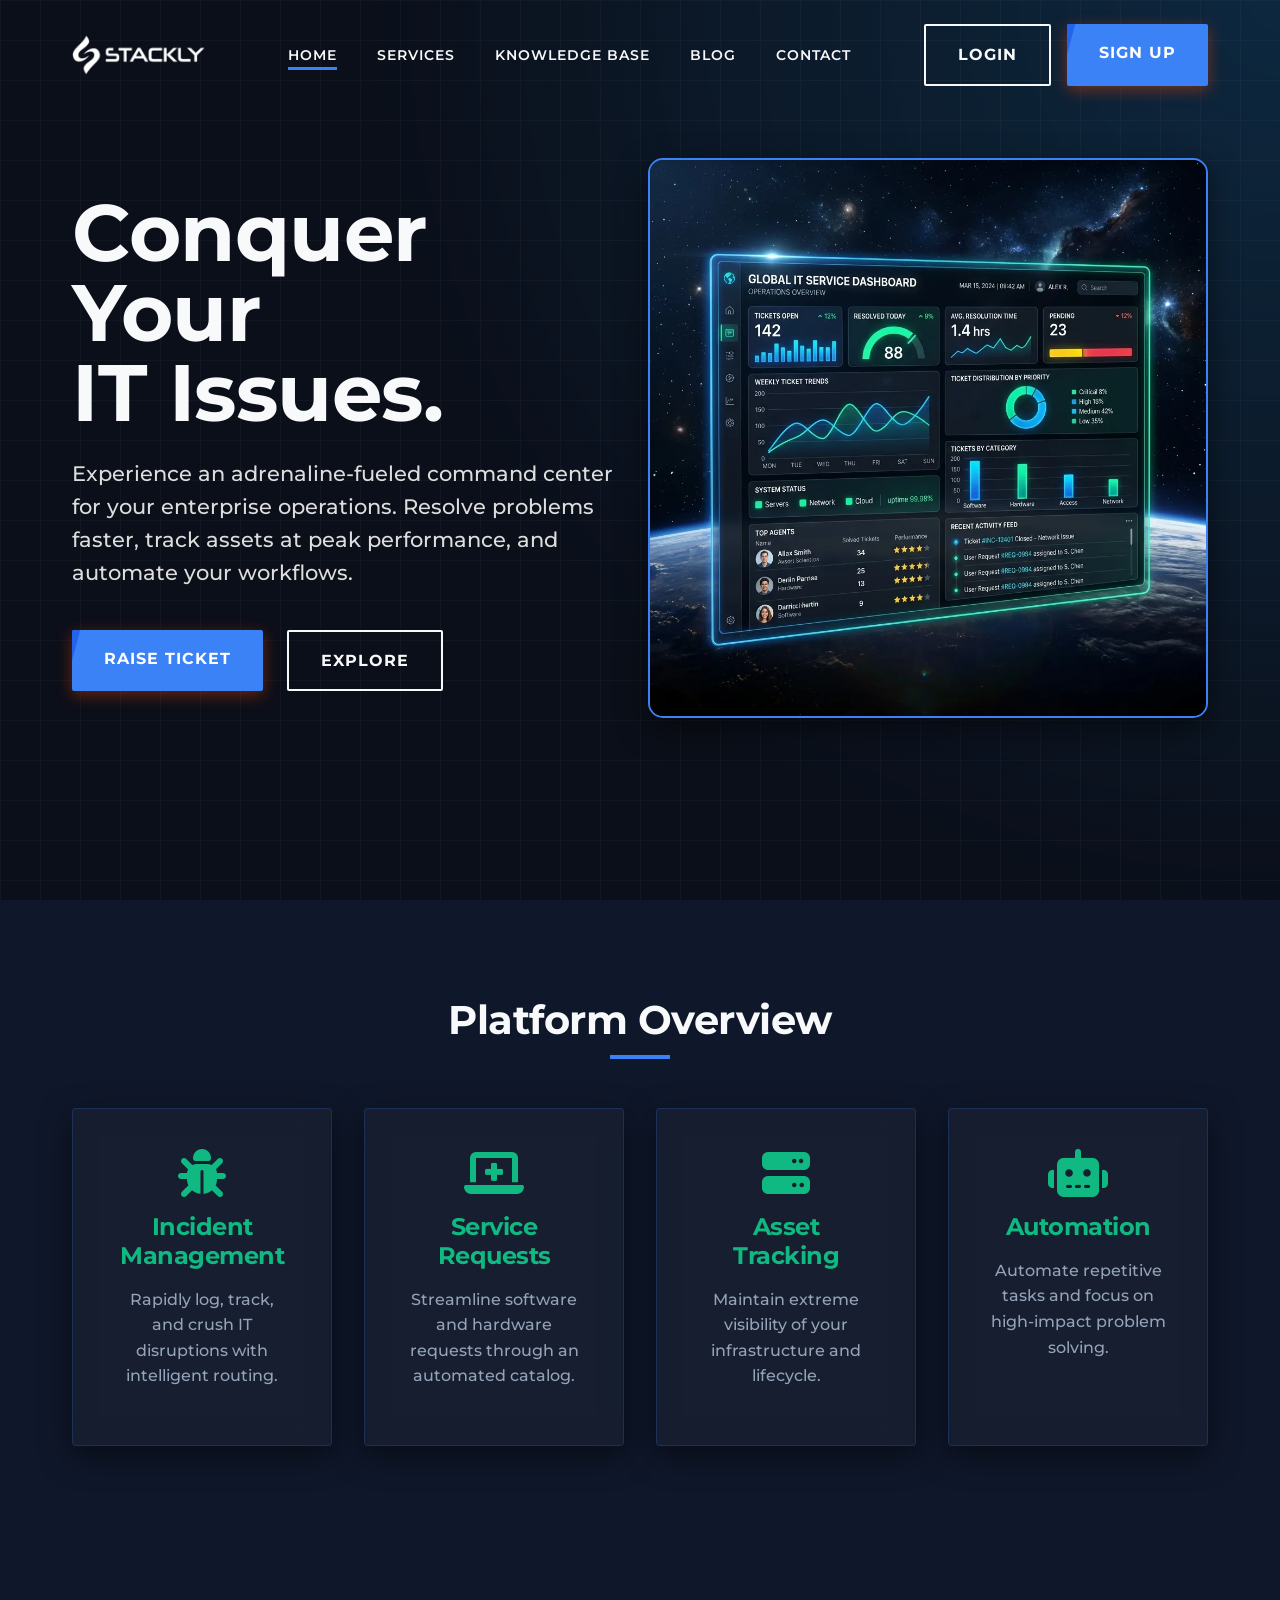
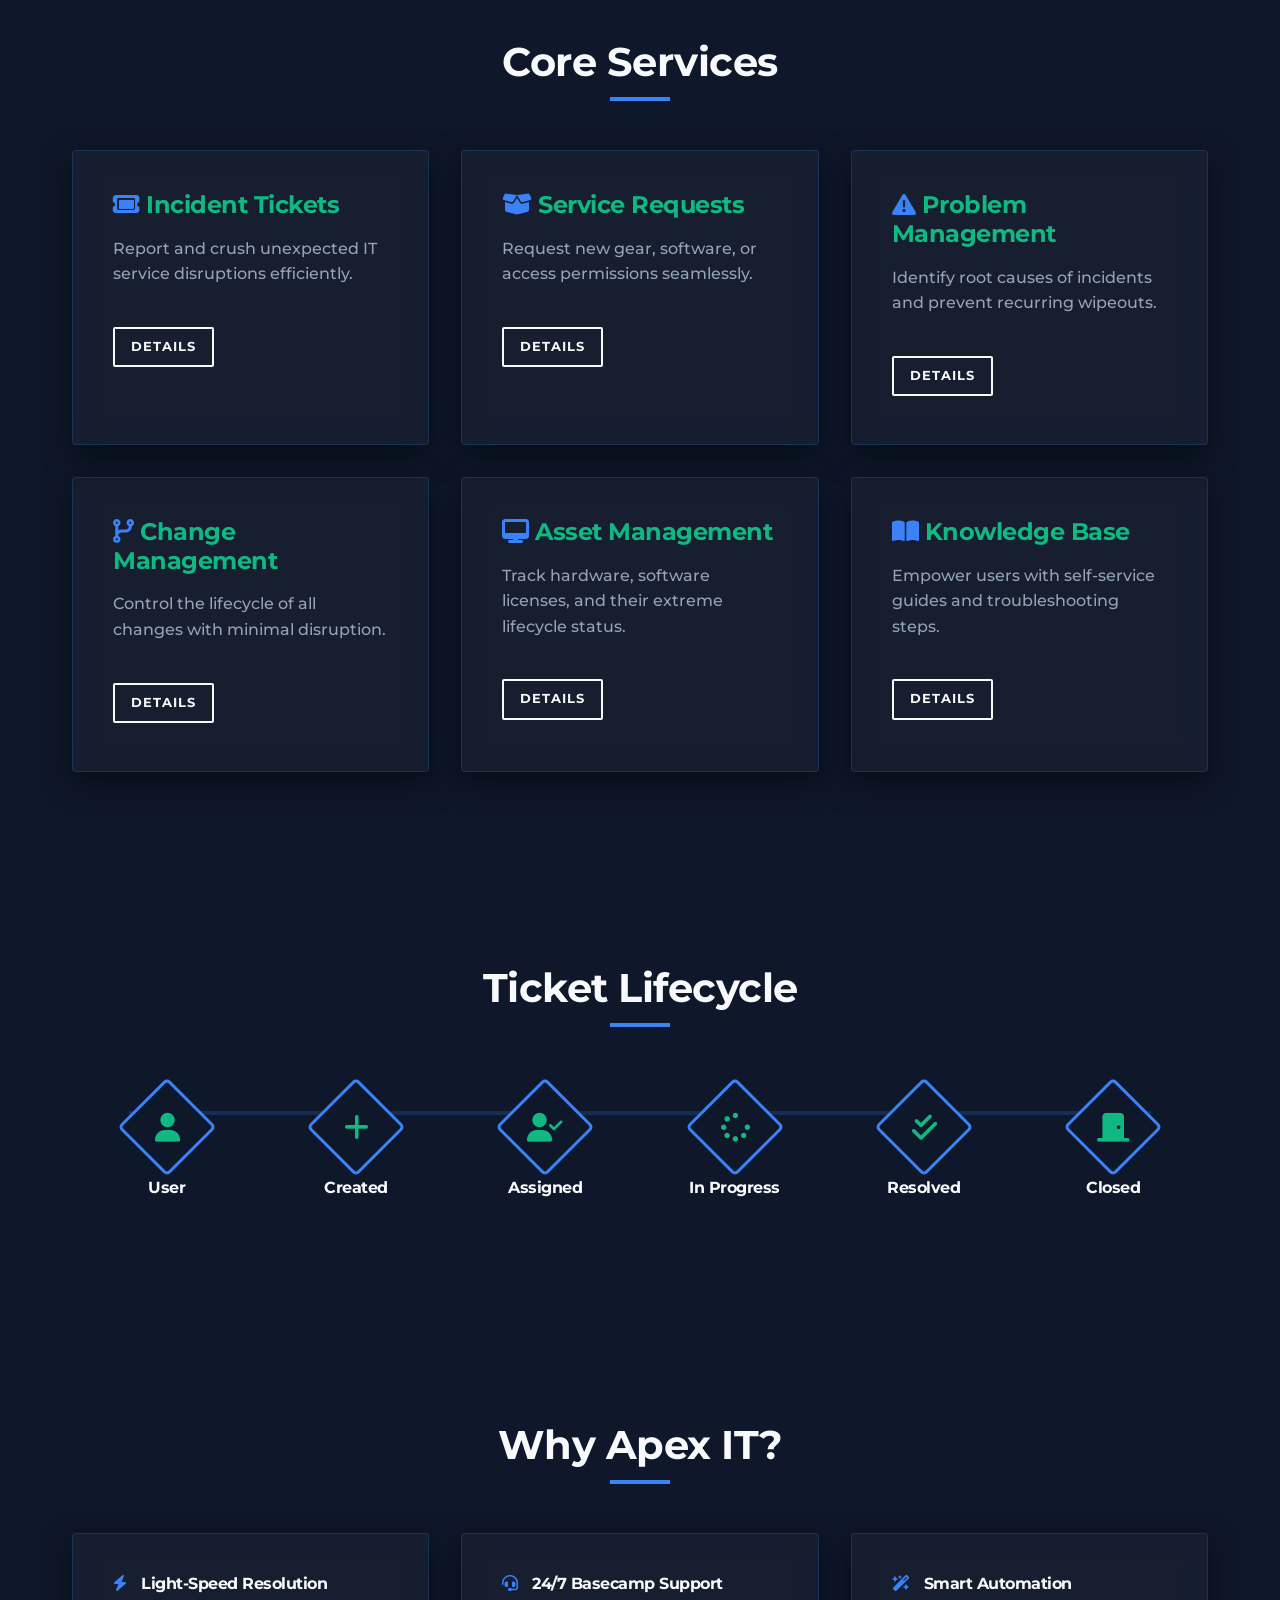
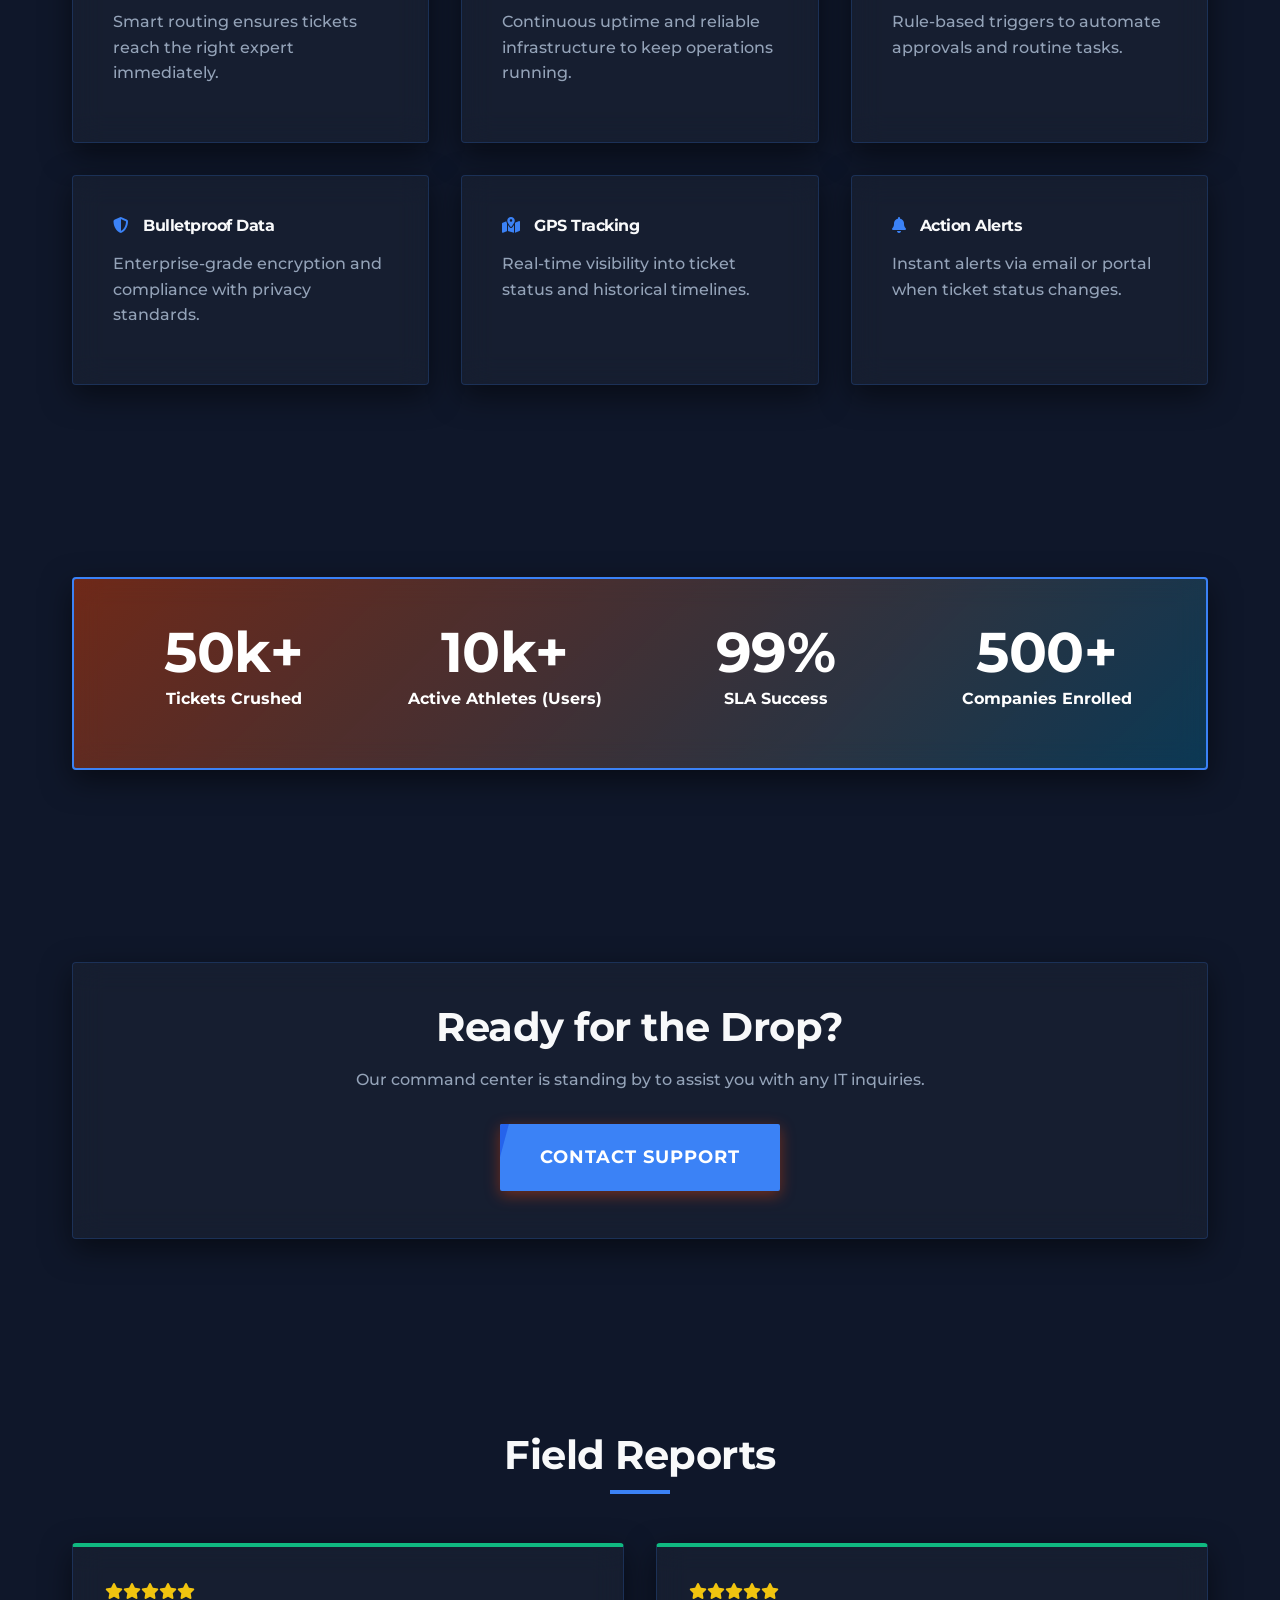
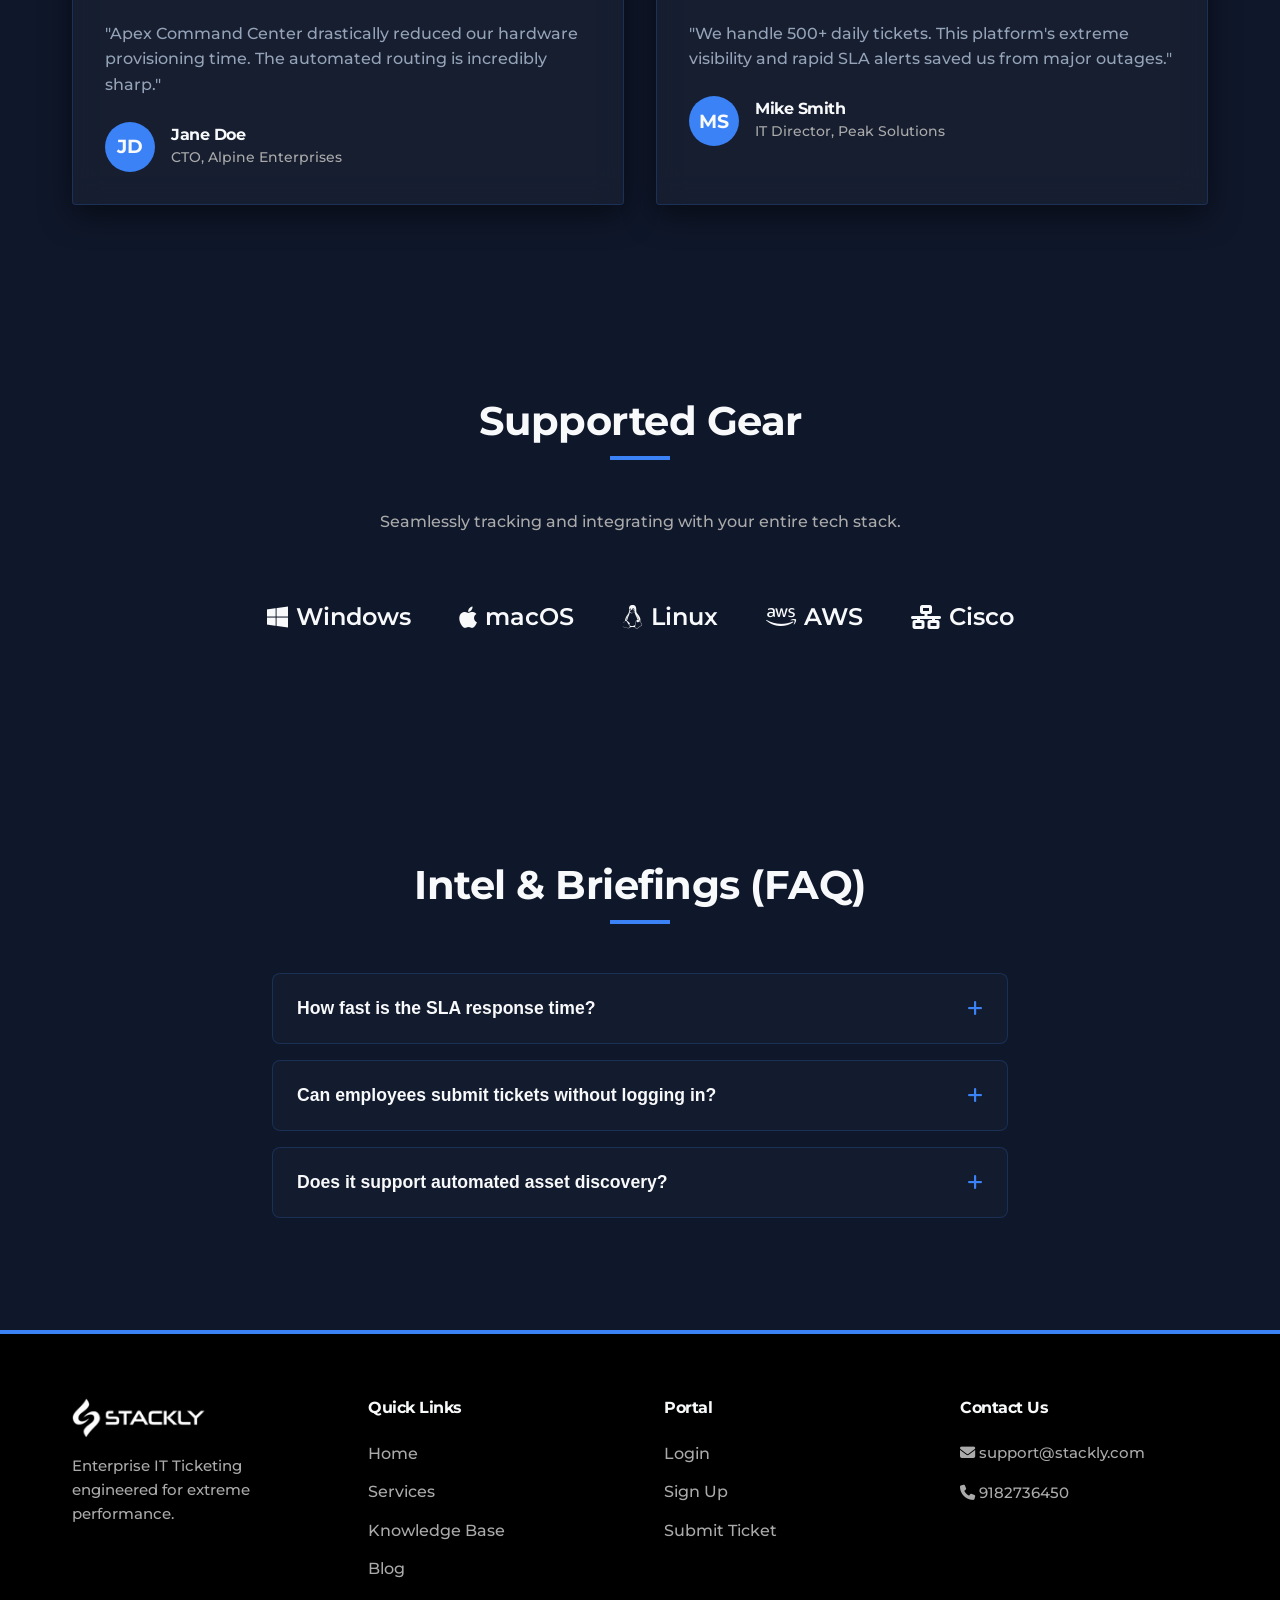
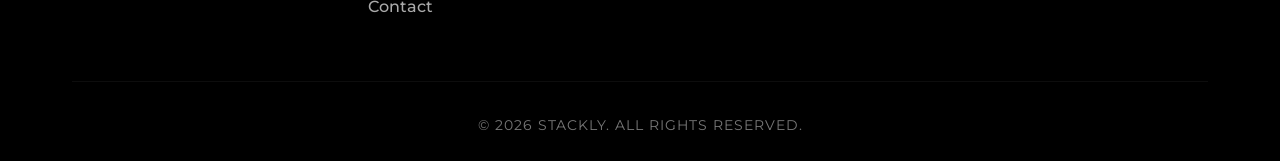
<file: index.html>
<!DOCTYPE html>
<html lang="en">
<head>
  <meta charset="UTF-8">
  <meta name="viewport" content="width=device-width, initial-scale=1.0">
  <meta name="description" content="Apex IT - Extreme IT Support Ticketing Tool">
  <title>Apex IT Ticketing | Action Command Center</title>
  
  <link rel="stylesheet" href="https://cdnjs.cloudflare.com/ajax/libs/font-awesome/6.4.0/css/all.min.css">
  <link href="https://unpkg.com/aos@2.3.1/dist/aos.css" rel="stylesheet">
  <link rel="stylesheet" href="css/style.css">
</head>
<body>
  
  <div class="sports-background"></div>
  <div class="dynamic-lines"></div>

  <header>
    <div class="container nav-container">
      <nav>
        <a href="index.html" class="logo" style="display:flex; align-items:center;"><img src="assets/logo.webp" alt="Apex IT Logo" style="height: 40px; margin-right: 10px;"></a>
        
        <ul class="nav-links">
          <li><a href="index.html" class="active">Home</a></li>
          <li><a href="services.html">Services</a></li>
          <li><a href="knowledge-base.html">Knowledge Base</a></li>
          <li><a href="blog.html">Blog</a></li>
          <li><a href="contact.html">Contact</a></li>
        </ul>
        
        <div class="nav-actions">
          <a href="login.html" class="btn btn-outline">Login</a>
          <a href="signup.html" class="btn btn-primary">Sign Up</a>
        </div>
        
        <button class="hamburger">
          <i class="fa-solid fa-bars"></i>
        </button>
      </nav>
    </div>
  </header>

  <main>
    <section class="hero" id="home">
      <div class="container grid-2-col" style="align-items: center;">
        <div class="hero-content text-left" data-aos="fade-right">
          <h1 style="text-align: left;">Conquer Your<br>IT Issues.</h1>
          <p style="text-align: left;">Experience an adrenaline-fueled command center for your enterprise operations. Resolve problems faster, track assets at peak performance, and automate your workflows.</p>
          <div class="hero-btns" style="justify-content: flex-start;">
            <a href="404.html" class="btn btn-primary">Raise Ticket</a>
            <a href="404.html" class="btn btn-outline">Explore</a>
          </div>
        </div>
        <div data-aos="fade-left" style="text-align: center;">
          <img src="assets/index_hero.webp" alt="Command Center Dashboard" style="max-width: 100%; border-radius: 15px; box-shadow: 0 10px 30px rgba(0, 0, 0, 0.5); border: 2px solid var(--primary-action);">
        </div>
      </div>
    </section>

    <section class="about" id="about">
      <div class="container">
        <h2 class="section-title" data-aos="fade-down">Platform Overview</h2>
        <div class="about-grid" style="display: grid; grid-template-columns: repeat(auto-fit, minmax(250px, 1fr)); gap: 2rem;">
          <div class="glass-card text-center" data-aos="flip-left" data-aos-delay="100">
            <i class="fa-solid fa-bug" style="font-size: 3rem; color: var(--secondary-accent); margin-bottom: 1rem;"></i>
            <h3>Incident Management</h3>
            <p>Rapidly log, track, and crush IT disruptions with intelligent routing.</p>
          </div>
          <div class="glass-card text-center" data-aos="flip-left" data-aos-delay="200">
            <i class="fa-solid fa-laptop-medical" style="font-size: 3rem; color: var(--secondary-accent); margin-bottom: 1rem;"></i>
            <h3>Service Requests</h3>
            <p>Streamline software and hardware requests through an automated catalog.</p>
          </div>
          <div class="glass-card text-center" data-aos="flip-left" data-aos-delay="300">
            <i class="fa-solid fa-server" style="font-size: 3rem; color: var(--secondary-accent); margin-bottom: 1rem;"></i>
            <h3>Asset Tracking</h3>
            <p>Maintain extreme visibility of your infrastructure and lifecycle.</p>
          </div>
          <div class="glass-card text-center" data-aos="flip-left" data-aos-delay="400">
            <i class="fa-solid fa-robot" style="font-size: 3rem; color: var(--secondary-accent); margin-bottom: 1rem;"></i>
            <h3>Automation</h3>
            <p>Automate repetitive tasks and focus on high-impact problem solving.</p>
          </div>
        </div>
      </div>
    </section>

    <section class="services" id="services">
      <div class="container">
        <h2 class="section-title" data-aos="fade-down">Core Services</h2>
        <div class="services-grid" style="display: grid; grid-template-columns: repeat(auto-fit, minmax(300px, 1fr)); gap: 2rem;">
          <div class="glass-card" data-aos="zoom-in-up" data-aos-delay="100">
            <h3><i class="fa-solid fa-ticket text-action"></i> Incident Tickets</h3>
            <p>Report and crush unexpected IT service disruptions efficiently.</p>
            <a href="404.html" class="btn btn-outline" style="margin-top: 1.5rem; padding: 0.5rem 1rem; font-size: 0.8rem;">Details</a>
          </div>
          <div class="glass-card" data-aos="zoom-in-up" data-aos-delay="200">
            <h3><i class="fa-solid fa-box-open text-action"></i> Service Requests</h3>
            <p>Request new gear, software, or access permissions seamlessly.</p>
            <a href="404.html" class="btn btn-outline" style="margin-top: 1.5rem; padding: 0.5rem 1rem; font-size: 0.8rem;">Details</a>
          </div>
          <div class="glass-card" data-aos="zoom-in-up" data-aos-delay="300">
            <h3><i class="fa-solid fa-triangle-exclamation text-action"></i> Problem Management</h3>
            <p>Identify root causes of incidents and prevent recurring wipeouts.</p>
            <a href="404.html" class="btn btn-outline" style="margin-top: 1.5rem; padding: 0.5rem 1rem; font-size: 0.8rem;">Details</a>
          </div>
          <div class="glass-card" data-aos="zoom-in-up" data-aos-delay="400">
            <h3><i class="fa-solid fa-code-branch text-action"></i> Change Management</h3>
            <p>Control the lifecycle of all changes with minimal disruption.</p>
            <a href="404.html" class="btn btn-outline" style="margin-top: 1.5rem; padding: 0.5rem 1rem; font-size: 0.8rem;">Details</a>
          </div>
          <div class="glass-card" data-aos="zoom-in-up" data-aos-delay="500">
            <h3><i class="fa-solid fa-desktop text-action"></i> Asset Management</h3>
            <p>Track hardware, software licenses, and their extreme lifecycle status.</p>
            <a href="404.html" class="btn btn-outline" style="margin-top: 1.5rem; padding: 0.5rem 1rem; font-size: 0.8rem;">Details</a>
          </div>
          <div class="glass-card" data-aos="zoom-in-up" data-aos-delay="600">
            <h3><i class="fa-solid fa-book-open text-action"></i> Knowledge Base</h3>
            <p>Empower users with self-service guides and troubleshooting steps.</p>
            <a href="knowledge-base.html" class="btn btn-outline" style="margin-top: 1.5rem; padding: 0.5rem 1rem; font-size: 0.8rem;">Details</a>
          </div>
        </div>
      </div>
    </section>

    <section class="workflow" id="workflow">
      <div class="container">
        <h2 class="section-title" data-aos="fade-down">Ticket Lifecycle</h2>
        <div class="workflow-timeline" style="display: flex; justify-content: space-between; align-items: center; flex-wrap: wrap; position: relative;" data-aos="zoom-in">
          <style>
            .step { text-align: center; flex: 1; min-width: 120px; margin: 1rem 0; z-index: 1; }
            .step-icon { width: 70px; height: 70px; background: var(--bg-dark); border-radius: 5px; display: flex; align-items: center; justify-content: center; margin: 0 auto 1rem; font-size: 1.8rem; border: 3px solid var(--primary-action); transition: var(--transition); transform: rotate(45deg); color: var(--secondary-accent); }
            .step-icon i { transform: rotate(-45deg); }
            .step:hover .step-icon { background: var(--primary-action); color: #fff; transform: rotate(0deg); border-radius: 50%; }
            .step:hover .step-icon i { transform: rotate(0deg); }
            .workflow-line { position: absolute; top: 35px; left: 5%; right: 5%; height: 4px; background: var(--glass-border); z-index: 0; }
            @media (max-width: 768px) { .workflow-line { display: none; } }
          </style>
          <div class="workflow-line"></div>
          
          <div class="step" data-aos="fade-right" data-aos-delay="100">
            <div class="step-icon"><i class="fa-solid fa-user"></i></div>
            <h4>User</h4>
          </div>
          <div class="step" data-aos="fade-right" data-aos-delay="200">
            <div class="step-icon"><i class="fa-solid fa-plus"></i></div>
            <h4>Created</h4>
          </div>
          <div class="step" data-aos="fade-right" data-aos-delay="300">
            <div class="step-icon"><i class="fa-solid fa-user-check"></i></div>
            <h4>Assigned</h4>
          </div>
          <div class="step" data-aos="fade-right" data-aos-delay="400">
            <div class="step-icon"><i class="fa-solid fa-spinner"></i></div>
            <h4>In Progress</h4>
          </div>
          <div class="step" data-aos="fade-right" data-aos-delay="500">
            <div class="step-icon"><i class="fa-solid fa-check-double"></i></div>
            <h4>Resolved</h4>
          </div>
          <div class="step" data-aos="fade-right" data-aos-delay="600">
            <div class="step-icon"><i class="fa-solid fa-door-closed"></i></div>
            <h4>Closed</h4>
          </div>
        </div>
      </div>
    </section>

    <section class="why-choose" id="features">
      <div class="container">
        <h2 class="section-title" data-aos="fade-down">Why Apex IT?</h2>
        <div style="display: grid; grid-template-columns: repeat(auto-fit, minmax(300px, 1fr)); gap: 2rem;">
          <div class="glass-card" data-aos="slide-right">
            <h4><i class="fa-solid fa-bolt text-action" style="margin-right: 10px;"></i> Light-Speed Resolution</h4>
            <p>Smart routing ensures tickets reach the right expert immediately.</p>
          </div>
          <div class="glass-card" data-aos="slide-up" data-aos-delay="100">
            <h4><i class="fa-solid fa-headset text-action" style="margin-right: 10px;"></i> 24/7 Basecamp Support</h4>
            <p>Continuous uptime and reliable infrastructure to keep operations running.</p>
          </div>
          <div class="glass-card" data-aos="slide-left" data-aos-delay="200">
            <h4><i class="fa-solid fa-wand-magic-sparkles text-action" style="margin-right: 10px;"></i> Smart Automation</h4>
            <p>Rule-based triggers to automate approvals and routine tasks.</p>
          </div>
          <div class="glass-card" data-aos="slide-right">
            <h4><i class="fa-solid fa-shield-halved text-action" style="margin-right: 10px;"></i> Bulletproof Data</h4>
            <p>Enterprise-grade encryption and compliance with privacy standards.</p>
          </div>
          <div class="glass-card" data-aos="slide-up" data-aos-delay="100">
            <h4><i class="fa-solid fa-map-location-dot text-action" style="margin-right: 10px;"></i> GPS Tracking</h4>
            <p>Real-time visibility into ticket status and historical timelines.</p>
          </div>
          <div class="glass-card" data-aos="slide-left" data-aos-delay="200">
            <h4><i class="fa-solid fa-bell text-action" style="margin-right: 10px;"></i> Action Alerts</h4>
            <p>Instant alerts via email or portal when ticket status changes.</p>
          </div>
        </div>
      </div>
    </section>

    <section class="statistics" id="stats">
      <div class="container">
        <div class="glass-card" data-aos="zoom-in" style="background: linear-gradient(135deg, rgba(255, 69, 0, 0.4), rgba(0, 191, 255, 0.2)); text-align: center; border: 2px solid var(--primary-action);">
          <div style="display: grid; grid-template-columns: repeat(auto-fit, minmax(200px, 1fr)); gap: 2rem;">
            <div data-aos="flip-up" data-aos-delay="100">
              <h2 style="font-size: 3.5rem; margin-bottom: 0; color: #fff;">50k+</h2>
              <p style="color: #fff; font-weight: 700;">Tickets Crushed</p>
            </div>
            <div data-aos="flip-up" data-aos-delay="200">
              <h2 style="font-size: 3.5rem; margin-bottom: 0; color: #fff;">10k+</h2>
              <p style="color: #fff; font-weight: 700;">Active Athletes (Users)</p>
            </div>
            <div data-aos="flip-up" data-aos-delay="300">
              <h2 style="font-size: 3.5rem; margin-bottom: 0; color: #fff;">99%</h2>
              <p style="color: #fff; font-weight: 700;">SLA Success</p>
            </div>
            <div data-aos="flip-up" data-aos-delay="400">
              <h2 style="font-size: 3.5rem; margin-bottom: 0; color: #fff;">500+</h2>
              <p style="color: #fff; font-weight: 700;">Companies Enrolled</p>
            </div>
          </div>
        </div>
      </div>
    </section>

    <section class="contact-cta" id="contact">
      <div class="container">
        <div class="glass-card text-center" data-aos="fade-up">
          <h2 style="color: var(--text-light); margin-bottom: 1rem;">Ready for the Drop?</h2>
          <p style="margin-bottom: 2rem;">Our command center is standing by to assist you with any IT inquiries.</p>
          <a href="contact.html" class="btn btn-primary" style="padding: 1.2rem 2.5rem; font-size: 1.1rem;">Contact Support</a>
        </div>
      </div>
    </section>
    <!-- New Sections (Testimonials, Integrations, FAQ) -->
    <section class="testimonials" id="testimonials">
      <div class="container">
        <h2 class="section-title" data-aos="fade-down">Field Reports</h2>
        <div style="display: grid; grid-template-columns: repeat(auto-fit, minmax(300px, 1fr)); gap: 2rem;">
          <div class="glass-card testimonial-card" data-aos="zoom-in" data-aos-delay="100">
            <div class="stars"><i class="fa-solid fa-star"></i><i class="fa-solid fa-star"></i><i class="fa-solid fa-star"></i><i class="fa-solid fa-star"></i><i class="fa-solid fa-star"></i></div>
            <p>"Apex Command Center drastically reduced our hardware provisioning time. The automated routing is incredibly sharp."</p>
            <div class="testimonial-author">
              <div class="author-avatar">JD</div>
              <div class="author-info">
                <h4>Jane Doe</h4>
                <p>CTO, Alpine Enterprises</p>
              </div>
            </div>
          </div>
          <div class="glass-card testimonial-card" data-aos="zoom-in" data-aos-delay="200">
            <div class="stars"><i class="fa-solid fa-star"></i><i class="fa-solid fa-star"></i><i class="fa-solid fa-star"></i><i class="fa-solid fa-star"></i><i class="fa-solid fa-star"></i></div>
            <p>"We handle 500+ daily tickets. This platform's extreme visibility and rapid SLA alerts saved us from major outages."</p>
            <div class="testimonial-author">
              <div class="author-avatar">MS</div>
              <div class="author-info">
                <h4>Mike Smith</h4>
                <p>IT Director, Peak Solutions</p>
              </div>
            </div>
          </div>
        </div>
      </div>
    </section>

    <section class="integrations text-center" id="integrations">
      <div class="container">
        <h2 class="section-title" data-aos="fade-down">Supported Gear</h2>
        <p data-aos="fade-up" style="color: #aaa; margin-bottom: 2rem;">Seamlessly tracking and integrating with your entire tech stack.</p>
        <div class="integrations-scroll" data-aos="zoom-in-up">
          <div class="integration-item"><i class="fa-brands fa-windows"></i> Windows</div>
          <div class="integration-item"><i class="fa-brands fa-apple"></i> macOS</div>
          <div class="integration-item"><i class="fa-brands fa-linux"></i> Linux</div>
          <div class="integration-item"><i class="fa-brands fa-aws"></i> AWS</div>
          <div class="integration-item"><i class="fa-solid fa-network-wired"></i> Cisco</div>
        </div>
      </div>
    </section>

    <section class="faq" id="faq">
      <div class="container" style="max-width: 800px;">
        <h2 class="section-title" data-aos="fade-down">Intel & Briefings (FAQ)</h2>
        <div class="faq-list" data-aos="fade-up">
          <div class="faq-item">
            <button class="faq-question">How fast is the SLA response time? <i class="fa-solid fa-plus faq-icon"></i></button>
            <div class="faq-answer">
              <p style="padding-top: 1rem;">Critical priority tickets trigger immediate alerts with a mandatory 15-minute response SLA. Normal tickets guarantee a 4-hour response.</p>
            </div>
          </div>
          <div class="faq-item">
            <button class="faq-question">Can employees submit tickets without logging in? <i class="fa-solid fa-plus faq-icon"></i></button>
            <div class="faq-answer">
              <p style="padding-top: 1rem;">Security is our top priority. All field agents and employees must authenticate via the portal before transmitting a service request.</p>
            </div>
          </div>
          <div class="faq-item">
            <button class="faq-question">Does it support automated asset discovery? <i class="fa-solid fa-plus faq-icon"></i></button>
            <div class="faq-answer">
              <p style="padding-top: 1rem;">Yes, the platform integrates natively with AD and leading MDM solutions to keep your hardware and software inventory in perfect sync.</p>
            </div>
          </div>
        </div>
      </div>
    </section>
  </main>

  <footer>
    <div class="container">
      <div class="footer-content">
        <div class="footer-col">
          <a href="index.html" class="logo" style="margin-bottom: 1rem; display: inline-flex; align-items:center;"><img src="assets/logo.webp" alt="Apex IT Logo" style="height: 40px; margin-right: 10px;"> </a>
          <p>Enterprise IT Ticketing engineered for extreme performance.</p>
        </div>
        <div class="footer-col">
          <h4>Quick Links</h4>
          <ul>
            <li><a href="index.html">Home</a></li>
            <li><a href="services.html">Services</a></li>
            <li><a href="knowledge-base.html">Knowledge Base</a></li>
          <li><a href="blog.html">Blog</a></li>
          <li><a href="contact.html">Contact</a></li>
          </ul>
        </div>
        <div class="footer-col">
          <h4>Portal</h4>
          <ul>
            <li><a href="404.html">Login</a></li>
            <li><a href="404.html">Sign Up</a></li>
            <li><a href="404.html">Submit Ticket</a></li>
          </ul>
        </div>
        <div class="footer-col">
          <h4>Contact Us</h4>
          <p><i class="fa-solid fa-envelope"></i> support@stackly.com</p>
          <p><i class="fa-solid fa-phone"></i> 9182736450</p>
        </div>
      </div>
      <div class="footer-bottom">
        &copy; 2026 Stackly. All rights reserved.
      </div>
    </div>
  </footer>

  <script src="https://unpkg.com/aos@2.3.1/dist/aos.js"></script>
  <script src="js/main.js"></script>
</body>
</html>
</file>
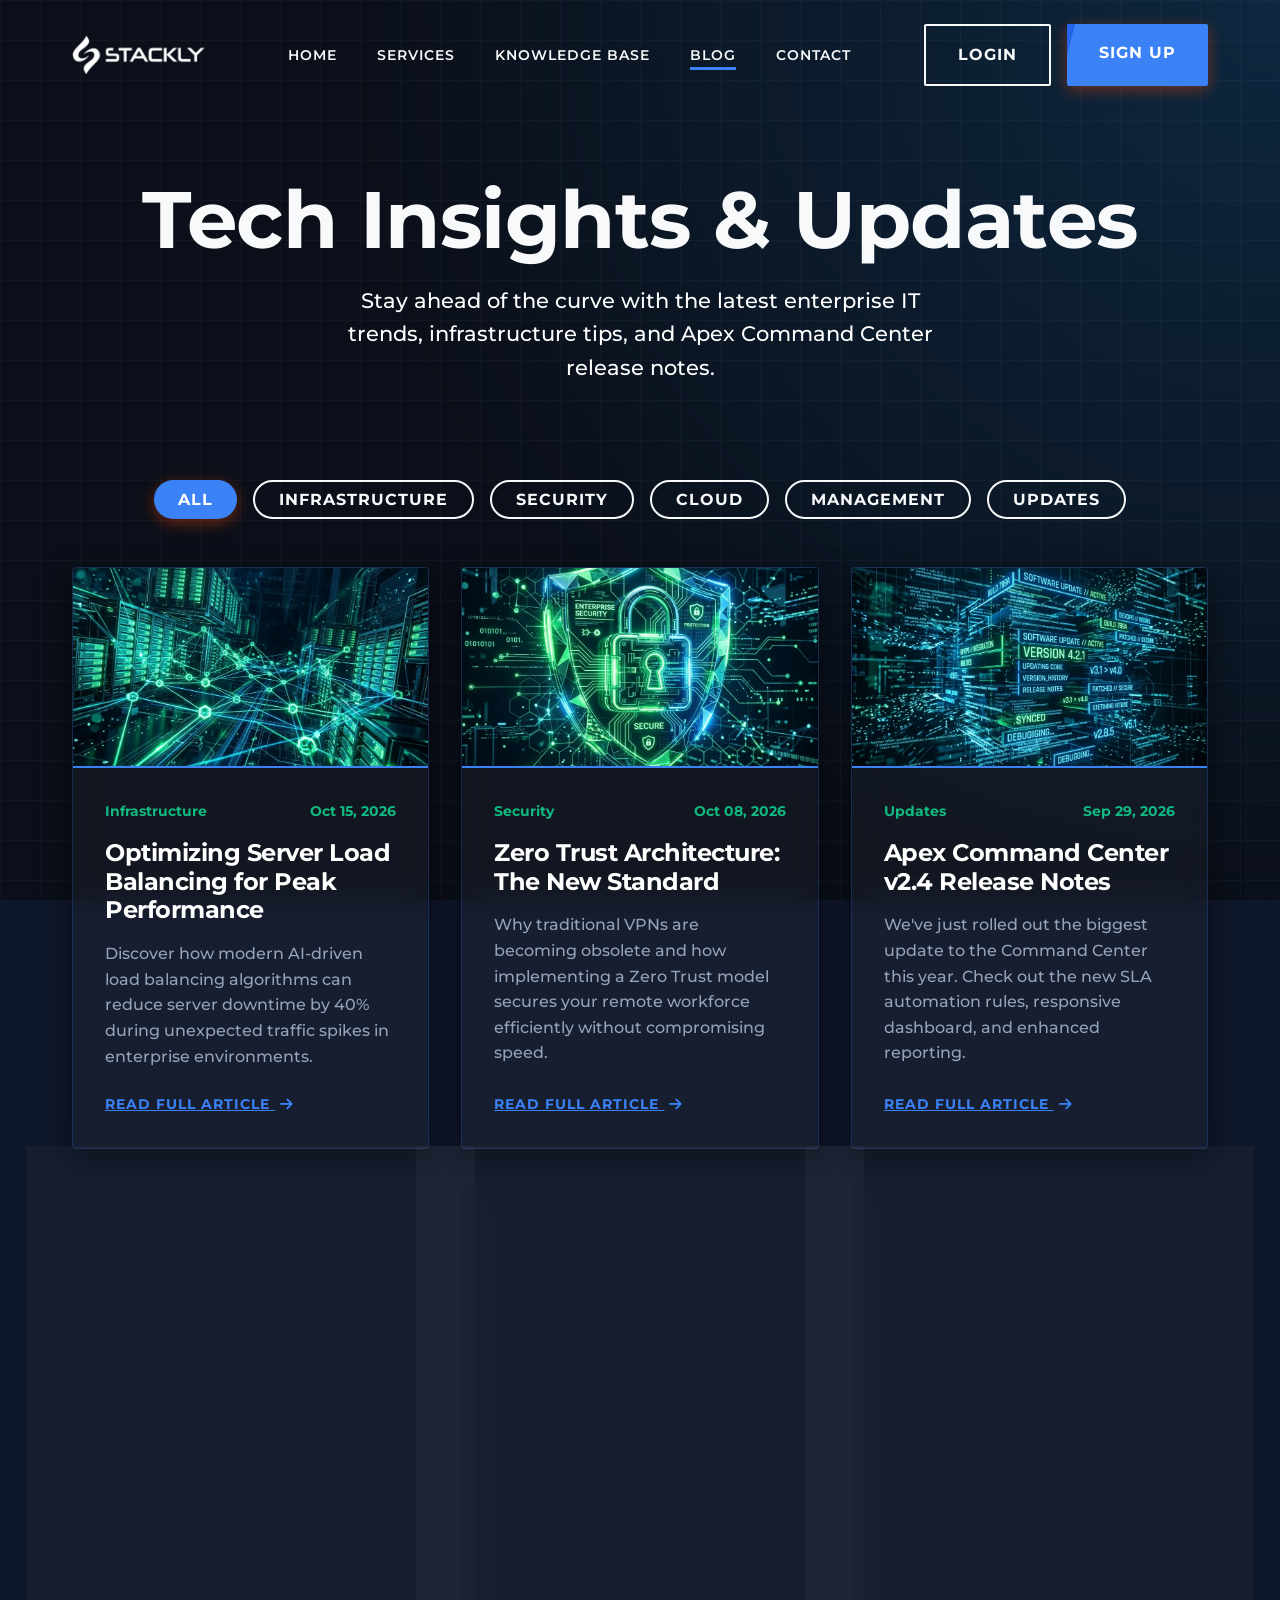
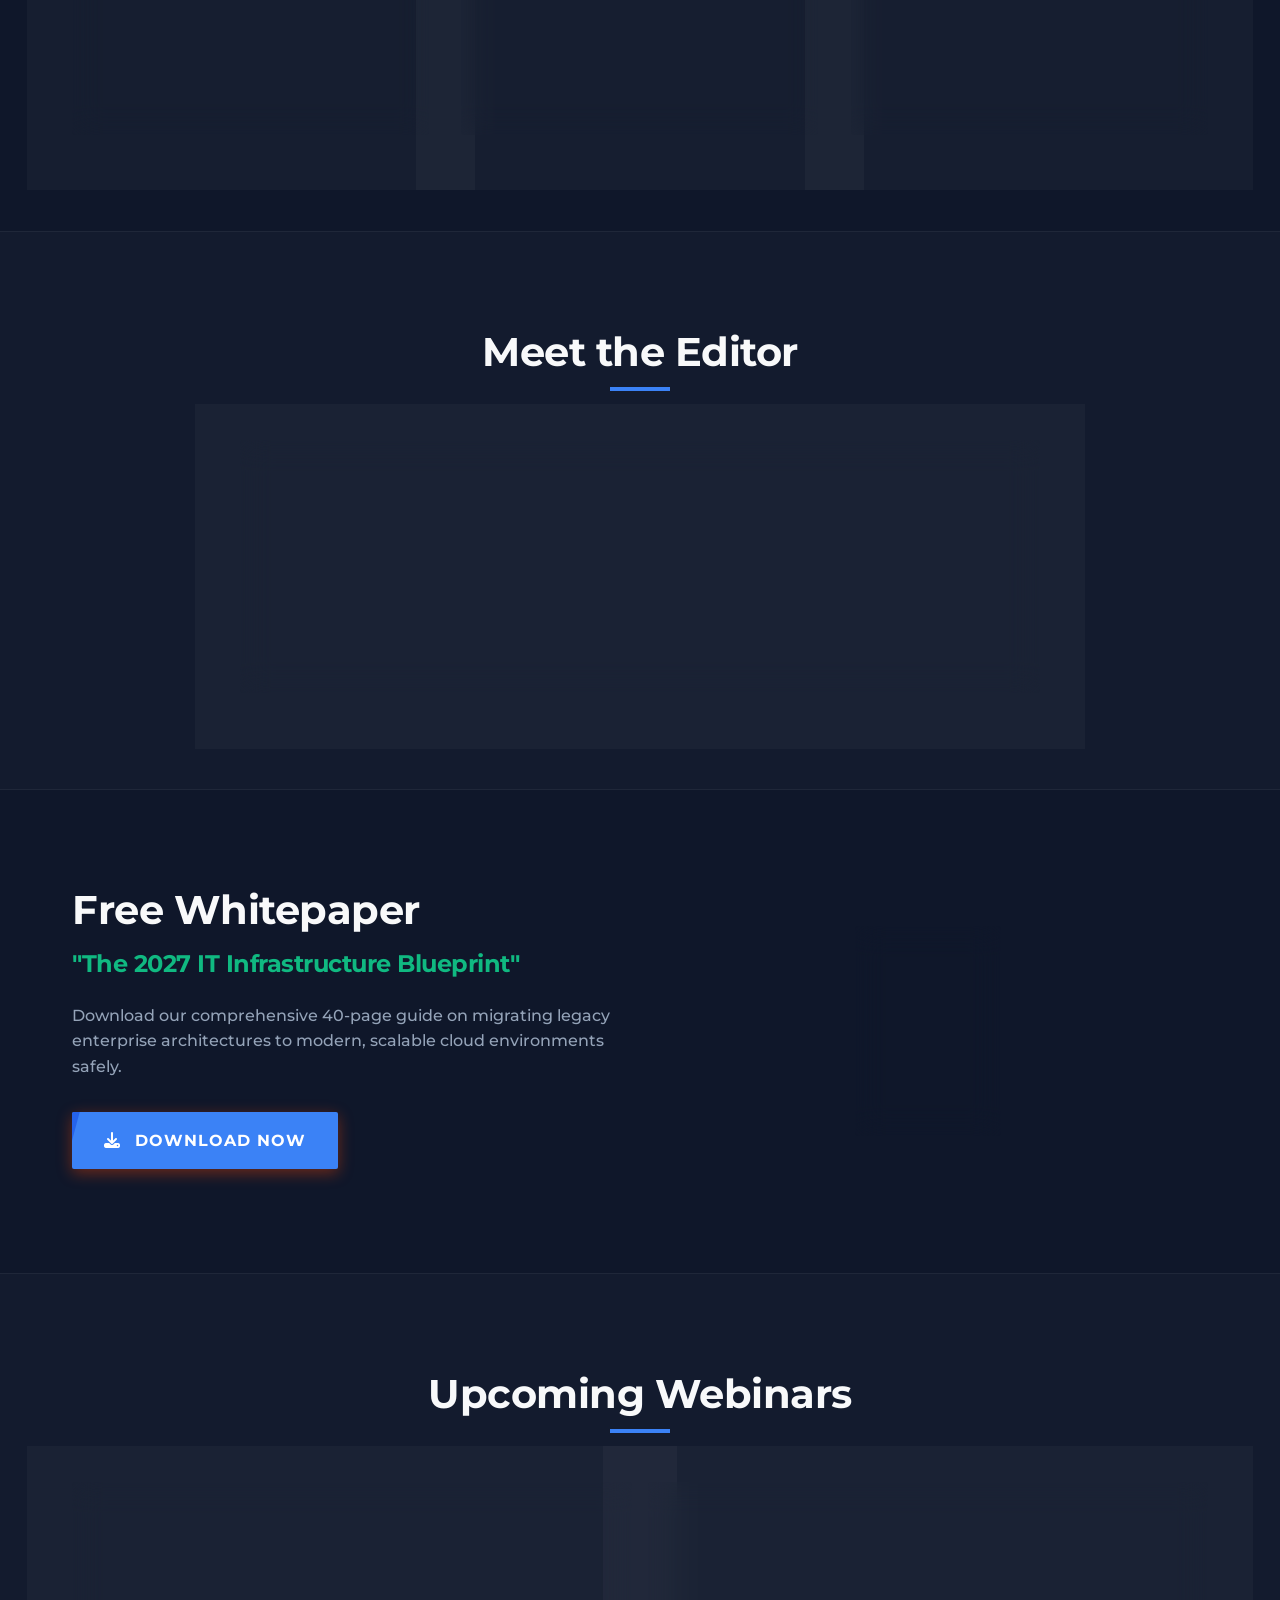
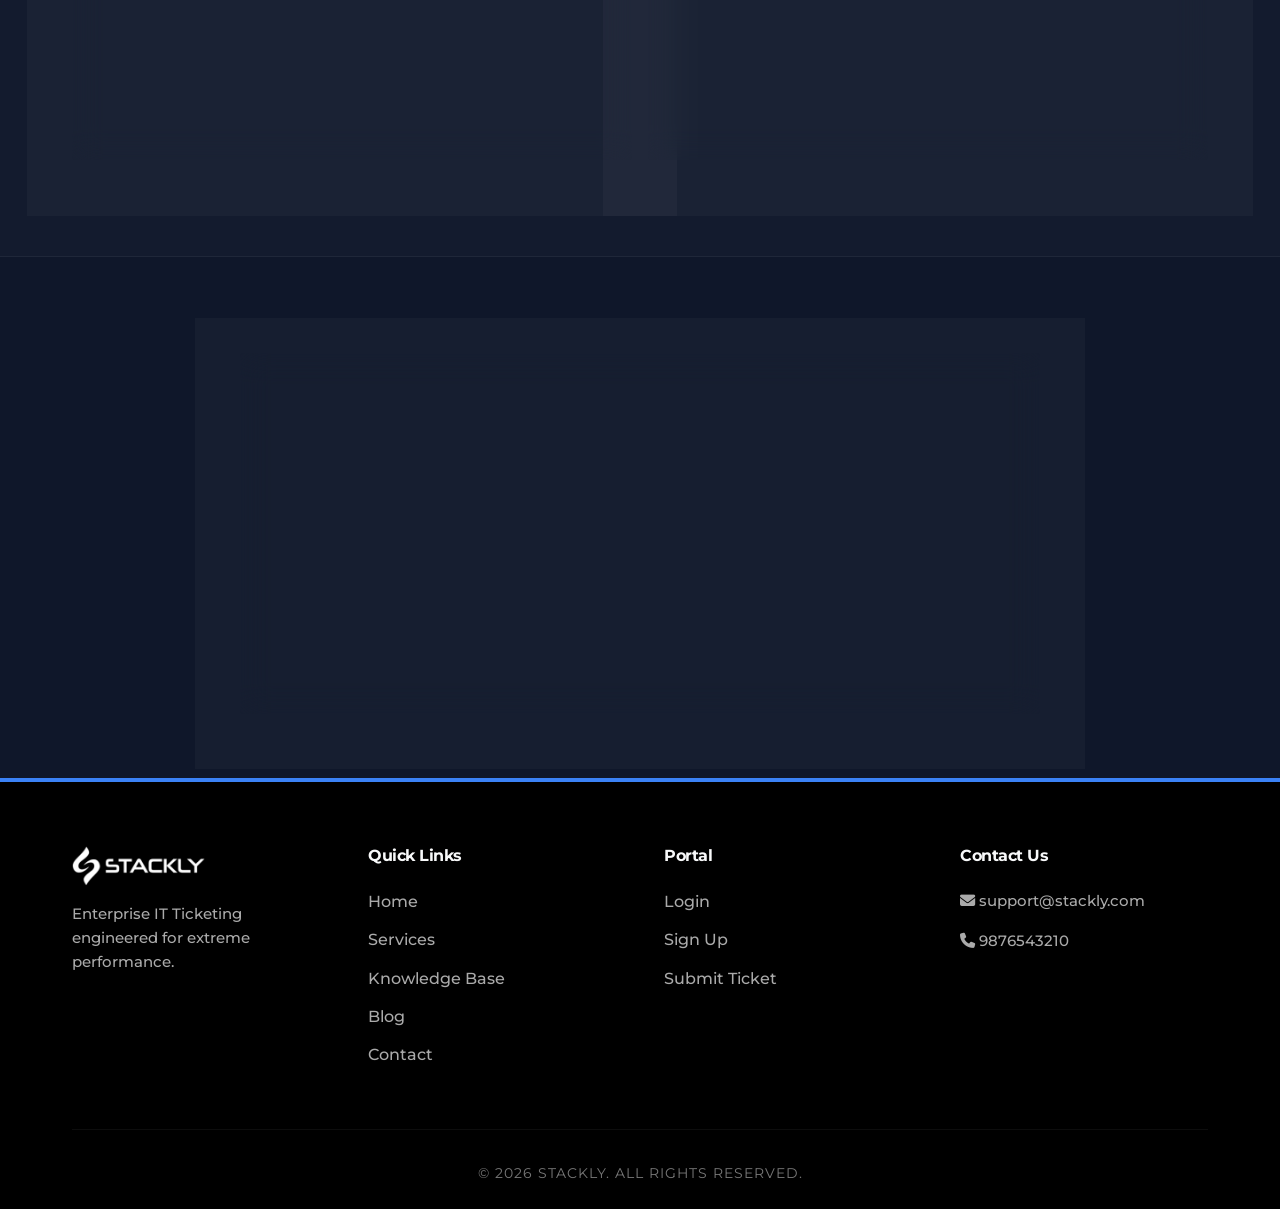
<file: blog.html>
<!DOCTYPE html>
<html lang="en">
<head>
  <meta charset="UTF-8">
  <meta name="viewport" content="width=device-width, initial-scale=1.0">
  <title>Blog | Apex Command Center</title>
  <link rel="stylesheet" href="https://cdnjs.cloudflare.com/ajax/libs/font-awesome/6.4.0/css/all.min.css">
  <link href="https://unpkg.com/aos@2.3.1/dist/aos.css" rel="stylesheet">
  <link rel="stylesheet" href="css/style.css">
  <style>
    .blog-grid {
      display: grid;
      grid-template-columns: repeat(auto-fit, minmax(320px, 1fr));
      gap: 2rem;
      margin-top: 3rem;
    }
    .blog-card {
      display: flex;
      flex-direction: column;
      height: 100%;
      padding: 0;
      overflow: hidden;
    }
    .blog-image {
      height: 200px;
      background: linear-gradient(135deg, var(--bg-dark), rgba(59, 130, 246, 0.2));
      border-bottom: 2px solid var(--primary-action);
      display: flex;
      align-items: center;
      justify-content: center;
      font-size: 4rem;
      color: rgba(255, 255, 255, 0.1);
    }
    .blog-content {
      padding: 2rem;
      flex: 1;
      display: flex;
      flex-direction: column;
    }
    .blog-meta {
      display: flex;
      justify-content: space-between;
      color: var(--secondary-accent);
      font-size: 0.9rem;
      margin-bottom: 1rem;
      font-weight: bold;
    }
    .blog-title {
      font-size: 1.5rem;
      margin-bottom: 1rem;
      color: #fff;
    }
    .blog-excerpt {
      color: var(--text-muted);
      margin-bottom: 1.5rem;
      flex: 1;
    }
    .read-more {
      align-self: flex-start;
      font-weight: bold;
      text-transform: uppercase;
      letter-spacing: 1px;
      font-size: 0.9rem;
    }
    .read-more i {
      transition: transform 0.3s ease;
    }
    .read-more:hover i {
      transform: translateX(5px);
    }
  </style>
</head>
<body>
  
  <div class="sports-background"></div>
  <div class="dynamic-lines"></div>

  <header>
    <div class="container nav-container">
      <nav>
        <a href="index.html" class="logo" style="display:flex; align-items:center;"><img src="assets/logo.webp" alt="Apex IT Logo" style="height: 40px; margin-right: 10px;"> </a>
        <ul class="nav-links">
          <li><a href="index.html">Home</a></li>
          <li><a href="services.html">Services</a></li>
          <li><a href="knowledge-base.html">Knowledge Base</a></li>
          <li><a href="blog.html" class="active">Blog</a></li>
          <li><a href="contact.html">Contact</a></li>
        </ul>
        <div class="nav-actions">
          <a href="login.html" class="btn btn-outline">Login</a>
          <a href="signup.html" class="btn btn-primary">Sign Up</a>
        </div>
        <button class="hamburger"><i class="fa-solid fa-bars"></i></button>
      </nav>
    </div>
  </header>

    <main style="padding-top: 100px;">
    <!-- Hero -->
    <section class="hero text-center" style="min-height: 40vh;">
      <div class="container">
        <h1 data-aos="zoom-in">Tech Insights & Updates</h1>
        <p data-aos="fade-up" data-aos-delay="200" style="max-width: 600px; margin: 0 auto; color: #fff;">Stay ahead of the curve with the latest enterprise IT trends, infrastructure tips, and Apex Command Center release notes.</p>
      </div>
    </section>

    <!-- Blog Posts -->
    <section class="section" style="padding-top: 0;">
      <div class="container">
        
        <!-- Categories Filter -->
        <div id="category-filters" style="display: flex; gap: 1rem; flex-wrap: wrap; justify-content: center; margin-bottom: 3rem;" data-aos="fade-up">
          <button class="filter-btn btn btn-primary" onclick="filterCategory('all')" style="padding: 0.5rem 1.5rem; border-radius: 20px;">All</button>
          <button class="filter-btn btn btn-outline" onclick="filterCategory('infrastructure')" style="padding: 0.5rem 1.5rem; border-radius: 20px;">Infrastructure</button>
          <button class="filter-btn btn btn-outline" onclick="filterCategory('security')" style="padding: 0.5rem 1.5rem; border-radius: 20px;">Security</button>
          <button class="filter-btn btn btn-outline" onclick="filterCategory('cloud')" style="padding: 0.5rem 1.5rem; border-radius: 20px;">Cloud</button>
          <button class="filter-btn btn btn-outline" onclick="filterCategory('management')" style="padding: 0.5rem 1.5rem; border-radius: 20px;">Management</button>
          <button class="filter-btn btn btn-outline" onclick="filterCategory('updates')" style="padding: 0.5rem 1.5rem; border-radius: 20px;">Updates</button>
        </div>

        <div class="blog-grid" id="blog-grid">
          
          <article class="glass-card blog-card" data-category="infrastructure" data-aos="fade-up">
            <div class="blog-image" style="background: none;"><img src="assets/blog_thumb_infrastructure.webp" style="width: 100%; height: 100%; object-fit: cover;"></div>
            <div class="blog-content">
              <div class="blog-meta"><span>Infrastructure</span><span>Oct 15, 2026</span></div>
              <h3 class="blog-title">Optimizing Server Load Balancing for Peak Performance</h3>
              <p class="blog-excerpt">Discover how modern AI-driven load balancing algorithms can reduce server downtime by 40% during unexpected traffic spikes in enterprise environments.</p>
              <a href="404.html" class="text-action read-more">Read Full Article <i class="fa-solid fa-arrow-right" style="margin-left: 5px;"></i></a>
            </div>
          </article>

          <article class="glass-card blog-card" data-category="security" data-aos="fade-up" data-aos-delay="100">
            <div class="blog-image" style="background: none;"><img src="assets/blog_thumb_security.webp" style="width: 100%; height: 100%; object-fit: cover;"></div>
            <div class="blog-content">
              <div class="blog-meta"><span>Security</span><span>Oct 08, 2026</span></div>
              <h3 class="blog-title">Zero Trust Architecture: The New Standard</h3>
              <p class="blog-excerpt">Why traditional VPNs are becoming obsolete and how implementing a Zero Trust model secures your remote workforce efficiently without compromising speed.</p>
              <a href="404.html" class="text-action read-more">Read Full Article <i class="fa-solid fa-arrow-right" style="margin-left: 5px;"></i></a>
            </div>
          </article>

          <article class="glass-card blog-card" data-category="updates" data-aos="fade-up" data-aos-delay="200">
            <div class="blog-image" style="background: none;"><img src="assets/blog_thumb_updates.webp" style="width: 100%; height: 100%; object-fit: cover;"></div>
            <div class="blog-content">
              <div class="blog-meta"><span>Updates</span><span>Sep 29, 2026</span></div>
              <h3 class="blog-title">Apex Command Center v2.4 Release Notes</h3>
              <p class="blog-excerpt">We've just rolled out the biggest update to the Command Center this year. Check out the new SLA automation rules, responsive dashboard, and enhanced reporting.</p>
              <a href="404.html" class="text-action read-more">Read Full Article <i class="fa-solid fa-arrow-right" style="margin-left: 5px;"></i></a>
            </div>
          </article>

          <article class="glass-card blog-card" data-category="cloud" data-aos="fade-up" data-aos-delay="0">
            <div class="blog-image" style="background: none;"><img src="assets/blog_thumb_cloud.webp" style="width: 100%; height: 100%; object-fit: cover;"></div>
            <div class="blog-content">
              <div class="blog-meta"><span>Cloud</span><span>Sep 14, 2026</span></div>
              <h3 class="blog-title">Seamless Hybrid Cloud Migrations</h3>
              <p class="blog-excerpt">Migrating legacy systems doesn't have to be a nightmare. Learn our top strategies for hybrid integrations utilizing containerized microservices.</p>
              <a href="404.html" class="text-action read-more">Read Full Article <i class="fa-solid fa-arrow-right" style="margin-left: 5px;"></i></a>
            </div>
          </article>

          <article class="glass-card blog-card" data-category="management" data-aos="fade-up" data-aos-delay="100">
            <div class="blog-image" style="background: none;"><img src="assets/blog_thumb_management.webp" style="width: 100%; height: 100%; object-fit: cover;"></div>
            <div class="blog-content">
              <div class="blog-meta"><span>Management</span><span>Sep 02, 2026</span></div>
              <h3 class="blog-title">Reducing Ticket Resolution Time</h3>
              <p class="blog-excerpt">A deep dive into how automated ticket routing and self-service knowledge bases can drastically improve your IT department's MTTR (Mean Time To Resolution).</p>
              <a href="404.html" class="text-action read-more">Read Full Article <i class="fa-solid fa-arrow-right" style="margin-left: 5px;"></i></a>
            </div>
          </article>

          <article class="glass-card blog-card" data-category="development" data-aos="fade-up" data-aos-delay="200">
            <div class="blog-image" style="background: none;"><img src="assets/blog_thumb_development.webp" style="width: 100%; height: 100%; object-fit: cover;"></div>
            <div class="blog-content">
              <div class="blog-meta"><span>Development</span><span>Aug 21, 2026</span></div>
              <h3 class="blog-title">Building Scalable Internal APIs</h3>
              <p class="blog-excerpt">Best practices for structuring REST and GraphQL APIs for internal tooling, focusing on rate limiting, security tokens, and comprehensive documentation.</p>
              <a href="404.html" class="text-action read-more">Read Full Article <i class="fa-solid fa-arrow-right" style="margin-left: 5px;"></i></a>
            </div>
          </article>
        </div>
        <p id="no-results" style="display: none; text-align: center; color: var(--text-muted); margin-top: 2rem;">No articles found for this category.</p>
      </div>
    </section>

    <!-- Section 1: Featured Author -->
    <section class="section" style="background: rgba(255,255,255,0.02); border-top: 1px solid rgba(255,255,255,0.05); border-bottom: 1px solid rgba(255,255,255,0.05);">
      <div class="container">
        <h2 class="section-title text-center" data-aos="fade-down">Meet the Editor</h2>
        <div class="glass-card" data-aos="zoom-in" style="max-width: 800px; margin: 0 auto; display: flex; gap: 2rem; align-items: center; flex-wrap: wrap;">
          <div style="width: 120px; height: 120px; border-radius: 50%; display: flex; align-items: center; justify-content: center; flex-shrink: 0; margin: 0 auto; overflow: hidden; border: 3px solid var(--secondary-accent);">
            <img src="assets/blog_author.webp" alt="Dr. Alan Turing" style="width: 100%; height: 100%; object-fit: cover;">
          </div>
          <div style="flex: 1; min-width: 250px; text-align: center;">
            <h3 style="color: #fff; margin-bottom: 0.5rem;">Dr. Alan Turing</h3>
            <p style="color: var(--secondary-accent); font-weight: bold; margin-bottom: 1rem;">Chief Infrastructure Officer</p>
            <p style="color: var(--text-muted);">With over 15 years of experience in enterprise systems, Alan leads our content team to bring you the most actionable, highly-technical IT strategies.</p>
          </div>
        </div>
      </div>
    </section>

    <!-- Section 2: Whitepaper Promo -->
    <section class="section">
      <div class="container">
        <div class="grid-2-col" style="align-items: center;">
          <div data-aos="fade-right">
            <h2 style="font-size: 2.5rem; margin-bottom: 1rem;">Free Whitepaper</h2>
            <h3 style="color: var(--secondary-accent); margin-bottom: 1.5rem;">"The 2027 IT Infrastructure Blueprint"</h3>
            <p style="color: var(--text-muted); margin-bottom: 2rem;">Download our comprehensive 40-page guide on migrating legacy enterprise architectures to modern, scalable cloud environments safely.</p>
            <a href="404.html" class="btn btn-primary"><i class="fa-solid fa-download" style="margin-right: 8px;"></i> Download Now</a>
          </div>
          <div data-aos="fade-left" style="display: flex; justify-content: center;">
            <div class="glass-card" style="padding: 4rem 2rem; background: linear-gradient(45deg, rgba(59,130,246,0.1), rgba(16,185,129,0.1)); border-color: var(--primary-action); text-align: center;">
              <i class="fa-solid fa-file-pdf" style="font-size: 5rem; color: var(--primary-action);"></i>
            </div>
          </div>
        </div>
      </div>
    </section>

    <!-- Section 3: Upcoming Webinars -->
    <section class="section" style="background: rgba(255,255,255,0.02); border-top: 1px solid rgba(255,255,255,0.05); border-bottom: 1px solid rgba(255,255,255,0.05);">
      <div class="container">
        <h2 class="section-title text-center" data-aos="fade-down">Upcoming Webinars</h2>
        <div class="grid-2-col">
          <div class="glass-card" data-aos="fade-up">
            <div style="display: flex; justify-content: space-between; margin-bottom: 1rem; border-bottom: 1px solid rgba(255,255,255,0.1); padding-bottom: 0.5rem;">
              <span style="color: var(--secondary-accent); font-weight: bold;"><i class="fa-regular fa-calendar" style="margin-right: 5px;"></i> Nov 12, 2026</span>
              <span style="color: var(--text-muted);"><i class="fa-regular fa-clock" style="margin-right: 5px;"></i> 2:00 PM EST</span>
            </div>
            <h3 style="color: #fff; margin-bottom: 1rem;">Mastering Automated SLA Tracking</h3>
            <p style="color: var(--text-muted); margin-bottom: 1.5rem;">Join our product specialists for a live walkthrough of the new automation features in Apex Command Center.</p>
            <a href="404.html" class="text-action" style="font-weight: bold;">Register for Free <i class="fa-solid fa-arrow-right" style="margin-left: 5px;"></i></a>
          </div>
          <div class="glass-card" data-aos="fade-up" data-aos-delay="100">
            <div style="display: flex; justify-content: space-between; margin-bottom: 1rem; border-bottom: 1px solid rgba(255,255,255,0.1); padding-bottom: 0.5rem;">
              <span style="color: var(--secondary-accent); font-weight: bold;"><i class="fa-regular fa-calendar" style="margin-right: 5px;"></i> Nov 25, 2026</span>
              <span style="color: var(--text-muted);"><i class="fa-regular fa-clock" style="margin-right: 5px;"></i> 1:00 PM EST</span>
            </div>
            <h3 style="color: #fff; margin-bottom: 1rem;">Cybersecurity Best Practices Q&A</h3>
            <p style="color: var(--text-muted); margin-bottom: 1.5rem;">An open floor Q&A session with our lead security engineers covering Zero Trust and threat mitigation.</p>
            <a href="404.html" class="text-action" style="font-weight: bold;">Register for Free <i class="fa-solid fa-arrow-right" style="margin-left: 5px;"></i></a>
          </div>
        </div>
      </div>
    </section>

    <!-- Newsletter Section -->
    <section class="section" style="padding-bottom: 4rem;">
      <div class="container">
        <div class="glass-card" data-aos="zoom-in" style="text-align: center; max-width: 800px; margin: 0 auto; border-color: var(--secondary-accent);">
          <i class="fa-solid fa-envelope-open-text" style="font-size: 3rem; color: var(--secondary-accent); margin-bottom: 1.5rem;"></i>
          <h2 style="color: #fff; margin-bottom: 1rem;">Subscribe to Our Newsletter</h2>
          <p style="color: var(--text-muted); margin-bottom: 2rem;">Get the latest updates, enterprise IT strategies, and command center tutorials delivered straight to your inbox every month.</p>
          <form action="404.html" method="GET" style="display: flex; gap: 1rem; max-width: 500px; margin: 0 auto; flex-wrap: wrap;">
            <input type="email" placeholder="Enter your email address" class="form-control" style="flex: 1; min-width: 200px;" required>
            <button type="submit" class="btn btn-primary" style="white-space: nowrap;">Subscribe</button>
          </form>
        </div>
      </div>
    </section>

  </main>

  <footer>
    <div class="container">
      <div class="footer-content">
        <div class="footer-col">
          <a href="index.html" class="logo" style="margin-bottom: 1rem; display: inline-flex; align-items:center;"><img src="assets/logo.webp" alt="Apex IT Logo" style="height: 40px; margin-right: 10px;"></a>
          <p>Enterprise IT Ticketing engineered for extreme performance.</p>
        </div>
        <div class="footer-col">
          <h4>Quick Links</h4>
          <ul>
            <li><a href="index.html">Home</a></li>
            <li><a href="services.html">Services</a></li>
            <li><a href="knowledge-base.html">Knowledge Base</a></li>
            <li><a href="blog.html">Blog</a></li>
            <li><a href="contact.html">Contact</a></li>
          </ul>
        </div>
        <div class="footer-col">
          <h4>Portal</h4>
          <ul>
            <li><a href="404.html">Login</a></li>
            <li><a href="404.html">Sign Up</a></li>
            <li><a href="404.html">Submit Ticket</a></li>
          </ul>
        </div>
        <div class="footer-col">
          <h4>Contact Us</h4>
          <p><i class="fa-solid fa-envelope"></i> support@stackly.com</p>
          <p><i class="fa-solid fa-phone"></i> 9876543210</p>
        </div>
      </div>
      <div class="footer-bottom">
        &copy; 2026 stackly. All rights reserved.
      </div>
    </div>
  </footer>

  <script src="https://unpkg.com/aos@2.3.1/dist/aos.js"></script>
  <script src="js/main.js"></script>
  <script>
    function filterCategory(category) {
      const cards = document.querySelectorAll('.blog-card');
      const buttons = document.querySelectorAll('.filter-btn');
      const noResults = document.getElementById('no-results');
      let visibleCount = 0;

      // Update active button state
      buttons.forEach(btn => {
        btn.classList.remove('btn-primary');
        btn.classList.add('btn-outline');
        if (btn.getAttribute('onclick') === `filterCategory('${category}')`) {
          btn.classList.remove('btn-outline');
          btn.classList.add('btn-primary');
        }
      });

      // Filter cards
      cards.forEach(card => {
        if (category === 'all' || card.getAttribute('data-category') === category) {
          card.style.display = 'flex';
          visibleCount++;
        } else {
          card.style.display = 'none';
        }
      });

      // Show 'no results' message if needed
      if (visibleCount === 0) {
        noResults.style.display = 'block';
      } else {
        noResults.style.display = 'none';
      }
    }
  </script>
</body>
</html>
</file>
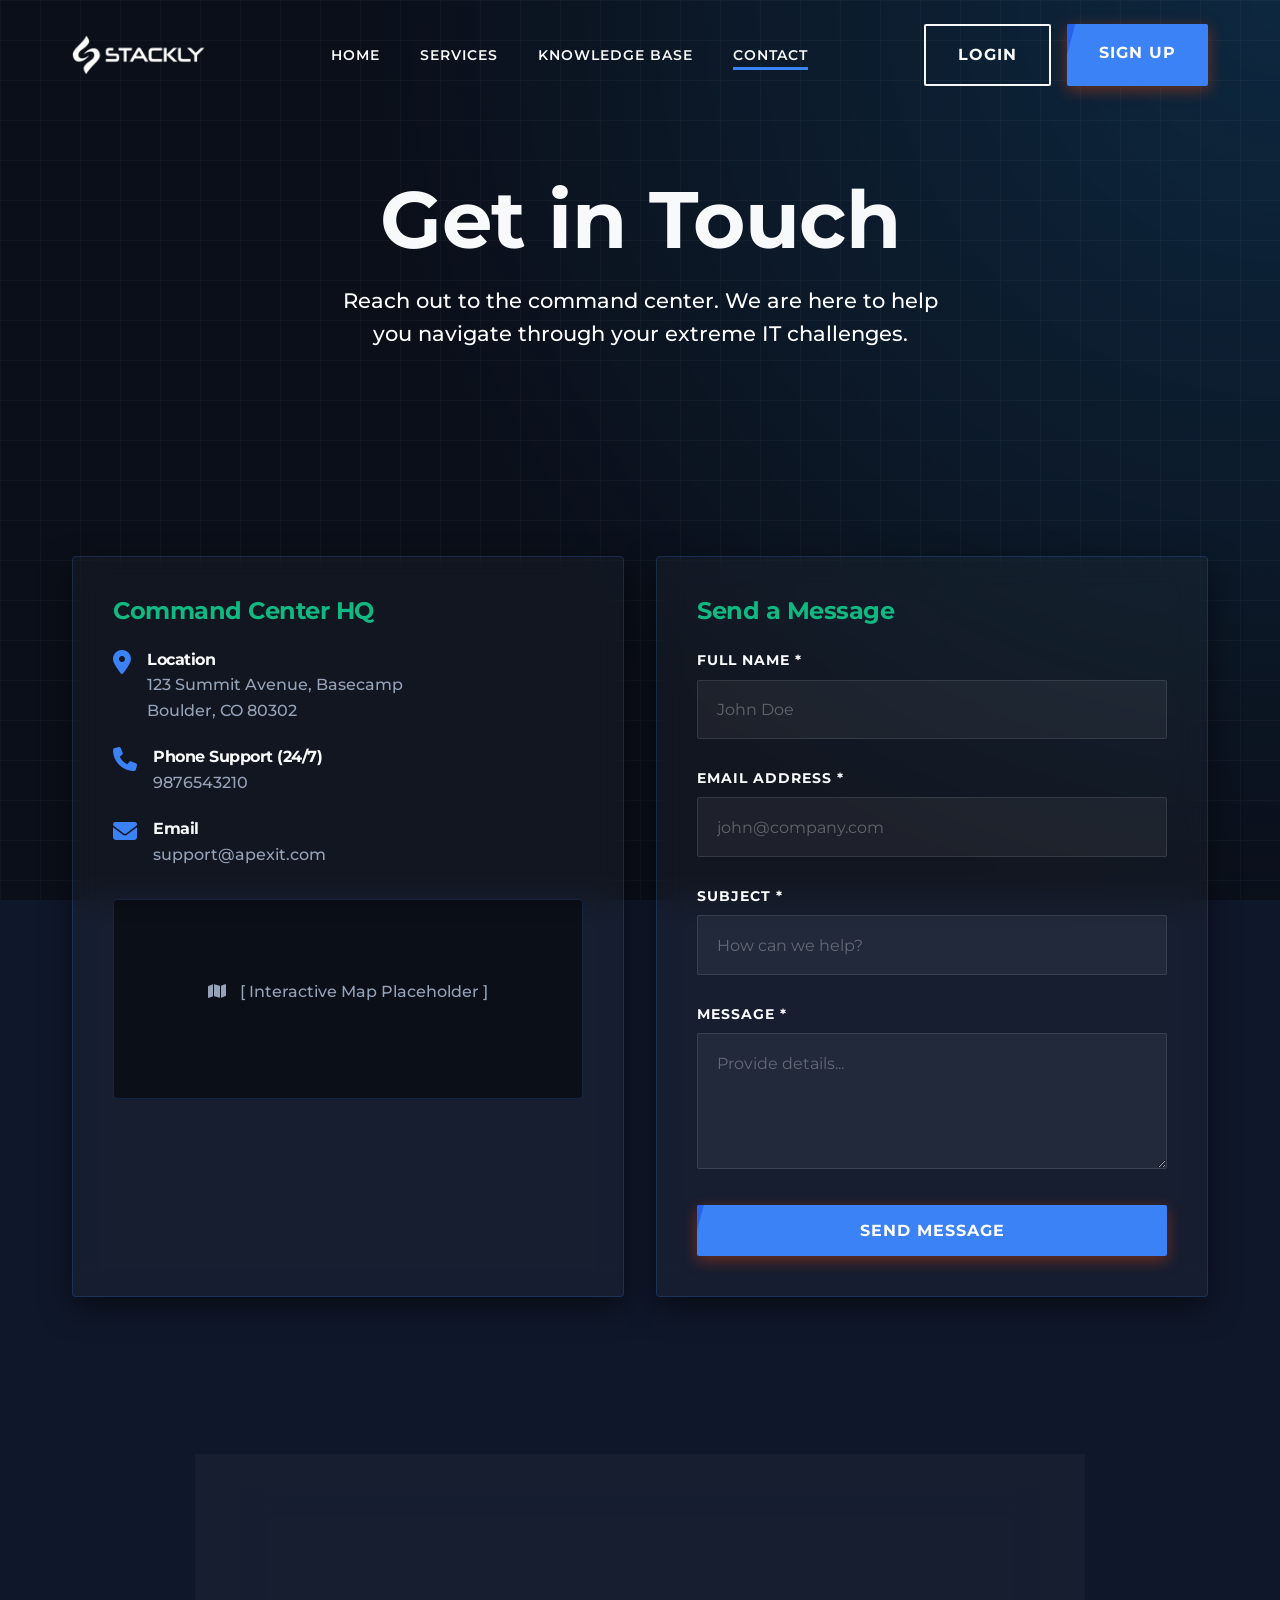
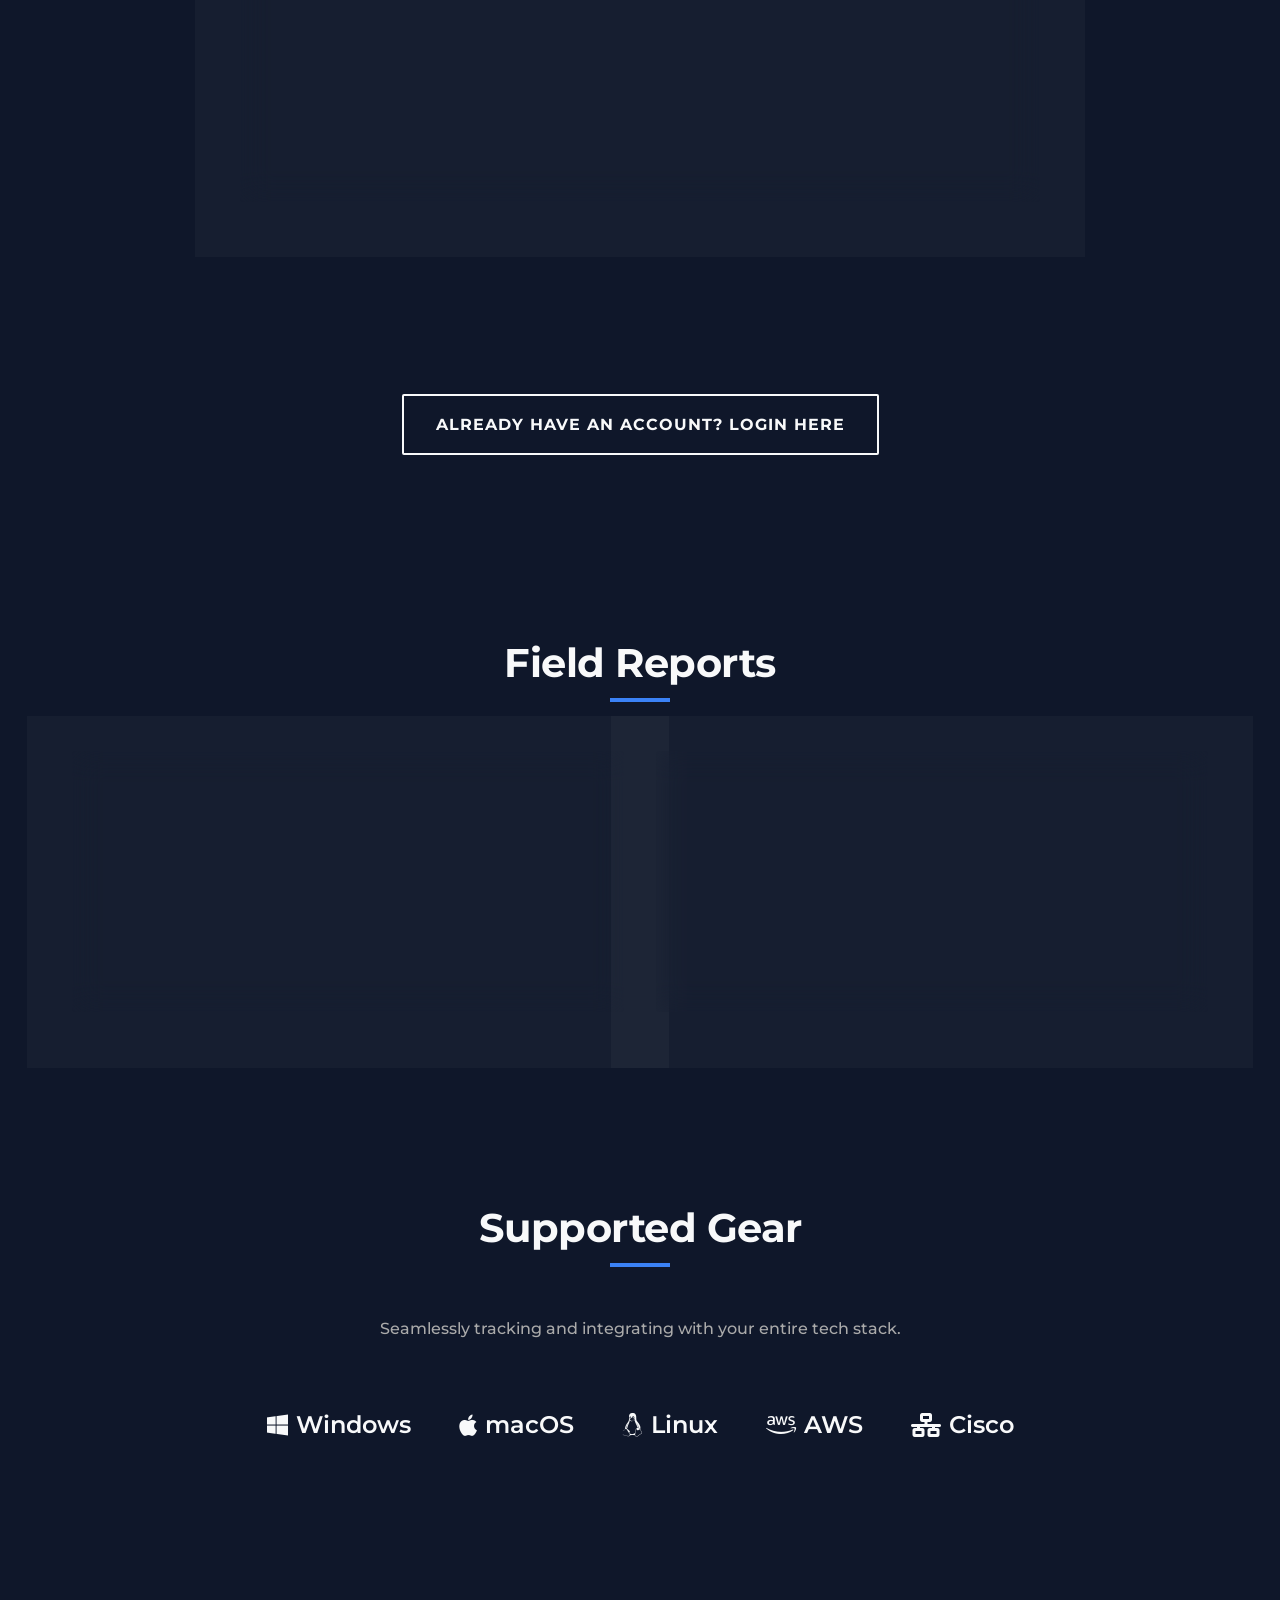
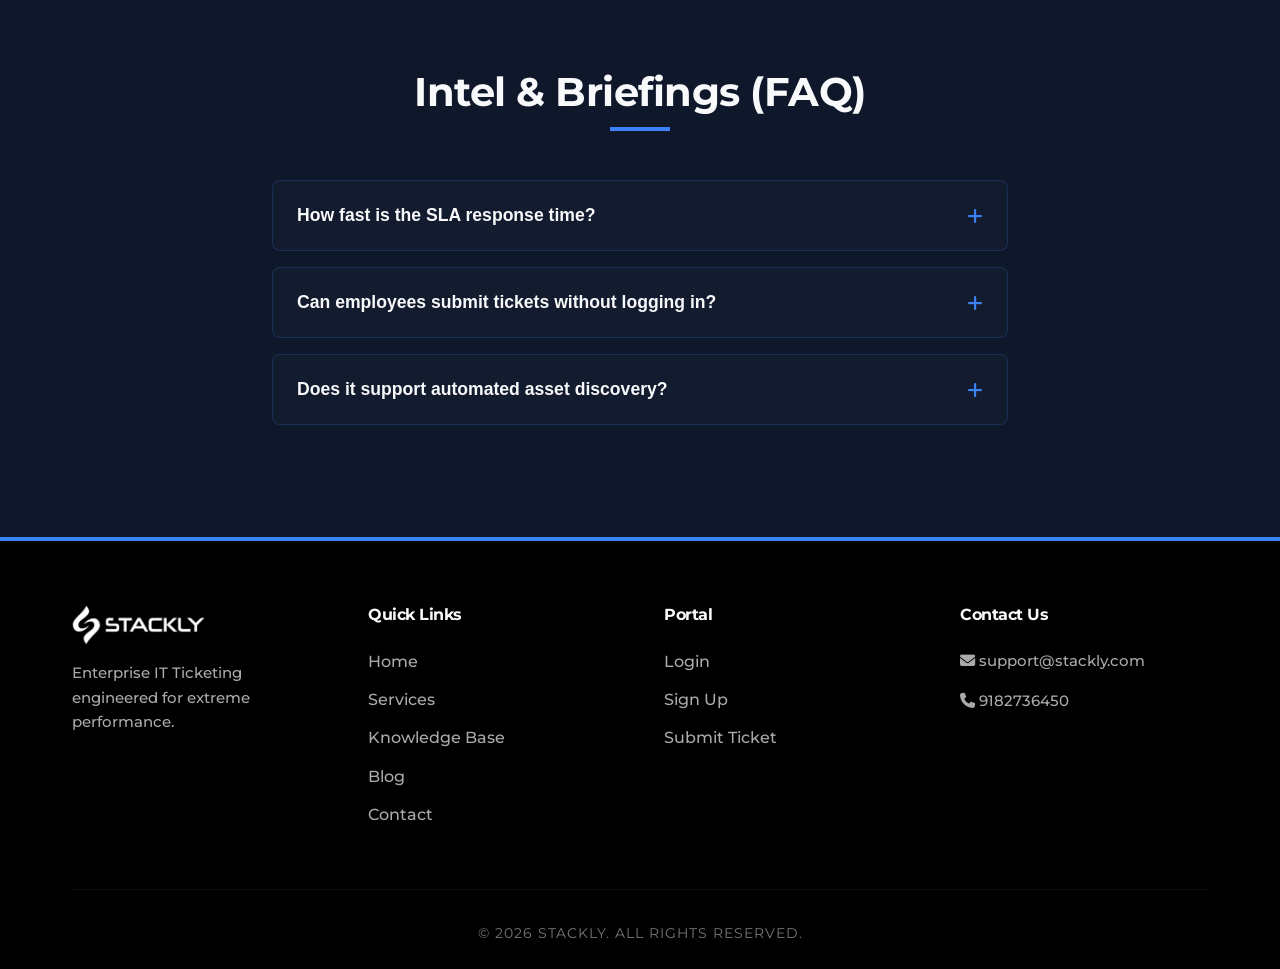
<file: contact.html>
<!DOCTYPE html>
<html lang="en">
<head>
  <meta charset="UTF-8">
  <meta name="viewport" content="width=device-width, initial-scale=1.0">
  <title>Contact Us | Apex Command Center</title>
  <link rel="stylesheet" href="https://cdnjs.cloudflare.com/ajax/libs/font-awesome/6.4.0/css/all.min.css">
  <link href="https://unpkg.com/aos@2.3.1/dist/aos.css" rel="stylesheet">
  <link rel="stylesheet" href="css/style.css">
</head>
<body>
  
  <div class="sports-background"></div>
  <div class="dynamic-lines"></div>

  <header>
    <div class="container nav-container">
      <nav>
        <a href="index.html" class="logo" style="display:flex; align-items:center;"><img src="assets/logo.webp" alt="Apex IT Logo" style="height: 40px; margin-right: 10px;"> </a>
        <ul class="nav-links">
          <li><a href="index.html">Home</a></li>
          <li><a href="services.html">Services</a></li>
          <li><a href="knowledge-base.html">Knowledge Base</a></li>
          <li><a href="contact.html" class="active">Contact</a></li>
        </ul>
        <div class="nav-actions">
          <a href="login.html" class="btn btn-outline">Login</a>
          <a href="signup.html" class="btn btn-primary">Sign Up</a>
        </div>
        <button class="hamburger"><i class="fa-solid fa-bars"></i></button>
      </nav>
    </div>
  </header>

  <main style="padding-top: 100px;">
    <!-- 1. Hero -->
    <section class="hero text-center" style="min-height: 40vh; align-items: flex-start; padding-top: 80px;">
      <div class="container">
        <h1 data-aos="zoom-in">Get in Touch</h1>
        <p data-aos="fade-up" data-aos-delay="100" style="max-width: 600px; margin: 0 auto; color: #fff;">Reach out to the command center. We are here to help you navigate through your extreme IT challenges.</p>
      </div>
    </section>

    <!-- 2. Contact Details & 3. Contact Form & 4. Office Location -->
    <section id="contact-info">
      <div class="container">
        <div style="display: grid; grid-template-columns: repeat(auto-fit, minmax(300px, 1fr)); gap: 2rem;">
          
          <!-- Contact Details / Location -->
          <div class="glass-card" data-aos="slide-right">
            <h3 style="color: var(--secondary-accent); margin-bottom: 1.5rem;">Command Center HQ</h3>
            
            <div style="display: flex; gap: 1rem; margin-bottom: 1.5rem;">
              <i class="fa-solid fa-location-dot" style="font-size: 1.5rem; color: var(--primary-action);"></i>
              <div>
                <h4 style="margin-bottom: 0.2rem;">Location</h4>
                <p style="margin-bottom: 0;">123 Summit Avenue, Basecamp<br>Boulder, CO 80302</p>
              </div>
            </div>

            <div style="display: flex; gap: 1rem; margin-bottom: 1.5rem;">
              <i class="fa-solid fa-phone" style="font-size: 1.5rem; color: var(--primary-action);"></i>
              <div>
                <h4 style="margin-bottom: 0.2rem;">Phone Support (24/7)</h4>
                <p style="margin-bottom: 0;">9876543210</p>
              </div>
            </div>

            <div style="display: flex; gap: 1rem; margin-bottom: 1.5rem;">
              <i class="fa-solid fa-envelope" style="font-size: 1.5rem; color: var(--primary-action);"></i>
              <div>
                <h4 style="margin-bottom: 0.2rem;">Email</h4>
                <p style="margin-bottom: 0;">support@apexit.com</p>
              </div>
            </div>

            <div style="margin-top: 2rem; border-radius: 4px; overflow: hidden; height: 200px; background: rgba(0,0,0,0.5); display: flex; align-items: center; justify-content: center; border: 1px solid var(--glass-border);">
              <p style="color: var(--text-muted);"><i class="fa-solid fa-map" style="margin-right: 10px;"></i> [ Interactive Map Placeholder ]</p>
            </div>
          </div>

          <!-- Contact Form -->
          <div class="glass-card" data-aos="slide-left">
            <h3 style="color: var(--secondary-accent); margin-bottom: 1.5rem;">Send a Message</h3>
            <form action="404.html" method="GET">
              <div class="form-group">
                <label>Full Name *</label>
                <input type="text" class="form-control" placeholder="John Doe" required>
                <span class="error-msg"></span>
              </div>
              <div class="form-group">
                <label>Email Address *</label>
                <input type="email" class="form-control" placeholder="john@company.com" required>
                <span class="error-msg"></span>
              </div>
              <div class="form-group">
                <label>Subject *</label>
                <input type="text" class="form-control" placeholder="How can we help?" required>
                <span class="error-msg"></span>
              </div>
              <div class="form-group">
                <label>Message *</label>
                <textarea class="form-control" rows="5" placeholder="Provide details..." required></textarea>
                <span class="error-msg"></span>
              </div>
              <button type="submit" class="btn btn-primary" style="width: 100%;">Send Message</button>
            </form>
          </div>

        </div>
      </div>
    </section>

    <!-- 5. FAQs (Mini) -->
    <section id="contact-faqs">
      <div class="container text-center">
        <div class="glass-card" data-aos="zoom-in-up" style="max-width: 800px; margin: 0 auto;">
          <h3 style="margin-bottom: 1.5rem;">Common Support Inquiries</h3>
          <p><strong>Q: How fast do you reply to emails?</strong><br>A: Standard inquiries receive a response within 4 hours during business days.</p>
          <hr style="border-color: rgba(255,255,255,0.1); margin: 1rem 0;">
          <p><strong>Q: Should I email or create a ticket?</strong><br>A: If you are a registered athlete/user, creating a ticket in the dashboard is the fastest way to get help.</p>
        </div>
      </div>
    </section>

    <!-- 6. CTA -->
    <section class="contact-cta text-center" style="padding-bottom: 5rem;">
      <div class="container">
        <a href="login.html" class="btn btn-outline" data-aos="zoom-in">Already have an account? Login here</a>
      </div>
    </section>
    <!-- New Sections (Testimonials, Integrations, FAQ) -->
    <section class="testimonials" id="testimonials">
      <div class="container">
        <h2 class="section-title" data-aos="fade-down">Field Reports</h2>
        <div style="display: grid; grid-template-columns: repeat(auto-fit, minmax(300px, 1fr)); gap: 2rem;">
          <div class="glass-card testimonial-card" data-aos="zoom-in" data-aos-delay="100">
            <div class="stars"><i class="fa-solid fa-star"></i><i class="fa-solid fa-star"></i><i class="fa-solid fa-star"></i><i class="fa-solid fa-star"></i><i class="fa-solid fa-star"></i></div>
            <p>"Apex Command Center drastically reduced our hardware provisioning time. The automated routing is incredibly sharp."</p>
            <div class="testimonial-author">
              <div class="author-avatar">JD</div>
              <div class="author-info">
                <h4>Jane Doe</h4>
                <p>CTO, Alpine Enterprises</p>
              </div>
            </div>
          </div>
          <div class="glass-card testimonial-card" data-aos="zoom-in" data-aos-delay="200">
            <div class="stars"><i class="fa-solid fa-star"></i><i class="fa-solid fa-star"></i><i class="fa-solid fa-star"></i><i class="fa-solid fa-star"></i><i class="fa-solid fa-star"></i></div>
            <p>"We handle 500+ daily tickets. This platform's extreme visibility and rapid SLA alerts saved us from major outages."</p>
            <div class="testimonial-author">
              <div class="author-avatar">MS</div>
              <div class="author-info">
                <h4>Mike Smith</h4>
                <p>IT Director, Peak Solutions</p>
              </div>
            </div>
          </div>
        </div>
      </div>
    </section>

    <section class="integrations text-center" id="integrations">
      <div class="container">
        <h2 class="section-title" data-aos="fade-down">Supported Gear</h2>
        <p data-aos="fade-up" style="color: #aaa; margin-bottom: 2rem;">Seamlessly tracking and integrating with your entire tech stack.</p>
        <div class="integrations-scroll" data-aos="zoom-in-up">
          <div class="integration-item"><i class="fa-brands fa-windows"></i> Windows</div>
          <div class="integration-item"><i class="fa-brands fa-apple"></i> macOS</div>
          <div class="integration-item"><i class="fa-brands fa-linux"></i> Linux</div>
          <div class="integration-item"><i class="fa-brands fa-aws"></i> AWS</div>
          <div class="integration-item"><i class="fa-solid fa-network-wired"></i> Cisco</div>
        </div>
      </div>
    </section>

    <section class="faq" id="faq">
      <div class="container" style="max-width: 800px;">
        <h2 class="section-title" data-aos="fade-down">Intel & Briefings (FAQ)</h2>
        <div class="faq-list" data-aos="fade-up">
          <div class="faq-item">
            <button class="faq-question">How fast is the SLA response time? <i class="fa-solid fa-plus faq-icon"></i></button>
            <div class="faq-answer">
              <p style="padding-top: 1rem;">Critical priority tickets trigger immediate alerts with a mandatory 15-minute response SLA. Normal tickets guarantee a 4-hour response.</p>
            </div>
          </div>
          <div class="faq-item">
            <button class="faq-question">Can employees submit tickets without logging in? <i class="fa-solid fa-plus faq-icon"></i></button>
            <div class="faq-answer">
              <p style="padding-top: 1rem;">Security is our top priority. All field agents and employees must authenticate via the portal before transmitting a service request.</p>
            </div>
          </div>
          <div class="faq-item">
            <button class="faq-question">Does it support automated asset discovery? <i class="fa-solid fa-plus faq-icon"></i></button>
            <div class="faq-answer">
              <p style="padding-top: 1rem;">Yes, the platform integrates natively with AD and leading MDM solutions to keep your hardware and software inventory in perfect sync.</p>
            </div>
          </div>
        </div>
      </div>
    </section>
  </main>

  <footer>
    <div class="container">
      <div class="footer-content">
        <div class="footer-col">
          <a href="index.html" class="logo" style="margin-bottom: 1rem; display: inline-flex; align-items:center;"><img src="assets/logo.webp" alt="Apex IT Logo" style="height: 40px; margin-right: 10px;"> </a>
          <p>Enterprise IT Ticketing engineered for extreme performance.</p>
        </div>
        <div class="footer-col">
          <h4>Quick Links</h4>
          <ul>
            <li><a href="index.html">Home</a></li>
            <li><a href="services.html">Services</a></li>
            <li><a href="knowledge-base.html">Knowledge Base</a></li>
          <li><a href="blog.html">Blog</a></li>
          <li><a href="contact.html">Contact</a></li>
          </ul>
        </div>
        <div class="footer-col">
          <h4>Portal</h4>
          <ul>
            <li><a href="404.html">Login</a></li>
            <li><a href="404.html">Sign Up</a></li>
            <li><a href="404.html">Submit Ticket</a></li>
          </ul>
        </div>
        <div class="footer-col">
          <h4>Contact Us</h4>
          <p><i class="fa-solid fa-envelope"></i> support@stackly.com</p>
          <p><i class="fa-solid fa-phone"></i> 9182736450</p>
        </div>
      </div>
      <div class="footer-bottom">
        &copy; 2026 Stackly. All rights reserved.
      </div>
    </div>
  </footer>

  <script src="https://unpkg.com/aos@2.3.1/dist/aos.js"></script>
  <script src="js/main.js"></script>
</body>
</html>
</file>
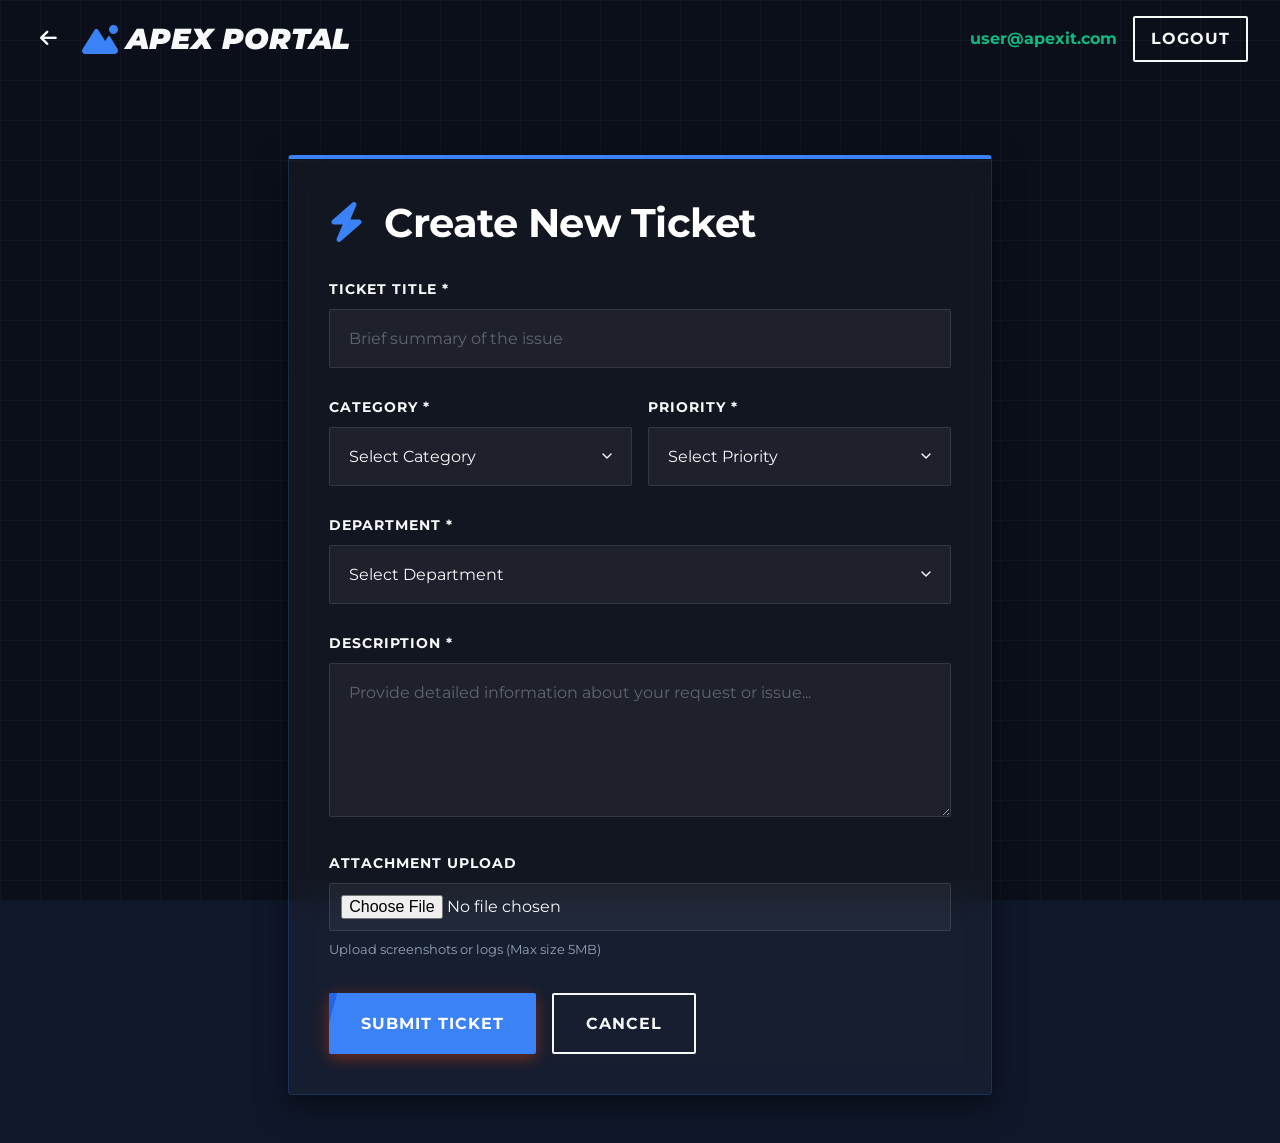
<file: create-ticket.html>
<!DOCTYPE html>
<html lang="en">
<head>
  <meta charset="UTF-8">
  <meta name="viewport" content="width=device-width, initial-scale=1.0">
  <title>Create Ticket | Apex Command Center</title>
  <link rel="stylesheet" href="https://cdnjs.cloudflare.com/ajax/libs/font-awesome/6.4.0/css/all.min.css">
  <link rel="stylesheet" href="css/style.css">
</head>
<body>
  
  <div class="sports-background" style="background: var(--bg-darker);"></div>
  <div class="dynamic-lines"></div>

  <!-- Dashboard Top Navbar -->
  <header class="sticky" style="padding: 1rem 2rem;">
    <div style="display: flex; justify-content: space-between; align-items: center; width: 100%;">
      <div style="display: flex; align-items: center; gap: 1rem;">
        <a href="employee-dashboard.html" class="btn btn-outline" style="padding: 0.5rem; display: flex; align-items: center; justify-content: center; font-size: 1.2rem; border: none;" title="Back to Dashboard"><i class="fa-solid fa-arrow-left"></i></a>
        <a href="index.html" class="logo"><i class="fa-solid fa-mountain-sun"></i> Apex Portal</a>
      </div>
      
      <div style="display: flex; align-items: center; gap: 1rem;">
        <span class="user-email-display" style="color: var(--secondary-accent); font-weight: 700;">user@apexit.com</span>
        <a href="#" class="btn btn-outline logout-btn" style="padding: 0.5rem 1rem;">Logout</a>
      </div>
    </div>
  </header>

  <div class="dashboard-container" style="justify-content: center;">
    
    <main class="main-content" style="margin-left: 0; max-width: 800px; width: 100%;">
      <div class="glass-card" style="margin-top: 2rem; border-top: 4px solid var(--primary-action);">
        <h2 style="margin-bottom: 2rem; color: #fff;"><i class="fa-solid fa-bolt" style="color: var(--primary-action); margin-right: 10px;"></i> Create New Ticket</h2>
        
        <form id="createTicketForm">
          <div class="form-group">
            <label>Ticket Title *</label>
            <input type="text" id="ticketTitle" class="form-control" placeholder="Brief summary of the issue" required>
            <span class="error-msg"></span>
          </div>

          <div class="grid-2-col">
            <div class="form-group">
              <label>Category *</label>
              <select id="category" class="form-control" required>
                <option value="">Select Category</option>
                <option value="Hardware">Hardware</option>
                <option value="Software">Software</option>
                <option value="Network">Network</option>
                <option value="Access">Access & Permissions</option>
                <option value="Other">Other</option>
              </select>
              <span class="error-msg"></span>
            </div>
            
            <div class="form-group">
              <label>Priority *</label>
              <select id="priority" class="form-control" required>
                <option value="">Select Priority</option>
                <option value="Low">Low (Can wait a few days)</option>
                <option value="Medium">Medium (Impacting work somewhat)</option>
                <option value="High">High (Cannot work)</option>
                <option value="Critical">Critical (System down)</option>
              </select>
              <span class="error-msg"></span>
            </div>
          </div>

          <div class="form-group">
            <label>Department *</label>
            <select id="department" class="form-control" required>
              <option value="">Select Department</option>
              <option value="HR">Human Resources</option>
              <option value="Finance">Finance</option>
              <option value="Engineering">Engineering</option>
              <option value="Marketing">Marketing</option>
            </select>
            <span class="error-msg"></span>
          </div>

          <div class="form-group">
            <label>Description *</label>
            <textarea id="description" class="form-control" rows="6" placeholder="Provide detailed information about your request or issue..." required></textarea>
            <span class="error-msg"></span>
          </div>

          <div class="form-group">
            <label>Attachment Upload</label>
            <input type="file" id="attachment" class="form-control" style="padding: 0.7rem;">
            <small style="color: var(--text-muted); display: block; margin-top: 0.5rem; font-weight: normal;">Upload screenshots or logs (Max size 5MB)</small>
          </div>

          <div style="display: flex; gap: 1rem; margin-top: 2rem;">
            <button type="submit" class="btn btn-primary">Submit Ticket</button>
            <a href="employee-dashboard.html" class="btn btn-outline" style="padding: 1rem 2rem;">Cancel</a>
          </div>
        </form>
      </div>
    </main>

  </div>

  <script src="js/main.js"></script>
  <script src="js/dashboard.js"></script>
</body>
</html>
</file>
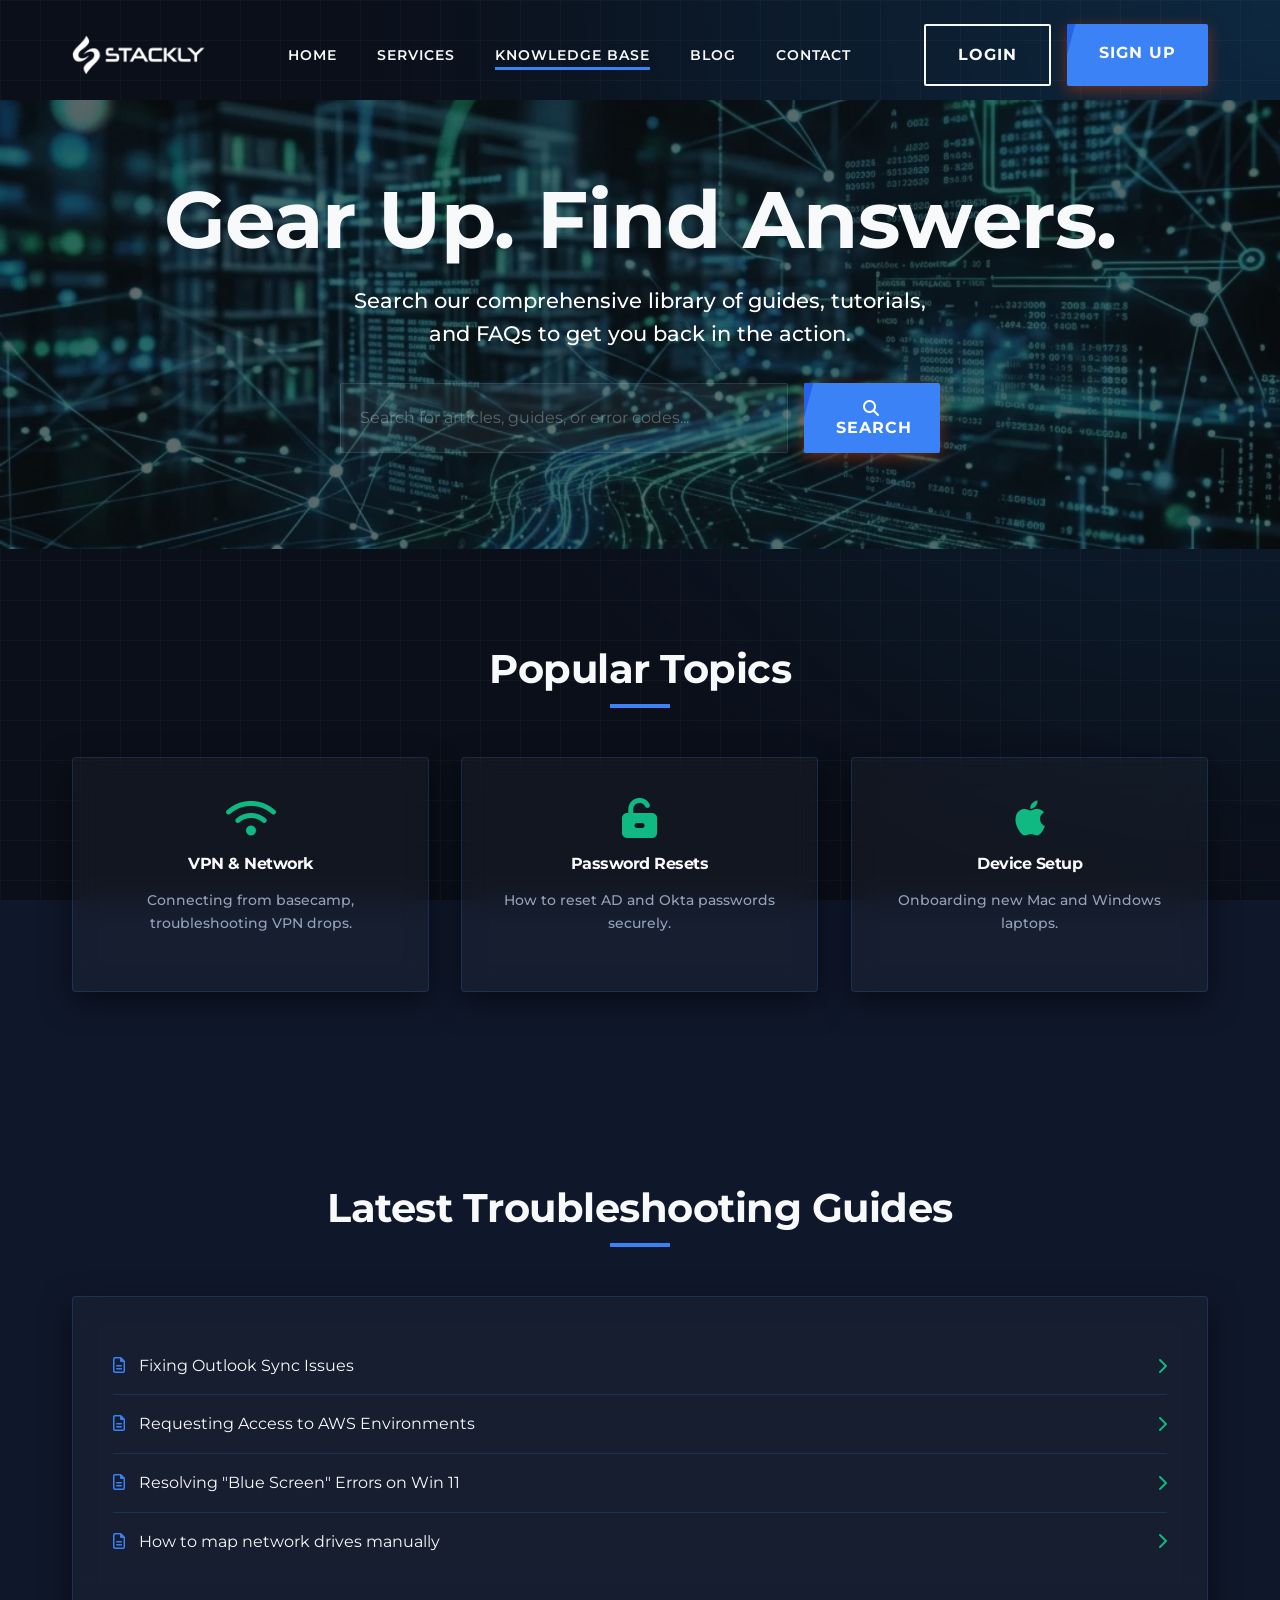
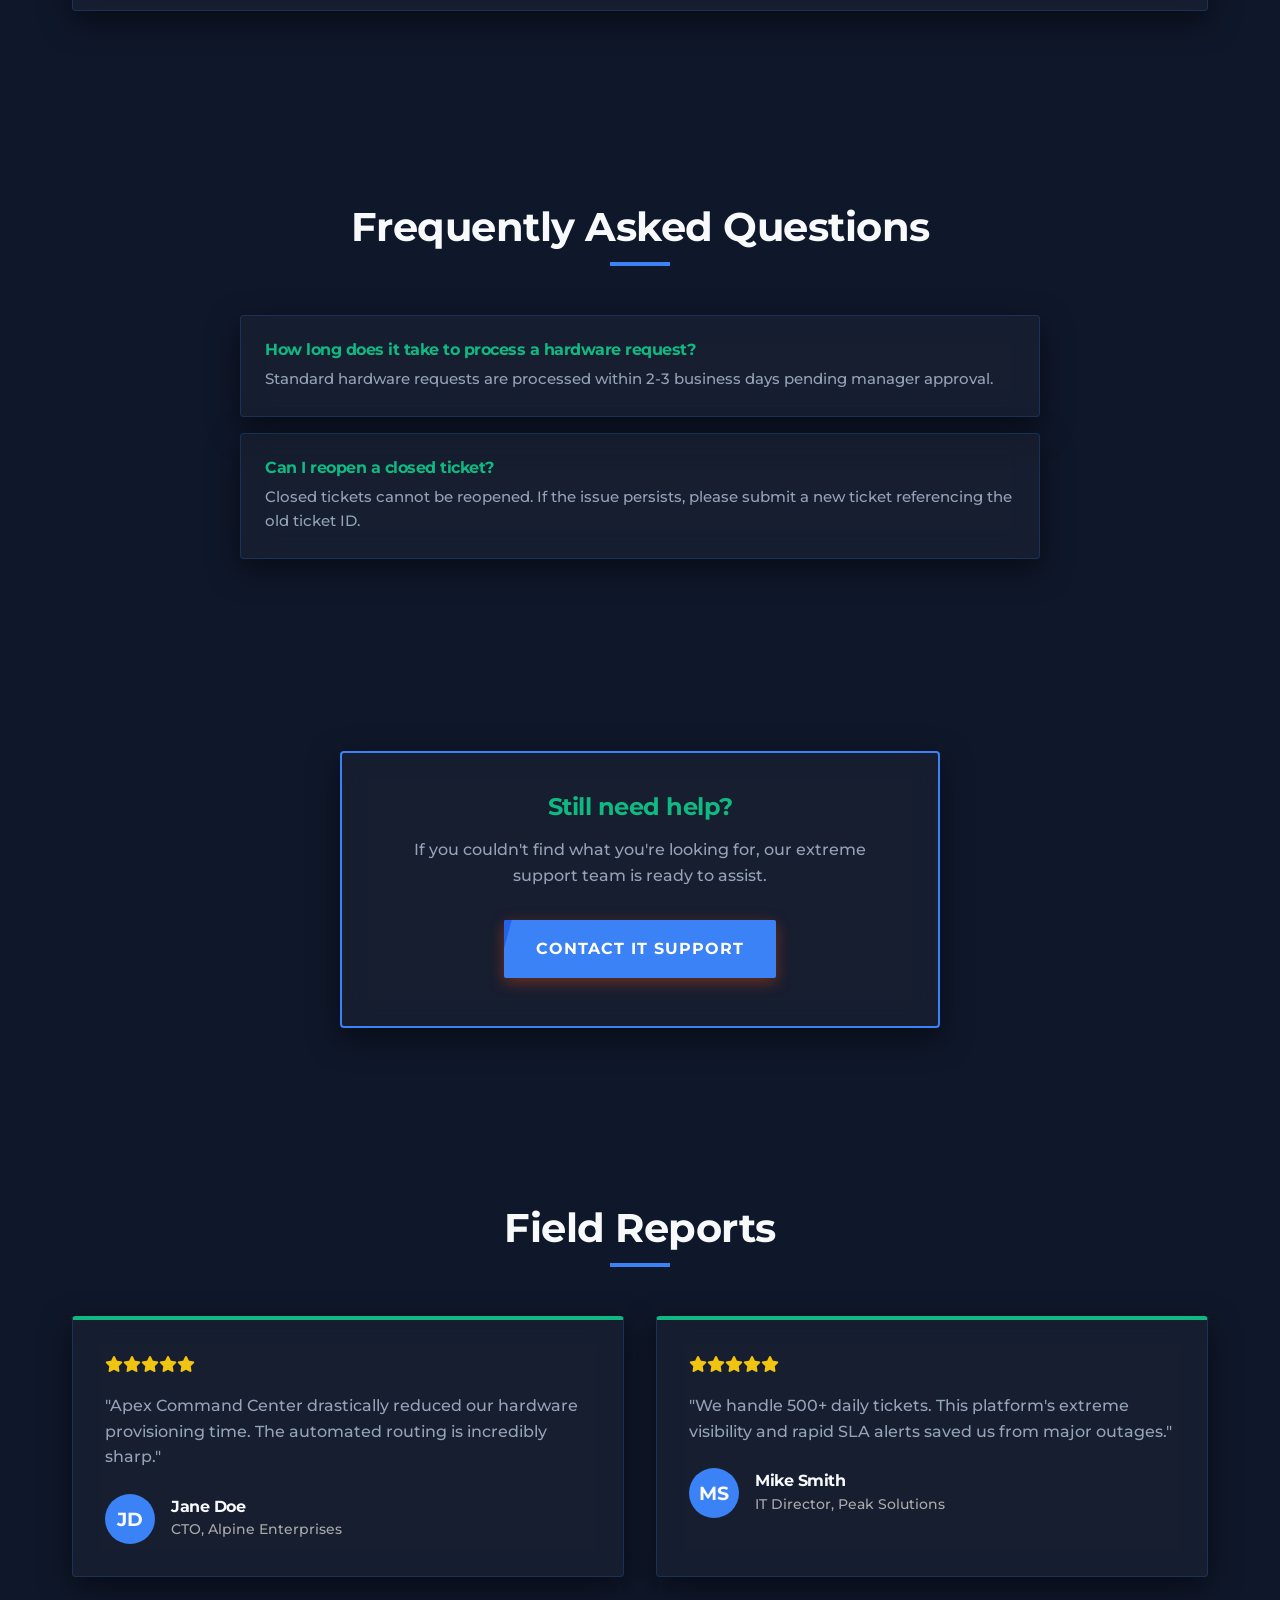
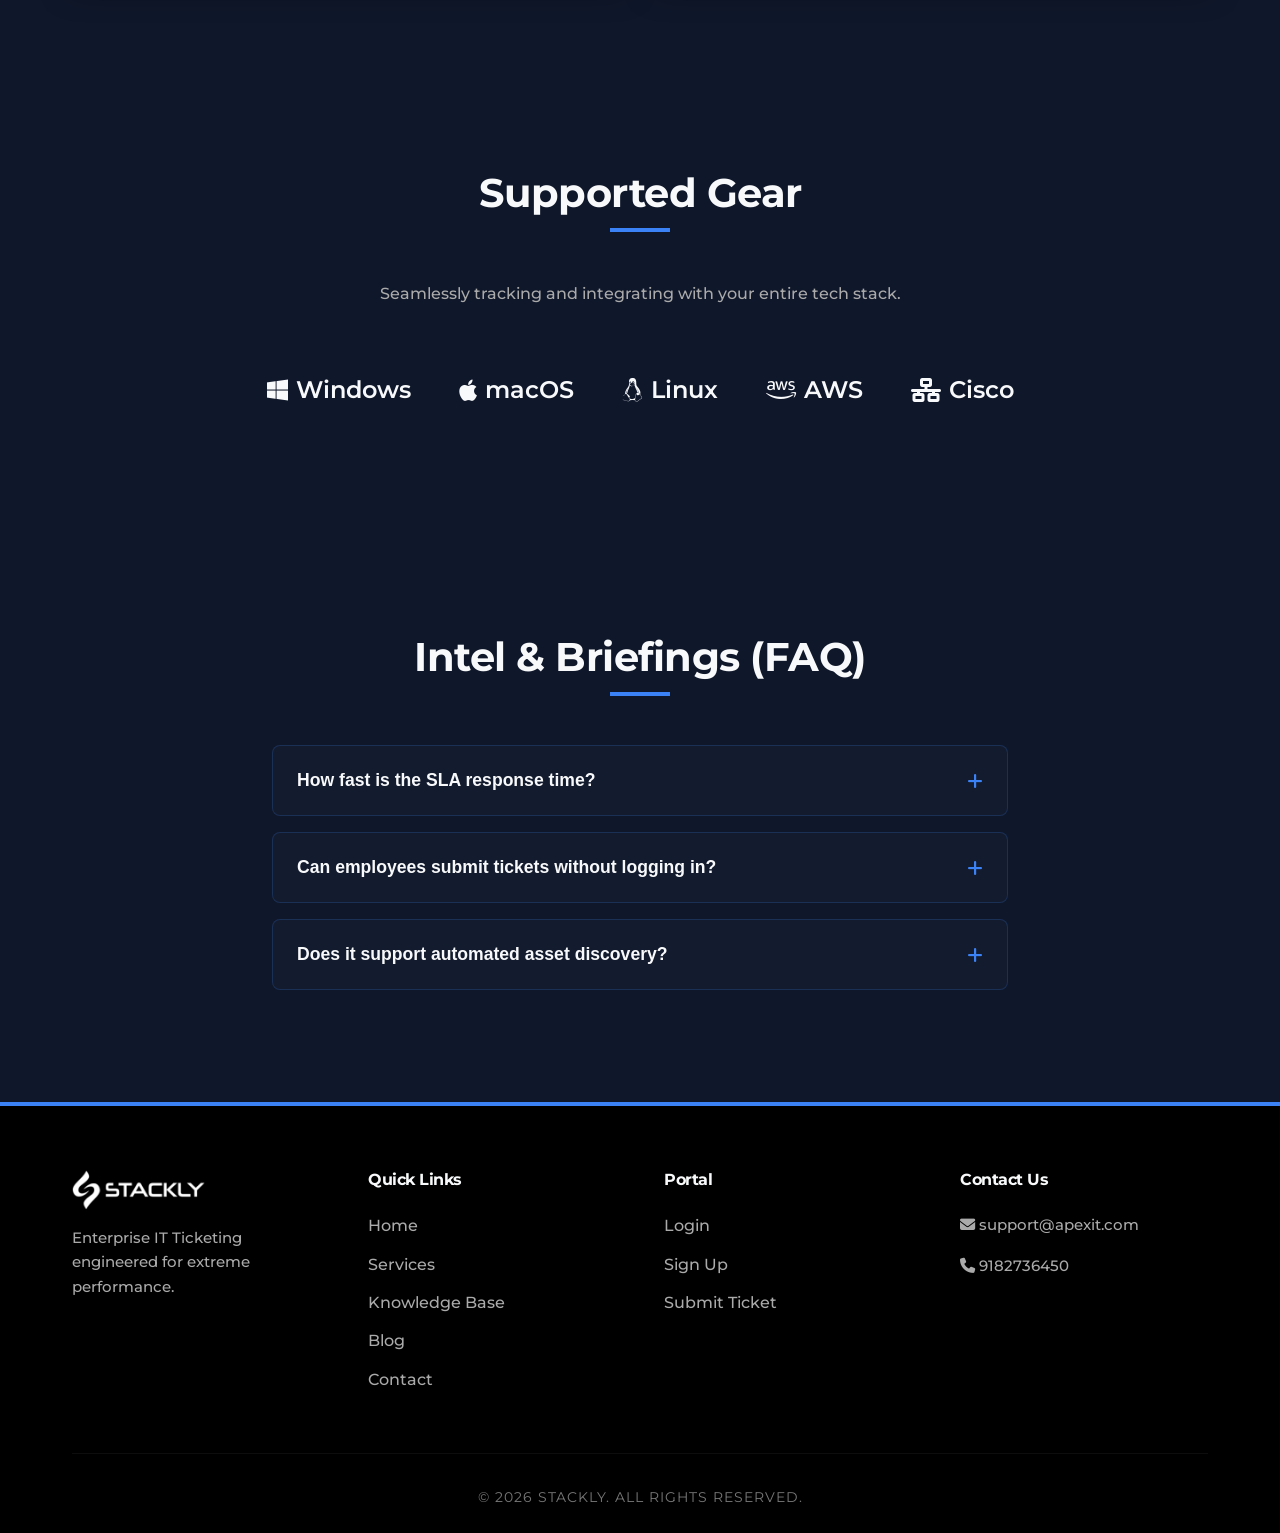
<file: knowledge-base.html>
<!DOCTYPE html>
<html lang="en">
<head>
  <meta charset="UTF-8">
  <meta name="viewport" content="width=device-width, initial-scale=1.0">
  <title>Knowledge Base | Apex Command Center</title>
  <link rel="stylesheet" href="https://cdnjs.cloudflare.com/ajax/libs/font-awesome/6.4.0/css/all.min.css">
  <link href="https://unpkg.com/aos@2.3.1/dist/aos.css" rel="stylesheet">
  <link rel="stylesheet" href="css/style.css">
</head>
<body>
  
  <div class="sports-background"></div>
  <div class="dynamic-lines"></div>

  <header>
    <div class="container nav-container">
      <nav>
        <a href="index.html" class="logo" style="display:flex; align-items:center;"><img src="assets/logo.webp" alt="Apex IT Logo" style="height: 40px; margin-right: 10px;"> </a>
        <ul class="nav-links">
          <li><a href="index.html">Home</a></li>
          <li><a href="services.html">Services</a></li>
          <li><a href="knowledge-base.html" class="active">Knowledge Base</a></li>
          <li><a href="blog.html">Blog</a></li>
          <li><a href="contact.html">Contact</a></li>
        </ul>
        <div class="nav-actions">
          <a href="login.html" class="btn btn-outline">Login</a>
          <a href="signup.html" class="btn btn-primary">Sign Up</a>
        </div>
        <button class="hamburger"><i class="fa-solid fa-bars"></i></button>
      </nav>
    </div>
  </header>

  <main style="padding-top: 100px;">
    <!-- 1. Hero & 2. Search Articles -->
    <section class="hero text-center" style="min-height: 40vh; align-items: flex-start; padding-top: 80px; background: url('assets/kb_bg.webp') center/cover no-repeat; position: relative;">
      <div style="position: absolute; top: 0; left: 0; right: 0; bottom: 0; background: rgba(10, 10, 10, 0.6); z-index: 1;"></div>
      <div class="container" style="position: relative; z-index: 2;">
        <h1 data-aos="fade-down">Gear Up. Find Answers.</h1>
        <p data-aos="fade-up" style="max-width: 600px; margin: 0 auto 2rem; color: #fff;">Search our comprehensive library of guides, tutorials, and FAQs to get you back in the action.</p>
        
        <form class="search-form" data-aos="zoom-in" data-aos-delay="200" action="404.html" style="max-width: 600px; margin: 0 auto; display: flex; gap: 1rem;">
          <input type="text" class="form-control" placeholder="Search for articles, guides, or error codes..." required>
          <button type="submit" class="btn btn-primary"><i class="fa-solid fa-magnifying-glass"></i> Search</button>
        </form>
      </div>
    </section>

    <!-- 3. Popular Topics -->
    <section id="topics">
      <div class="container">
        <h2 class="section-title" data-aos="fade-down">Popular Topics</h2>
        <div style="display: grid; grid-template-columns: repeat(auto-fit, minmax(250px, 1fr)); gap: 2rem;">
          <a href="404.html" style="text-decoration: none;" data-aos="flip-right">
            <div class="glass-card text-center" style="height: 100%;">
              <i class="fa-solid fa-wifi" style="font-size: 2.5rem; color: var(--secondary-accent); margin-bottom: 1rem;"></i>
              <h4 style="color: var(--text-light);">VPN & Network</h4>
              <p style="color: var(--text-muted); font-size: 0.9rem;">Connecting from basecamp, troubleshooting VPN drops.</p>
            </div>
          </a>
          <a href="404.html" style="text-decoration: none;" data-aos="flip-right" data-aos-delay="100">
            <div class="glass-card text-center" style="height: 100%;">
              <i class="fa-solid fa-unlock-keyhole" style="font-size: 2.5rem; color: var(--secondary-accent); margin-bottom: 1rem;"></i>
              <h4 style="color: var(--text-light);">Password Resets</h4>
              <p style="color: var(--text-muted); font-size: 0.9rem;">How to reset AD and Okta passwords securely.</p>
            </div>
          </a>
          <a href="404.html" style="text-decoration: none;" data-aos="flip-right" data-aos-delay="200">
            <div class="glass-card text-center" style="height: 100%;">
              <i class="fa-brands fa-apple" style="font-size: 2.5rem; color: var(--secondary-accent); margin-bottom: 1rem;"></i>
              <h4 style="color: var(--text-light);">Device Setup</h4>
              <p style="color: var(--text-muted); font-size: 0.9rem;">Onboarding new Mac and Windows laptops.</p>
            </div>
          </a>
        </div>
      </div>
    </section>

    <!-- 4. Troubleshooting Guides -->
    <section id="guides">
      <div class="container">
        <h2 class="section-title" data-aos="fade-down">Latest Troubleshooting Guides</h2>
        <div class="glass-card" data-aos="zoom-in-up">
          <ul style="list-style: none; padding: 0;">
            <li style="border-bottom: 1px solid var(--glass-border); padding: 1rem 0;">
              <a href="404.html" style="color: var(--text-light); text-decoration: none; display: flex; justify-content: space-between; align-items: center;">
                <span><i class="fa-regular fa-file-lines" style="color: var(--primary-action); margin-right: 10px;"></i> Fixing Outlook Sync Issues</span>
                <i class="fa-solid fa-chevron-right" style="color: var(--secondary-accent);"></i>
              </a>
            </li>
            <li style="border-bottom: 1px solid var(--glass-border); padding: 1rem 0;">
              <a href="404.html" style="color: var(--text-light); text-decoration: none; display: flex; justify-content: space-between; align-items: center;">
                <span><i class="fa-regular fa-file-lines" style="color: var(--primary-action); margin-right: 10px;"></i> Requesting Access to AWS Environments</span>
                <i class="fa-solid fa-chevron-right" style="color: var(--secondary-accent);"></i>
              </a>
            </li>
            <li style="border-bottom: 1px solid var(--glass-border); padding: 1rem 0;">
              <a href="404.html" style="color: var(--text-light); text-decoration: none; display: flex; justify-content: space-between; align-items: center;">
                <span><i class="fa-regular fa-file-lines" style="color: var(--primary-action); margin-right: 10px;"></i> Resolving "Blue Screen" Errors on Win 11</span>
                <i class="fa-solid fa-chevron-right" style="color: var(--secondary-accent);"></i>
              </a>
            </li>
            <li style="padding: 1rem 0;">
              <a href="404.html" style="color: var(--text-light); text-decoration: none; display: flex; justify-content: space-between; align-items: center;">
                <span><i class="fa-regular fa-file-lines" style="color: var(--primary-action); margin-right: 10px;"></i> How to map network drives manually</span>
                <i class="fa-solid fa-chevron-right" style="color: var(--secondary-accent);"></i>
              </a>
            </li>
          </ul>
        </div>
      </div>
    </section>

    <!-- 5. FAQs -->
    <section id="faqs">
      <div class="container">
        <h2 class="section-title" data-aos="fade-down">Frequently Asked Questions</h2>
        <div style="display: grid; gap: 1rem; max-width: 800px; margin: 0 auto;">
          <div class="glass-card" style="padding: 1.5rem;" data-aos="slide-right">
            <h4 style="margin-bottom: 0.5rem; color: var(--secondary-accent);">How long does it take to process a hardware request?</h4>
            <p style="margin-bottom: 0; font-size: 0.95rem;">Standard hardware requests are processed within 2-3 business days pending manager approval.</p>
          </div>
          <div class="glass-card" style="padding: 1.5rem;" data-aos="slide-left" data-aos-delay="100">
            <h4 style="margin-bottom: 0.5rem; color: var(--secondary-accent);">Can I reopen a closed ticket?</h4>
            <p style="margin-bottom: 0; font-size: 0.95rem;">Closed tickets cannot be reopened. If the issue persists, please submit a new ticket referencing the old ticket ID.</p>
          </div>
        </div>
      </div>
    </section>

    <!-- 6. Contact Support -->
    <section class="contact-cta text-center" style="padding-bottom: 5rem;">
      <div class="container">
        <div class="glass-card" data-aos="zoom-in" style="max-width: 600px; margin: 0 auto; border: 2px solid var(--primary-action);">
          <h3>Still need help?</h3>
          <p style="margin-bottom: 2rem;">If you couldn't find what you're looking for, our extreme support team is ready to assist.</p>
          <a href="contact.html" class="btn btn-primary">Contact IT Support</a>
        </div>
      </div>
    </section>
    <!-- New Sections (Testimonials, Integrations, FAQ) -->
    <section class="testimonials" id="testimonials">
      <div class="container">
        <h2 class="section-title" data-aos="fade-down">Field Reports</h2>
        <div style="display: grid; grid-template-columns: repeat(auto-fit, minmax(300px, 1fr)); gap: 2rem;">
          <div class="glass-card testimonial-card" data-aos="zoom-in" data-aos-delay="100">
            <div class="stars"><i class="fa-solid fa-star"></i><i class="fa-solid fa-star"></i><i class="fa-solid fa-star"></i><i class="fa-solid fa-star"></i><i class="fa-solid fa-star"></i></div>
            <p>"Apex Command Center drastically reduced our hardware provisioning time. The automated routing is incredibly sharp."</p>
            <div class="testimonial-author">
              <div class="author-avatar">JD</div>
              <div class="author-info">
                <h4>Jane Doe</h4>
                <p>CTO, Alpine Enterprises</p>
              </div>
            </div>
          </div>
          <div class="glass-card testimonial-card" data-aos="zoom-in" data-aos-delay="200">
            <div class="stars"><i class="fa-solid fa-star"></i><i class="fa-solid fa-star"></i><i class="fa-solid fa-star"></i><i class="fa-solid fa-star"></i><i class="fa-solid fa-star"></i></div>
            <p>"We handle 500+ daily tickets. This platform's extreme visibility and rapid SLA alerts saved us from major outages."</p>
            <div class="testimonial-author">
              <div class="author-avatar">MS</div>
              <div class="author-info">
                <h4>Mike Smith</h4>
                <p>IT Director, Peak Solutions</p>
              </div>
            </div>
          </div>
        </div>
      </div>
    </section>

    <section class="integrations text-center" id="integrations">
      <div class="container">
        <h2 class="section-title" data-aos="fade-down">Supported Gear</h2>
        <p data-aos="fade-up" style="color: #aaa; margin-bottom: 2rem;">Seamlessly tracking and integrating with your entire tech stack.</p>
        <div class="integrations-scroll" data-aos="zoom-in-up">
          <div class="integration-item"><i class="fa-brands fa-windows"></i> Windows</div>
          <div class="integration-item"><i class="fa-brands fa-apple"></i> macOS</div>
          <div class="integration-item"><i class="fa-brands fa-linux"></i> Linux</div>
          <div class="integration-item"><i class="fa-brands fa-aws"></i> AWS</div>
          <div class="integration-item"><i class="fa-solid fa-network-wired"></i> Cisco</div>
        </div>
      </div>
    </section>

    <section class="faq" id="faq">
      <div class="container" style="max-width: 800px;">
        <h2 class="section-title" data-aos="fade-down">Intel & Briefings (FAQ)</h2>
        <div class="faq-list" data-aos="fade-up">
          <div class="faq-item">
            <button class="faq-question">How fast is the SLA response time? <i class="fa-solid fa-plus faq-icon"></i></button>
            <div class="faq-answer">
              <p style="padding-top: 1rem;">Critical priority tickets trigger immediate alerts with a mandatory 15-minute response SLA. Normal tickets guarantee a 4-hour response.</p>
            </div>
          </div>
          <div class="faq-item">
            <button class="faq-question">Can employees submit tickets without logging in? <i class="fa-solid fa-plus faq-icon"></i></button>
            <div class="faq-answer">
              <p style="padding-top: 1rem;">Security is our top priority. All field agents and employees must authenticate via the portal before transmitting a service request.</p>
            </div>
          </div>
          <div class="faq-item">
            <button class="faq-question">Does it support automated asset discovery? <i class="fa-solid fa-plus faq-icon"></i></button>
            <div class="faq-answer">
              <p style="padding-top: 1rem;">Yes, the platform integrates natively with AD and leading MDM solutions to keep your hardware and software inventory in perfect sync.</p>
            </div>
          </div>
        </div>
      </div>
    </section>
  </main>

  <footer>
    <div class="container">
      <div class="footer-content">
        <div class="footer-col">
          <a href="index.html" class="logo" style="margin-bottom: 1rem; display: inline-flex; align-items:center;"><img src="assets/logo.webp" alt="Apex IT Logo" style="height: 40px; margin-right: 10px;"> </a>
          <p>Enterprise IT Ticketing engineered for extreme performance.</p>
        </div>
        <div class="footer-col">
          <h4>Quick Links</h4>
          <ul>
            <li><a href="index.html">Home</a></li>
            <li><a href="services.html">Services</a></li>
            <li><a href="knowledge-base.html">Knowledge Base</a></li>
          <li><a href="blog.html">Blog</a></li>
          <li><a href="contact.html">Contact</a></li>
          </ul>
        </div>
        <div class="footer-col">
          <h4>Portal</h4>
         <ul>
            <li><a href="404.html">Login</a></li>
            <li><a href="404.html">Sign Up</a></li>
            <li><a href="404.html">Submit Ticket</a></li>
          </ul>
        </div>
        <div class="footer-col">
          <h4>Contact Us</h4>
          <p><i class="fa-solid fa-envelope"></i> support@apexit.com</p>
          <p><i class="fa-solid fa-phone"></i> 9182736450</p>
        </div>
      </div>
      <div class="footer-bottom">
        &copy; 2026 Stackly. All rights reserved.
      </div>
    </div>
  </footer>

  <script src="https://unpkg.com/aos@2.3.1/dist/aos.js"></script>
  <script src="js/main.js"></script>
</body>
</html>
</file>
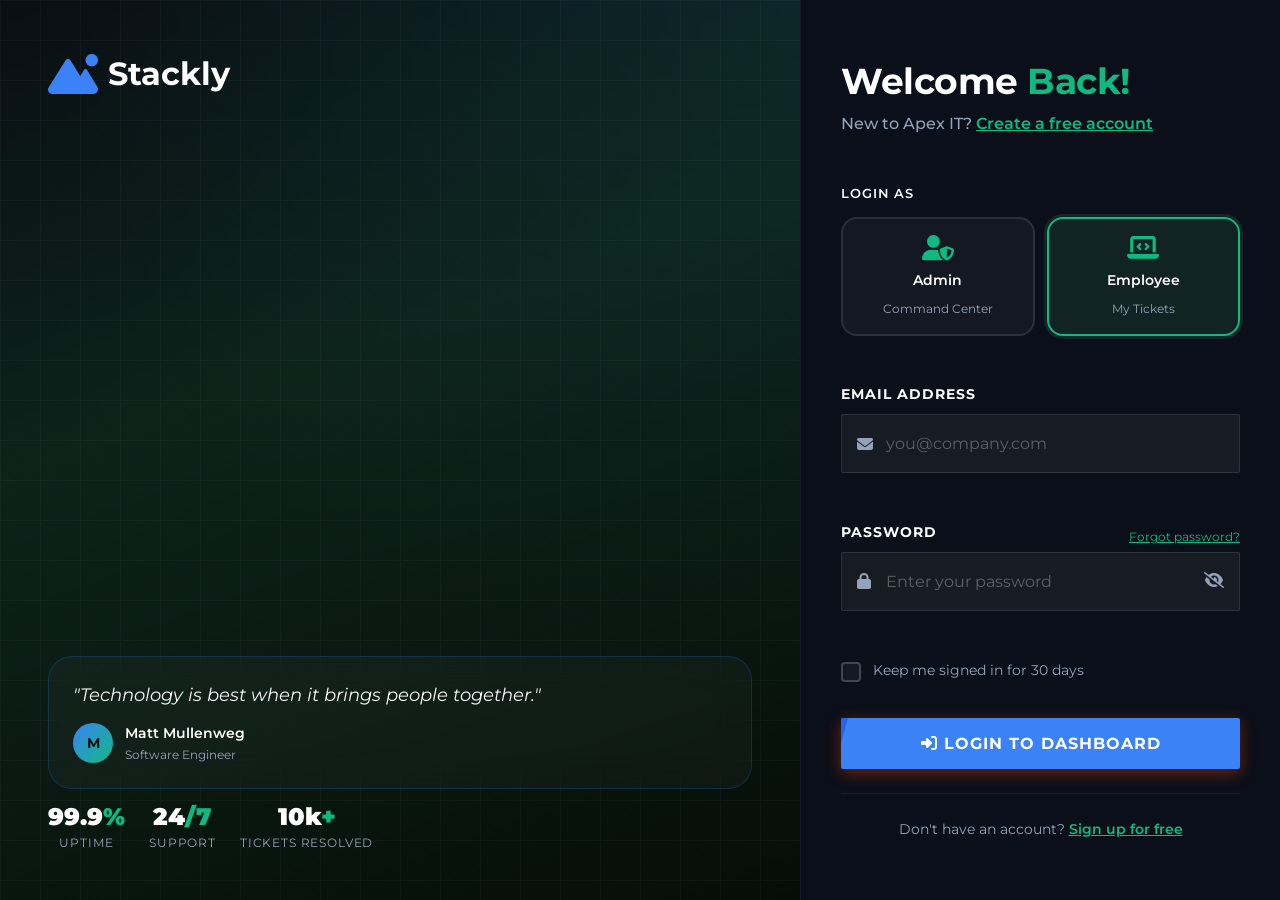
<file: login.html>
<!DOCTYPE html>
<html lang="en">
<head>
  <meta charset="UTF-8" />
  <meta name="viewport" content="width=device-width, initial-scale=1.0" />
  <meta name="description" content="Login to Apex IT Command Center - Manage your IT requests and dashboards." />
  <title>Login - Apex IT Command Center</title>
  <link rel="stylesheet" href="https://cdnjs.cloudflare.com/ajax/libs/font-awesome/6.5.1/css/all.min.css" />
  <link rel="stylesheet" href="css/style.css" />
  <link rel="stylesheet" href="css/auth.css" />
</head>
<body>

<div class="auth-page">

  <!-- Left Visual Panel -->
  <div class="auth-visual">
    <!-- Using a tech-oriented abstract background -->
    <div class="auth-visual-bg" style="background: radial-gradient(circle at top right, rgba(0, 191, 255, 0.1) 0%, var(--bg-darker) 60%);"></div>
    <div class="auth-visual-overlay"></div>
    
    <!-- Subtle tech grid -->
    <div class="dynamic-lines" style="position: absolute; inset: 0; z-index: 1;"></div>

    <div class="auth-visual-top">
      <a href="index.html" class="navbar-brand auth-logo" style="text-decoration:none; display: inline-flex; align-items: center; gap: 10px; color: #fff;">
        <i class="fa-solid fa-mountain-sun" style="font-size: 2.5rem; color: var(--primary-action);"></i>
        <span style="font-size: 2rem; font-weight: 700;">Stackly</span>
      </a>
    </div>

    <div class="auth-visual-bottom">
      <div class="auth-visual-quote">
        <blockquote>"Technology is best when it brings people together."</blockquote>
        <div class="auth-quote-author">
          <div class="aq-avatar">M</div>
          <div>
            <div class="aq-name">Matt Mullenweg</div>
            <div class="aq-title">Software Engineer</div>
          </div>
        </div>
      </div>
      <div class="auth-visual-stats">
        <div class="avs-item">
          <div class="avs-num">99.9<em>%</em></div>
          <div class="avs-label">Uptime</div>
        </div>
        <div class="avs-item">
          <div class="avs-num">24<em>/7</em></div>
          <div class="avs-label">Support</div>
        </div>
        <div class="avs-item">
          <div class="avs-num">10k<em>+</em></div>
          <div class="avs-label">Tickets Resolved</div>
        </div>
      </div>
    </div>
  </div>

  <!-- Right Form Panel -->
  <div class="auth-form-panel">

    <div class="auth-header">
      <a href="index.html" class="auth-logo d-none d-lg-flex" style="display: none; align-items: center; gap: 10px; text-decoration: none; color: #fff; margin-bottom: 2rem;">
        <i class="fa-solid fa-mountain-sun" style="font-size: 2rem; color: var(--primary-action);"></i>
        <span style="font-size: 1.5rem; font-weight: 700;">Apex IT</span>
      </a>
      <h1 class="auth-title">Welcome <span class="text-gradient" style="color: var(--secondary-accent);">Back!</span></h1>
      <p class="auth-subtitle">New to Apex IT? <a href="signup.html">Create a free account</a></p>
    </div>

    <!-- Role Selector -->
    <div style="margin-bottom:1.5rem;">
      <p style="font-size:0.8rem;font-weight:600;color:var(--clr-text);text-transform:uppercase;letter-spacing:0.07em;margin-bottom:0.75rem;">Login As</p>
      <div class="role-selector">
        <label class="role-option">
          <input type="radio" name="role" id="roleAdmin" value="admin" />
          <div class="role-label">
            <i class="fa-solid fa-user-shield"></i>
            <span>Admin</span>
            <small>Command Center</small>
          </div>
        </label>
        <label class="role-option">
          <input type="radio" name="role" id="roleCustomer" value="employee" checked />
          <div class="role-label">
            <i class="fa-solid fa-laptop-code"></i>
            <span>Employee</span>
            <small>My Tickets</small>
          </div>
        </label>
      </div>
      <div class="err-msg" id="roleErr" role="alert"></div>
    </div>

    <form id="loginForm" class="auth-form" novalidate>

      <!-- Email -->
      <div class="form-group">
        <label for="email" class="form-label">Email Address</label>
        <div class="input-wrap" style="position:relative;">
          <i class="fa-solid fa-envelope" style="position:absolute;left:1rem;top:50%;transform:translateY(-50%);color:var(--clr-text-muted);pointer-events:none;"></i>
          <input
            type="email" id="email" name="email"
            class="form-control" style="padding-left:2.75rem;"
            placeholder="you@company.com"
            autocomplete="email"
          />
        </div>
        <div class="err-msg" id="emailErr" role="alert"></div>
      </div>

      <!-- Password -->
      <div class="form-group">
        <div class="form-row-flex">
          <label for="password" class="form-label">Password</label>
          <a href="404.html" class="forgot-link" id="forgotPwdLink">Forgot password?</a>
        </div>
        <div class="input-wrap" style="position:relative;">
          <i class="fa-solid fa-lock" style="position:absolute;left:1rem;top:50%;transform:translateY(-50%);color:var(--clr-text-muted);pointer-events:none;"></i>
          <input
            type="password" id="password" name="password"
            class="form-control" style="padding-left:2.75rem;padding-right:3rem;"
            placeholder="Enter your password"
            autocomplete="current-password"
          />
          <button type="button" class="pwd-toggle" aria-label="Toggle password visibility">
            <i class="fa-solid fa-eye-slash"></i>
          </button>
        </div>
        <div class="err-msg" id="passwordErr" role="alert"></div>
      </div>

      <!-- Remember -->
      <label class="check-wrap">
        <input type="checkbox" id="remember" />
        <div class="check-box"></div>
        <span class="check-text">Keep me signed in for 30 days</span>
      </label>

      <!-- Submit -->
      <button type="submit" class="btn btn-primary btn-lg btn-full ripple" id="loginSubmitBtn" style="margin-top: 1rem; width: 100%;">
        <i class="fa-solid fa-right-to-bracket"></i> Login to Dashboard
      </button>
    </form>

    <div class="auth-footer-text">
      Don't have an account? <a href="signup.html">Sign up for free</a>
    </div>
  </div>

</div>

<script src="js/auth.js"></script>
</body>
</html>
</file>
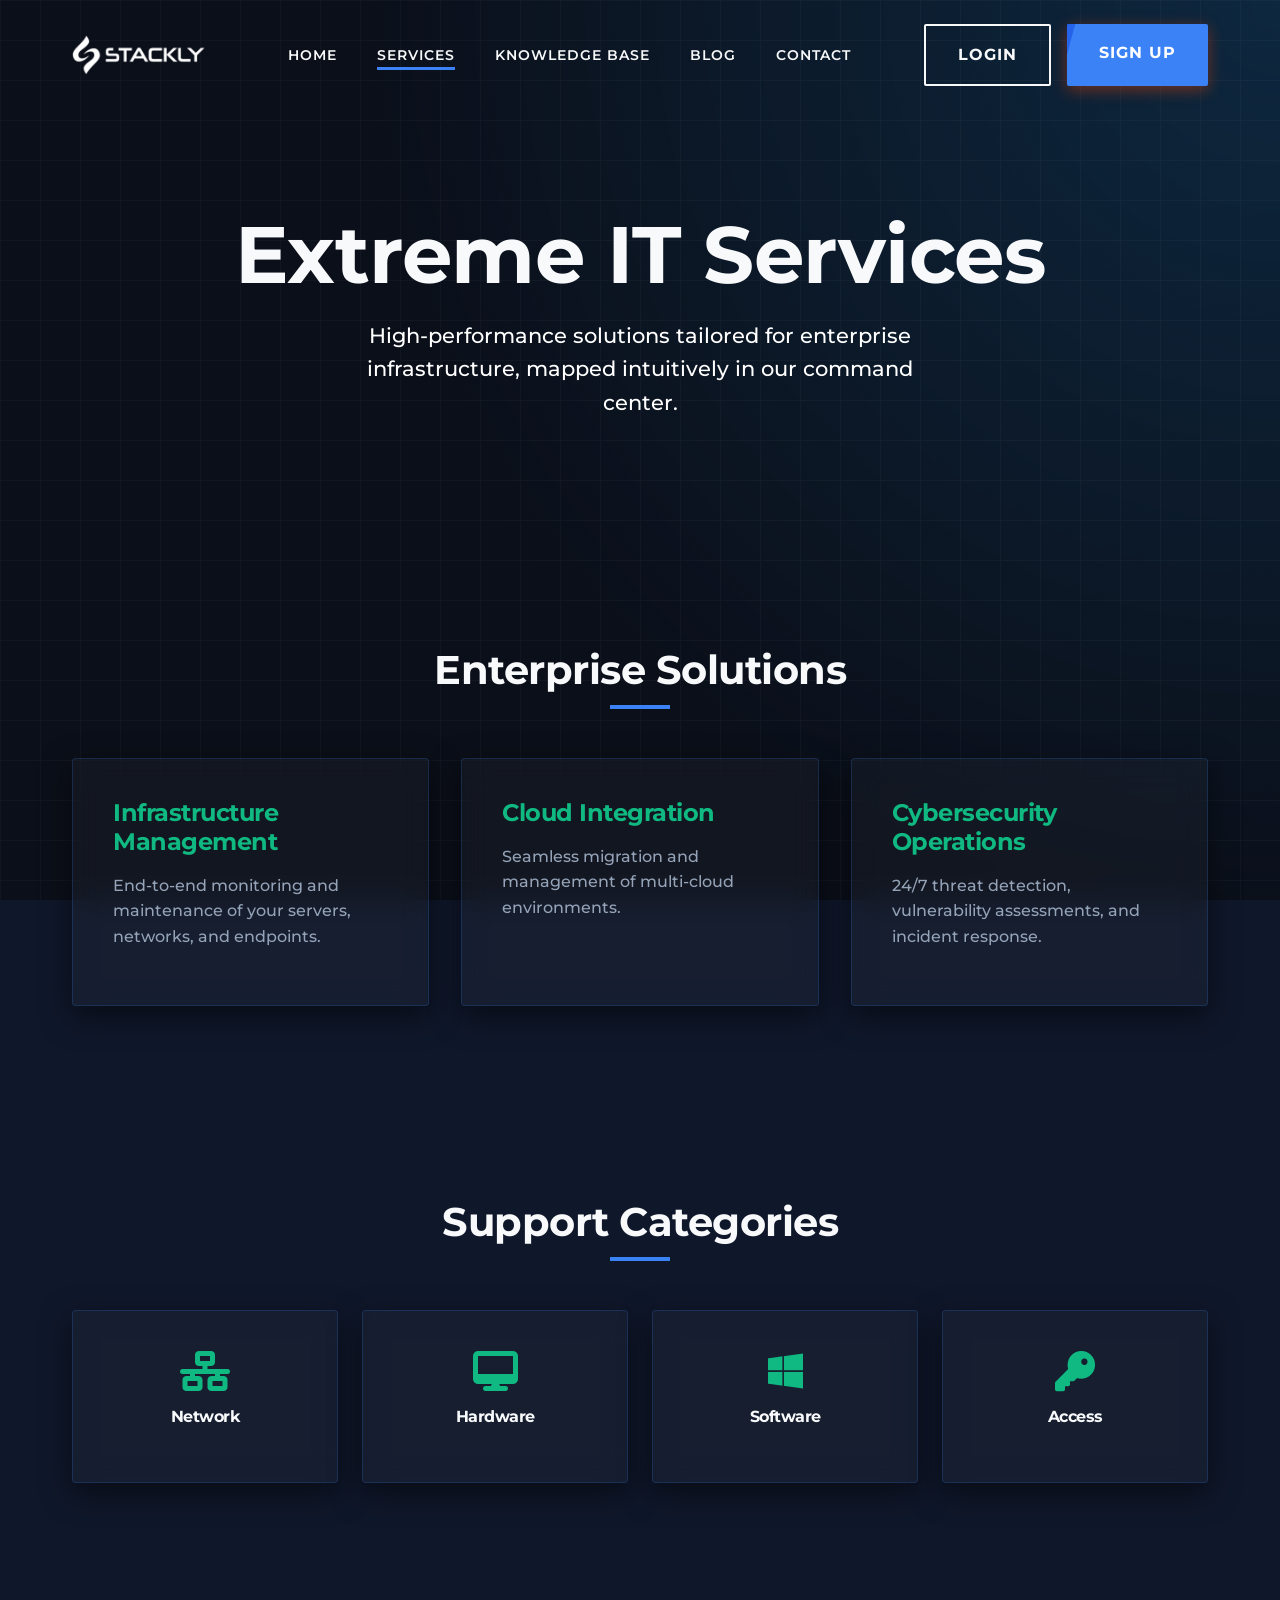
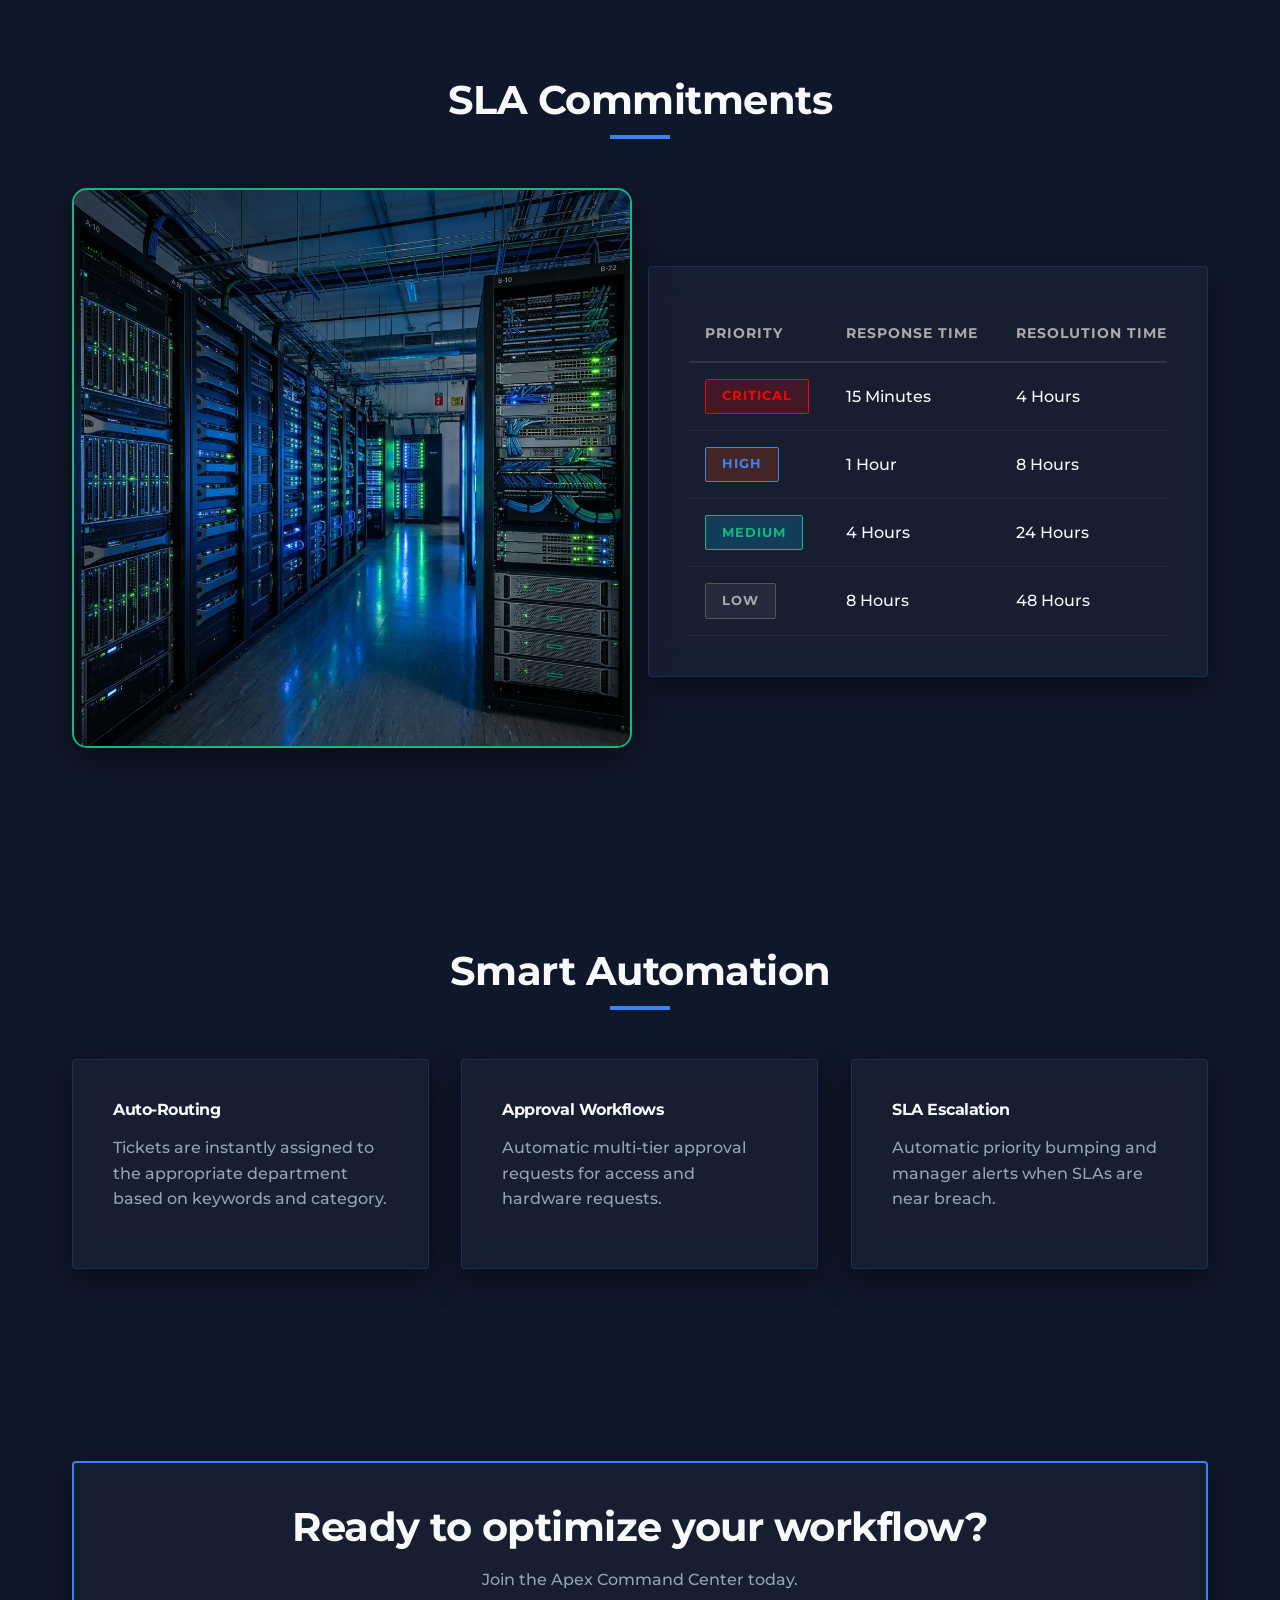
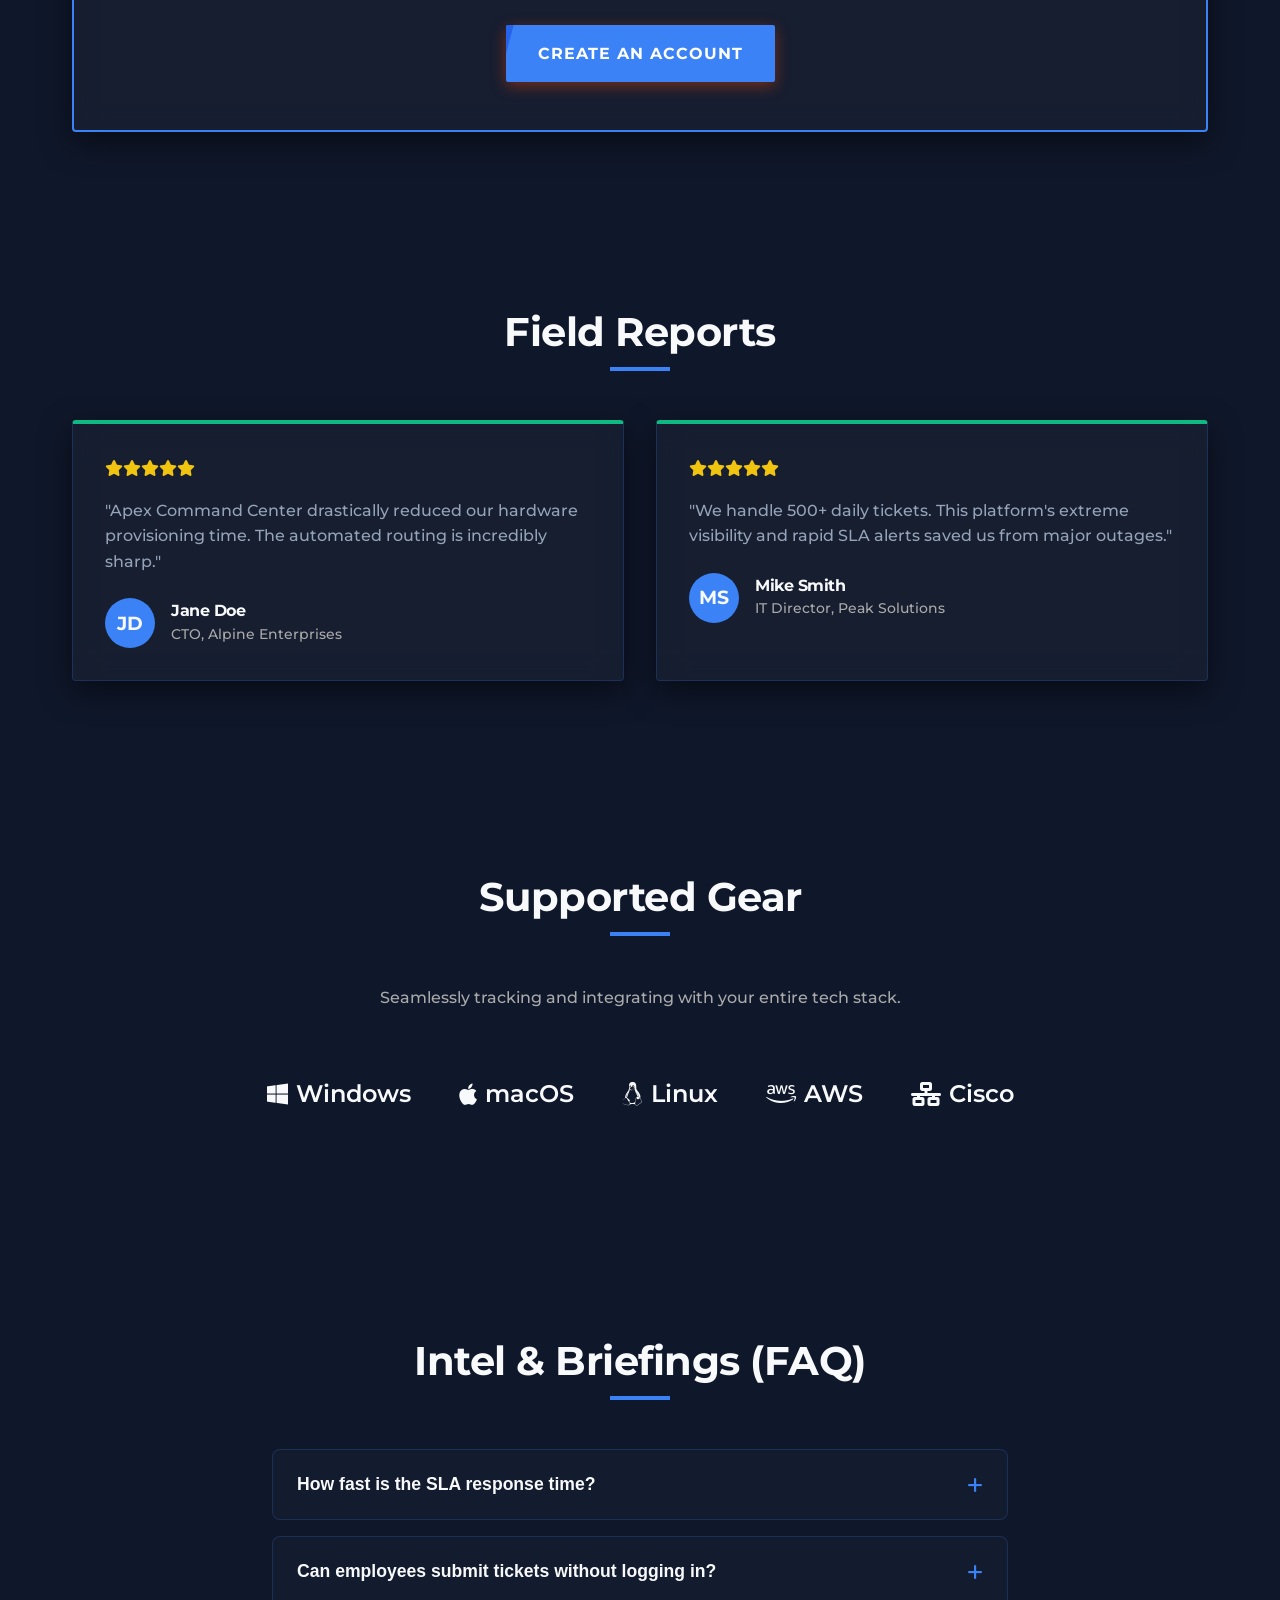
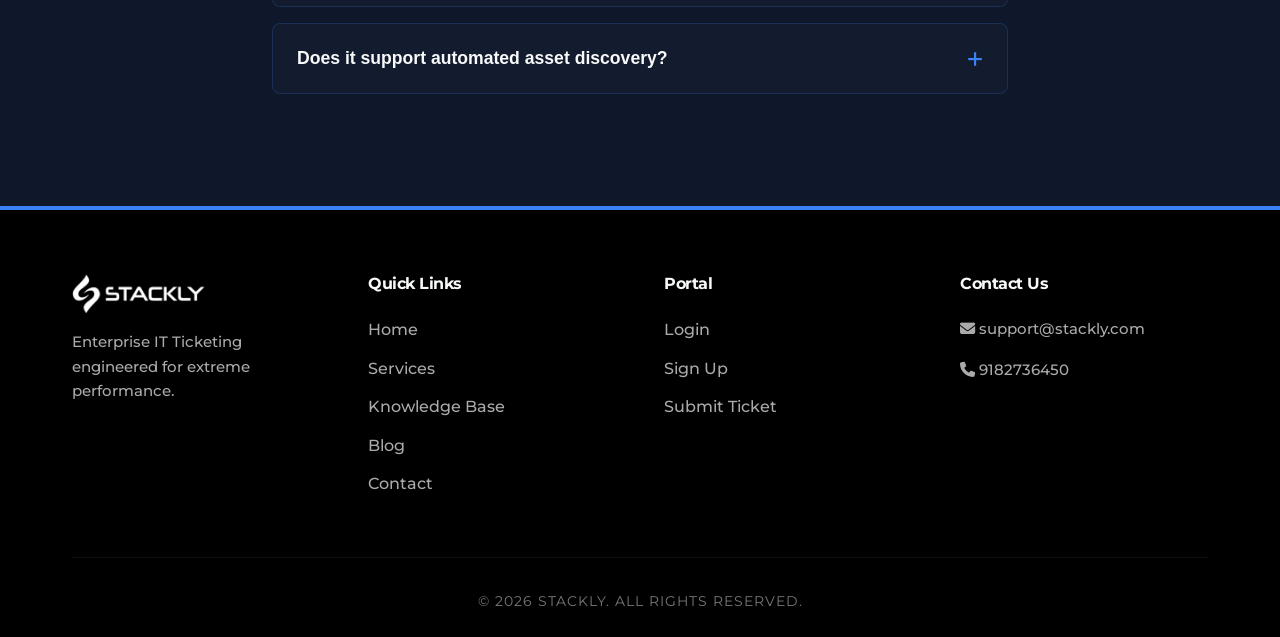
<file: services.html>
<!DOCTYPE html>
<html lang="en">
<head>
  <meta charset="UTF-8">
  <meta name="viewport" content="width=device-width, initial-scale=1.0">
  <title>Services | Apex Command Center</title>
  <link rel="stylesheet" href="https://cdnjs.cloudflare.com/ajax/libs/font-awesome/6.4.0/css/all.min.css">
  <link href="https://unpkg.com/aos@2.3.1/dist/aos.css" rel="stylesheet">
  <link rel="stylesheet" href="css/style.css">
</head>
<body>
  
  <div class="sports-background"></div>
  <div class="dynamic-lines"></div>

  <header>
    <div class="container nav-container">
      <nav>
        <a href="index.html" class="logo" style="display:flex; align-items:center;"><img src="assets/logo.webp" alt="Apex IT Logo" style="height: 40px; margin-right: 10px;"> </a>
        <ul class="nav-links">
          <li><a href="index.html">Home</a></li>
          <li><a href="services.html" class="active">Services</a></li>
          <li><a href="knowledge-base.html">Knowledge Base</a></li>
          <li><a href="blog.html">Blog</a></li>
          <li><a href="contact.html">Contact</a></li>
        </ul>
        <div class="nav-actions">
          <a href="login.html" class="btn btn-outline">Login</a>
          <a href="signup.html" class="btn btn-primary">Sign Up</a>
        </div>
        <button class="hamburger"><i class="fa-solid fa-bars"></i></button>
      </nav>
    </div>
  </header>

  <main style="padding-top: 100px;">
    <!-- 1. Hero -->
    <section class="hero text-center" style="min-height: 50vh;">
      <div class="container">
        <h1 data-aos="zoom-in">Extreme IT Services</h1>
        <p data-aos="fade-up" data-aos-delay="200" style="max-width: 600px; margin: 0 auto; color: #fff;">High-performance solutions tailored for enterprise infrastructure, mapped intuitively in our command center.</p>
      </div>
    </section>

    <!-- 2. IT Services -->
    <section id="it-services">
      <div class="container">
        <h2 class="section-title" data-aos="fade-down">Enterprise Solutions</h2>
        <div style="display: grid; grid-template-columns: repeat(auto-fit, minmax(300px, 1fr)); gap: 2rem;">
          <div class="glass-card" data-aos="slide-right">
            <h3>Infrastructure Management</h3>
            <p>End-to-end monitoring and maintenance of your servers, networks, and endpoints.</p>
          </div>
          <div class="glass-card" data-aos="zoom-in" data-aos-delay="100">
            <h3>Cloud Integration</h3>
            <p>Seamless migration and management of multi-cloud environments.</p>
          </div>
          <div class="glass-card" data-aos="slide-left" data-aos-delay="200">
            <h3>Cybersecurity Operations</h3>
            <p>24/7 threat detection, vulnerability assessments, and incident response.</p>
          </div>
        </div>
      </div>
    </section>

    <!-- 3. Ticket Categories -->
    <section id="categories">
      <div class="container">
        <h2 class="section-title" data-aos="fade-down">Support Categories</h2>
        <div style="display: grid; grid-template-columns: repeat(auto-fit, minmax(200px, 1fr)); gap: 1.5rem;">
          <div class="glass-card text-center" data-aos="flip-up"><i class="fa-solid fa-network-wired" style="font-size: 2.5rem; color: var(--secondary-accent); margin-bottom: 1rem;"></i><h4>Network</h4></div>
          <div class="glass-card text-center" data-aos="flip-up" data-aos-delay="100"><i class="fa-solid fa-desktop" style="font-size: 2.5rem; color: var(--secondary-accent); margin-bottom: 1rem;"></i><h4>Hardware</h4></div>
          <div class="glass-card text-center" data-aos="flip-up" data-aos-delay="200"><i class="fa-brands fa-windows" style="font-size: 2.5rem; color: var(--secondary-accent); margin-bottom: 1rem;"></i><h4>Software</h4></div>
          <div class="glass-card text-center" data-aos="flip-up" data-aos-delay="300"><i class="fa-solid fa-key" style="font-size: 2.5rem; color: var(--secondary-accent); margin-bottom: 1rem;"></i><h4>Access</h4></div>
        </div>
      </div>
    </section>

      <!-- 4. SLA Overview -->
      <section id="sla">
        <div class="container">
          <h2 class="section-title" data-aos="fade-down">SLA Commitments</h2>
          <div class="grid-2-col" style="align-items: center;">
            <div data-aos="fade-right">
              <img src="assets/services_sla.webp" alt="High Performance Server Room" style="width: 100%; border-radius: 15px; border: 2px solid var(--secondary-accent); box-shadow: 0 10px 30px rgba(0, 0, 0, 0.5);">
            </div>
            <div class="glass-card" data-aos="zoom-in-up">
              <div style="overflow-x: auto; width: 100%;">
                <table style="width: 100%; border-collapse: collapse; text-align: left; min-width: 500px;">
                <thead>
                  <tr style="border-bottom: 2px solid var(--primary-action);">
                    <th style="padding: 1rem;">Priority</th>
                    <th style="padding: 1rem;">Response Time</th>
                    <th style="padding: 1rem;">Resolution Time</th>
                  </tr>
                </thead>
                <tbody>
                  <tr>
                    <td style="padding: 1rem;"><span class="badge badge-high">Critical</span></td>
                    <td style="padding: 1rem;">15 Minutes</td>
                    <td style="padding: 1rem;">4 Hours</td>
                  </tr>
                  <tr>
                    <td style="padding: 1rem;"><span class="badge badge-open">High</span></td>
                    <td style="padding: 1rem;">1 Hour</td>
                    <td style="padding: 1rem;">8 Hours</td>
                  </tr>
                  <tr>
                    <td style="padding: 1rem;"><span class="badge badge-progress">Medium</span></td>
                    <td style="padding: 1rem;">4 Hours</td>
                    <td style="padding: 1rem;">24 Hours</td>
                  </tr>
                  <tr>
                    <td style="padding: 1rem;"><span class="badge badge-closed">Low</span></td>
                    <td style="padding: 1rem;">8 Hours</td>
                    <td style="padding: 1rem;">48 Hours</td>
                  </tr>
                </tbody>
                </table>
              </div>
            </div>
          </div>
        </div>
      </section>

    <!-- 5. Automation Features -->
    <section id="automation">
      <div class="container">
        <h2 class="section-title" data-aos="fade-down">Smart Automation</h2>
        <div style="display: grid; grid-template-columns: repeat(auto-fit, minmax(250px, 1fr)); gap: 2rem;">
          <div class="glass-card" data-aos="flip-left">
            <h4>Auto-Routing</h4>
            <p>Tickets are instantly assigned to the appropriate department based on keywords and category.</p>
          </div>
          <div class="glass-card" data-aos="flip-left" data-aos-delay="100">
            <h4>Approval Workflows</h4>
            <p>Automatic multi-tier approval requests for access and hardware requests.</p>
          </div>
          <div class="glass-card" data-aos="flip-left" data-aos-delay="200">
            <h4>SLA Escalation</h4>
            <p>Automatic priority bumping and manager alerts when SLAs are near breach.</p>
          </div>
        </div>
      </div>
    </section>

    <!-- 6. CTA -->
    <section class="contact-cta text-center" style="padding-bottom: 5rem;">
      <div class="container">
        <div class="glass-card" data-aos="zoom-in" style="border: 2px solid var(--primary-action);">
          <h2>Ready to optimize your workflow?</h2>
          <p style="margin-bottom: 2rem;">Join the Apex Command Center today.</p>
          <a href="signup.html" class="btn btn-primary">Create an Account</a>
        </div>
      </div>
    </section>
    <!-- New Sections (Testimonials, Integrations, FAQ) -->
    <section class="testimonials" id="testimonials">
      <div class="container">
        <h2 class="section-title" data-aos="fade-down">Field Reports</h2>
        <div style="display: grid; grid-template-columns: repeat(auto-fit, minmax(300px, 1fr)); gap: 2rem;">
          <div class="glass-card testimonial-card" data-aos="zoom-in" data-aos-delay="100">
            <div class="stars"><i class="fa-solid fa-star"></i><i class="fa-solid fa-star"></i><i class="fa-solid fa-star"></i><i class="fa-solid fa-star"></i><i class="fa-solid fa-star"></i></div>
            <p>"Apex Command Center drastically reduced our hardware provisioning time. The automated routing is incredibly sharp."</p>
            <div class="testimonial-author">
              <div class="author-avatar">JD</div>
              <div class="author-info">
                <h4>Jane Doe</h4>
                <p>CTO, Alpine Enterprises</p>
              </div>
            </div>
          </div>
          <div class="glass-card testimonial-card" data-aos="zoom-in" data-aos-delay="200">
            <div class="stars"><i class="fa-solid fa-star"></i><i class="fa-solid fa-star"></i><i class="fa-solid fa-star"></i><i class="fa-solid fa-star"></i><i class="fa-solid fa-star"></i></div>
            <p>"We handle 500+ daily tickets. This platform's extreme visibility and rapid SLA alerts saved us from major outages."</p>
            <div class="testimonial-author">
              <div class="author-avatar">MS</div>
              <div class="author-info">
                <h4>Mike Smith</h4>
                <p>IT Director, Peak Solutions</p>
              </div>
            </div>
          </div>
        </div>
      </div>
    </section>

    <section class="integrations text-center" id="integrations">
      <div class="container">
        <h2 class="section-title" data-aos="fade-down">Supported Gear</h2>
        <p data-aos="fade-up" style="color: #aaa; margin-bottom: 2rem;">Seamlessly tracking and integrating with your entire tech stack.</p>
        <div class="integrations-scroll" data-aos="zoom-in-up">
          <div class="integration-item"><i class="fa-brands fa-windows"></i> Windows</div>
          <div class="integration-item"><i class="fa-brands fa-apple"></i> macOS</div>
          <div class="integration-item"><i class="fa-brands fa-linux"></i> Linux</div>
          <div class="integration-item"><i class="fa-brands fa-aws"></i> AWS</div>
          <div class="integration-item"><i class="fa-solid fa-network-wired"></i> Cisco</div>
        </div>
      </div>
    </section>

    <section class="faq" id="faq">
      <div class="container" style="max-width: 800px;">
        <h2 class="section-title" data-aos="fade-down">Intel & Briefings (FAQ)</h2>
        <div class="faq-list" data-aos="fade-up">
          <div class="faq-item">
            <button class="faq-question">How fast is the SLA response time? <i class="fa-solid fa-plus faq-icon"></i></button>
            <div class="faq-answer">
              <p style="padding-top: 1rem;">Critical priority tickets trigger immediate alerts with a mandatory 15-minute response SLA. Normal tickets guarantee a 4-hour response.</p>
            </div>
          </div>
          <div class="faq-item">
            <button class="faq-question">Can employees submit tickets without logging in? <i class="fa-solid fa-plus faq-icon"></i></button>
            <div class="faq-answer">
              <p style="padding-top: 1rem;">Security is our top priority. All field agents and employees must authenticate via the portal before transmitting a service request.</p>
            </div>
          </div>
          <div class="faq-item">
            <button class="faq-question">Does it support automated asset discovery? <i class="fa-solid fa-plus faq-icon"></i></button>
            <div class="faq-answer">
              <p style="padding-top: 1rem;">Yes, the platform integrates natively with AD and leading MDM solutions to keep your hardware and software inventory in perfect sync.</p>
            </div>
          </div>
        </div>
      </div>
    </section>
  </main>

  <footer>
    <div class="container">
      <div class="footer-content">
        <div class="footer-col">
          <a href="index.html" class="logo" style="margin-bottom: 1rem; display: inline-flex; align-items:center;"><img src="assets/logo.webp" alt="Apex IT Logo" style="height: 40px; margin-right: 10px;"></a>
          <p>Enterprise IT Ticketing engineered for extreme performance.</p>
        </div>
        <div class="footer-col">
          <h4>Quick Links</h4>
          <ul>
            <li><a href="index.html">Home</a></li>
            <li><a href="services.html">Services</a></li>
            <li><a href="knowledge-base.html">Knowledge Base</a></li>
          <li><a href="blog.html">Blog</a></li>
          <li><a href="contact.html">Contact</a></li>
          </ul>
        </div>
        <div class="footer-col">
          <h4>Portal</h4>
          <ul>
            <li><a href="404.html">Login</a></li>
            <li><a href="404.html">Sign Up</a></li>
            <li><a href="404.html">Submit Ticket</a></li>
          </ul>
        </div>
        <div class="footer-col">
          <h4>Contact Us</h4>
          <p><i class="fa-solid fa-envelope"></i> support@stackly.com</p>
          <p><i class="fa-solid fa-phone"></i> 9182736450</p>
        </div>
      </div>
      <div class="footer-bottom">
        &copy; 2026 Stackly. All rights reserved.
      </div>
    </div>
  </footer>

  <script src="https://unpkg.com/aos@2.3.1/dist/aos.js"></script>
  <script src="js/main.js"></script>
</body>
</html>
</file>
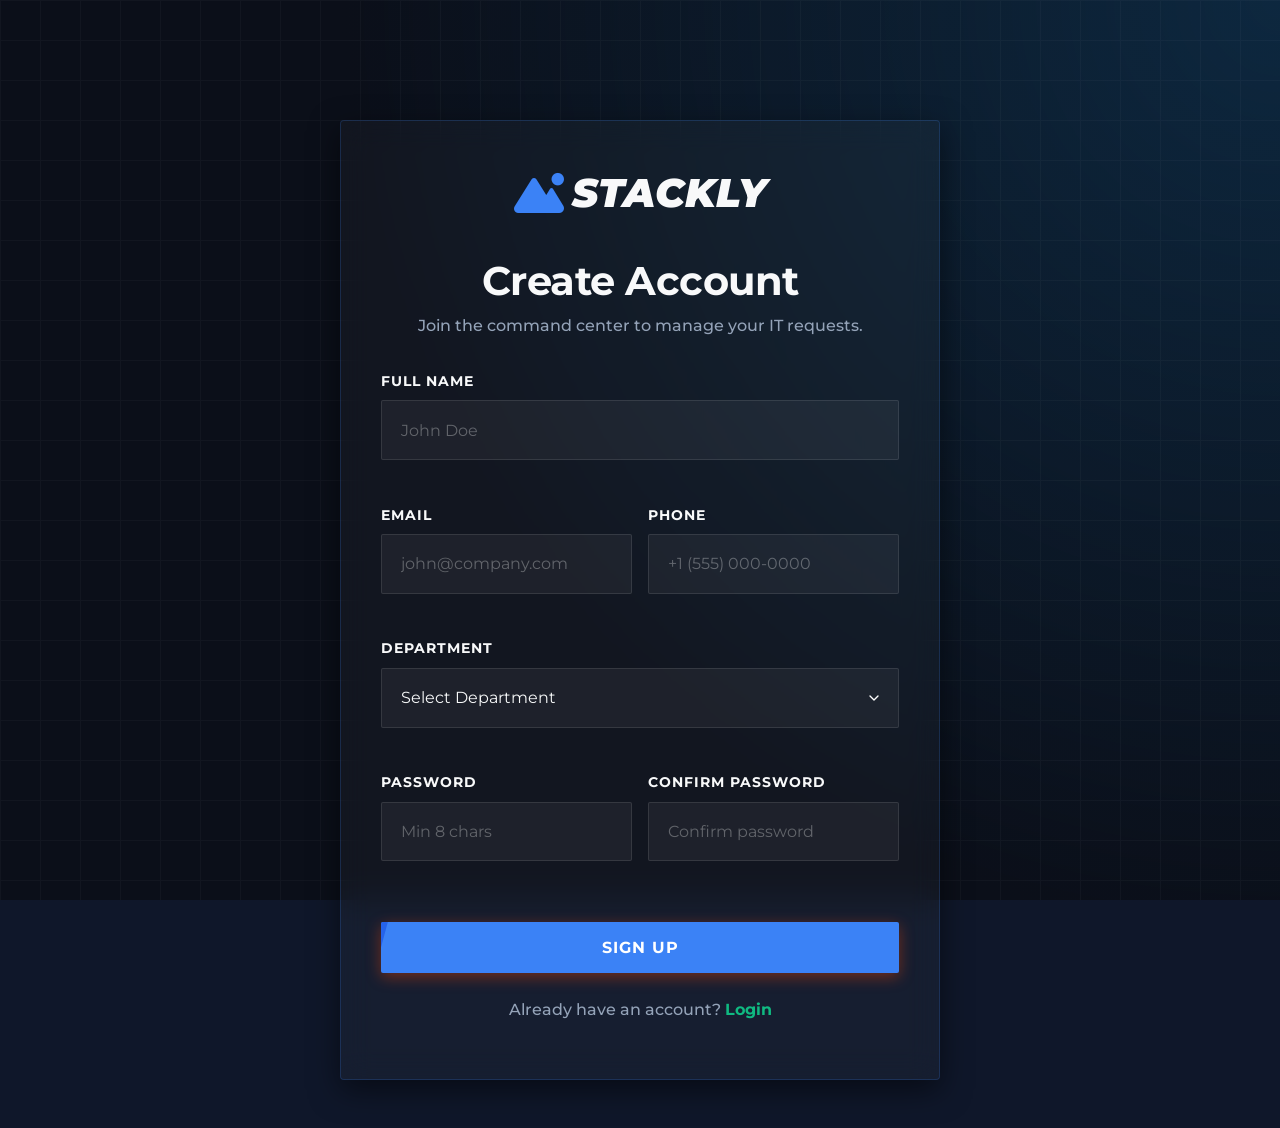
<file: signup.html>
<!DOCTYPE html>
<html lang="en">
<head>
  <meta charset="UTF-8">
  <meta name="viewport" content="width=device-width, initial-scale=1.0">
  <title>Sign Up | Apex Command Center</title>
  <link rel="stylesheet" href="https://cdnjs.cloudflare.com/ajax/libs/font-awesome/6.4.0/css/all.min.css">
  <link href="https://unpkg.com/aos@2.3.1/dist/aos.css" rel="stylesheet">
  <link rel="stylesheet" href="css/style.css">
</head>
<body>
  
  <div class="sports-background"></div>
  <div class="dynamic-lines"></div>

  <div class="auth-section">
    <div class="glass-card auth-card" data-aos="zoom-in-up" style="max-width: 600px;">
      <a href="index.html" class="logo" style="justify-content: center; margin-bottom: 2rem;">
        <i class="fa-solid fa-mountain-sun" style="font-size: 2.5rem;"></i> <span style="font-size: 2.5rem;">Stackly</span>
      </a>
      
      <h2 style="margin-bottom: 0.5rem; color: var(--text-light);">Create Account</h2>
      <p style="margin-bottom: 2rem;">Join the command center to manage your IT requests.</p>

      <form id="signupForm" class="grid-2-col" style="text-align: left;">
        
        <div class="form-group" style="grid-column: span 2;">
          <label>Full Name</label>
          <input type="text" name="name" class="form-control" placeholder="John Doe" required>
          <span class="error-msg"></span>
        </div>
        
        <div class="form-group">
          <label>Email</label>
          <input type="email" name="email" class="form-control" placeholder="john@company.com" required>
          <span class="error-msg"></span>
        </div>
        
        <div class="form-group">
          <label>Phone</label>
          <input type="tel" name="phone" class="form-control" placeholder="+1 (555) 000-0000" required>
          <span class="error-msg"></span>
        </div>

        <div class="form-group" style="grid-column: span 2;">
          <label>Department</label>
          <select name="department" class="form-control" required>
            <option value="">Select Department</option>
            <option value="hr">Human Resources</option>
            <option value="finance">Finance</option>
            <option value="engineering">Engineering</option>
            <option value="marketing">Marketing</option>
            <option value="sales">Sales</option>
          </select>
          <span class="error-msg"></span>
        </div>
        
        <div class="form-group">
          <label>Password</label>
          <input type="password" name="password" class="form-control check-strength" placeholder="Min 8 chars" required>
          <span class="error-msg"></span>
        </div>
        
        <div class="form-group">
          <label>Confirm Password</label>
          <input type="password" name="confirmPassword" class="form-control" placeholder="Confirm password" required>
          <span class="error-msg"></span>
        </div>

        <div style="grid-column: span 2;">
          <button type="submit" class="btn btn-primary" style="width: 100%; margin-top: 1rem;">Sign Up</button>
        </div>
      </form>

      <p style="margin-top: 1.5rem;">Already have an account? <a href="login.html" style="color: var(--secondary-accent); text-decoration: none; font-weight: 700;">Login</a></p>
    </div>
  </div>


  <script src="https://unpkg.com/aos@2.3.1/dist/aos.js"></script>
  <script src="js/main.js"></script>
  <script>
    document.getElementById('signupForm').addEventListener('submit', function(e) {
      setTimeout(() => {
        if (!e.defaultPrevented) {
          e.preventDefault();
          
          const name = document.querySelector('input[name="name"]').value;
          const email = document.querySelector('input[name="email"]').value;
          const phone = document.querySelector('input[name="phone"]').value;
          const department = document.querySelector('select[name="department"]').value;
          const password = document.querySelector('input[name="password"]').value;
          
          // Get existing users
          let users = JSON.parse(localStorage.getItem('users')) || [];
          
          // Check if email already exists
          if (users.find(u => u.email === email)) {
            alert('Email already registered!');
            return;
          }
          
          // Add new user
          const newUser = {
            name, email, phone, department, password,
            role: 'employee' // default role for signups
          };
          users.push(newUser);
          localStorage.setItem('users', JSON.stringify(users));
          
          alert('Account created successfully! Please login.');
          window.location.href = 'login.html';
        }
      }, 50);
    });
  </script>
</body>
</html>
</file>
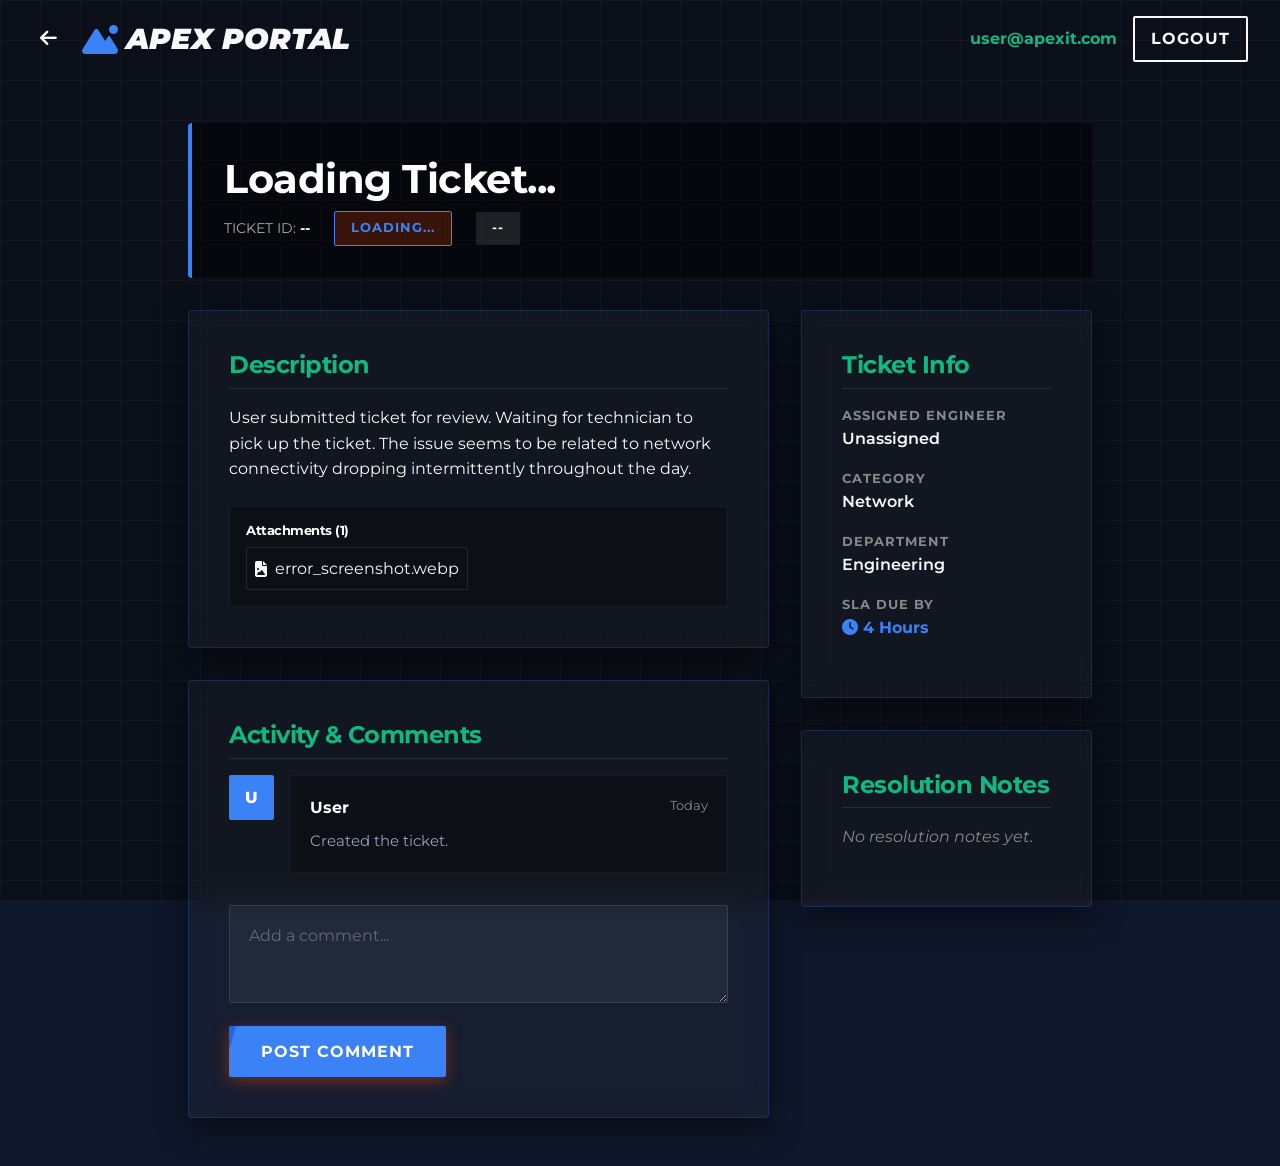
<file: ticket-details.html>
<!DOCTYPE html>
<html lang="en">
<head>
  <meta charset="UTF-8">
  <meta name="viewport" content="width=device-width, initial-scale=1.0">
  <title>Ticket Details | Apex Command Center</title>
  <link rel="stylesheet" href="https://cdnjs.cloudflare.com/ajax/libs/font-awesome/6.4.0/css/all.min.css">
  <link rel="stylesheet" href="css/style.css">
</head>
<body>
  
  <div class="sports-background" style="background: var(--bg-darker);"></div>
  <div class="dynamic-lines"></div>

  <!-- Dashboard Top Navbar -->
  <header class="sticky" style="padding: 1rem 2rem;">
    <div style="display: flex; justify-content: space-between; align-items: center; width: 100%;">
      <div style="display: flex; align-items: center; gap: 1rem;">
        <a href="employee-dashboard.html" class="btn btn-outline" style="padding: 0.5rem; display: flex; align-items: center; justify-content: center; font-size: 1.2rem; border: none;" title="Back to Dashboard"><i class="fa-solid fa-arrow-left"></i></a>
        <a href="index.html" class="logo"><i class="fa-solid fa-mountain-sun"></i> Apex Portal</a>
      </div>
      
      <div style="display: flex; align-items: center; gap: 1rem;">
        <span class="user-email-display" style="color: var(--secondary-accent); font-weight: 700;">user@apexit.com</span>
        <a href="#" class="btn btn-outline logout-btn" style="padding: 0.5rem 1rem;">Logout</a>
      </div>
    </div>
  </header>

  <div class="dashboard-container" style="justify-content: center;">
    
    <main class="main-content" style="margin-left: 0; max-width: 1000px; width: 100%;">
      
      <div id="ticketDetailsContainer">
        <!-- Header -->
        <div class="dashboard-header" style="margin-bottom: 2rem; background: rgba(0,0,0,0.5); padding: 2rem; border-radius: 4px; border-left: 4px solid var(--primary-action);">
          <div>
            <h2 id="detailTitle" style="color: #fff; margin-bottom: 0.5rem;">Loading Ticket...</h2>
            <div style="display: flex; gap: 1.5rem; align-items: center;">
              <span style="color: #aaa; font-size: 0.9rem;">TICKET ID: <strong id="detailId" style="color: #fff;">--</strong></span>
              <span class="badge badge-open" id="detailStatus">Loading...</span>
              <span class="badge" style="background: rgba(255,255,255,0.1); color: #fff;" id="detailPriority">--</span>
            </div>
          </div>
        </div>

        <div class="grid-2-1-col" style="gap: 2rem;">
          
          <!-- Left Column: Details & Comments -->
          <div>
            <div class="glass-card" style="margin-bottom: 2rem;">
              <h3 style="margin-bottom: 1rem; border-bottom: 1px solid rgba(255,255,255,0.1); padding-bottom: 0.5rem; color: var(--secondary-accent);">Description</h3>
              <p style="white-space: pre-wrap; color: var(--text-light); font-weight: 400;">User submitted ticket for review. Waiting for technician to pick up the ticket. The issue seems to be related to network connectivity dropping intermittently throughout the day.</p>
              
              <div style="margin-top: 1.5rem; padding: 1rem; background: rgba(0,0,0,0.3); border-radius: 4px; border: 1px solid rgba(255,255,255,0.05);">
                <h5 style="color: #fff; margin-bottom: 0.5rem;">Attachments (1)</h5>
                <a href="#" style="color: var(--text-light); text-decoration: none; display: inline-flex; align-items: center; gap: 0.5rem; padding: 0.5rem; border: 1px solid rgba(255,255,255,0.1); border-radius: 2px;">
                  <i class="fa-solid fa-file-image"></i> error_screenshot.webp
                </a>
              </div>
            </div>

            <div class="glass-card">
              <h3 style="margin-bottom: 1rem; border-bottom: 1px solid rgba(255,255,255,0.1); padding-bottom: 0.5rem; color: var(--secondary-accent);">Activity & Comments</h3>
              
              <div style="display: flex; gap: 1rem; margin-bottom: 1.5rem;">
                <div style="width: 45px; height: 45px; background: var(--primary-action); border-radius: 2px; display: flex; align-items: center; justify-content: center; font-weight: 800; color: #fff;">U</div>
                <div style="flex: 1; background: rgba(0,0,0,0.3); padding: 1.2rem; border-radius: 2px; border: 1px solid rgba(255,255,255,0.05);">
                  <div style="display: flex; justify-content: space-between; margin-bottom: 0.5rem;">
                    <strong style="color: #fff;">User</strong>
                    <small style="color: #888;" id="detailDate">Today</small>
                  </div>
                  <p style="margin: 0; font-size: 0.95rem; font-weight: 400;">Created the ticket.</p>
                </div>
              </div>

              <!-- Add Comment -->
              <div style="margin-top: 2rem;">
                <textarea class="form-control" rows="3" placeholder="Add a comment..."></textarea>
                <button class="btn btn-primary" style="margin-top: 1rem;">Post Comment</button>
              </div>
            </div>
          </div>

          <!-- Right Column: Meta Info -->
          <div>
            <div class="glass-card" style="margin-bottom: 2rem;">
              <h3 style="margin-bottom: 1rem; border-bottom: 1px solid rgba(255,255,255,0.1); padding-bottom: 0.5rem; color: var(--secondary-accent);">Ticket Info</h3>
              
              <div style="margin-bottom: 1rem;">
                <small style="color: #888; display: block; text-transform: uppercase; letter-spacing: 1px; font-weight: 700;">Assigned Engineer</small>
                <span style="font-weight: 600;">Unassigned</span>
              </div>
              <div style="margin-bottom: 1rem;">
                <small style="color: #888; display: block; text-transform: uppercase; letter-spacing: 1px; font-weight: 700;">Category</small>
                <span style="font-weight: 600;">Network</span>
              </div>
              <div style="margin-bottom: 1rem;">
                <small style="color: #888; display: block; text-transform: uppercase; letter-spacing: 1px; font-weight: 700;">Department</small>
                <span style="font-weight: 600;">Engineering</span>
              </div>
              <div style="margin-bottom: 1rem;">
                <small style="color: #888; display: block; text-transform: uppercase; letter-spacing: 1px; font-weight: 700;">SLA Due By</small>
                <span style="color: var(--primary-action); font-weight: 700;"><i class="fa-solid fa-clock"></i> 4 Hours</span>
              </div>
            </div>

            <div class="glass-card">
              <h3 style="margin-bottom: 1rem; border-bottom: 1px solid rgba(255,255,255,0.1); padding-bottom: 0.5rem; color: var(--secondary-accent);">Resolution Notes</h3>
              <p style="color: #888; font-style: italic; font-weight: 400;">No resolution notes yet.</p>
            </div>
          </div>

        </div>
      </div>

    </main>
  </div>

  <script src="js/main.js"></script>
  <script src="js/dashboard.js"></script>
</body>
</html>
</file>
<file: css/style.css>
@import url('https://fonts.googleapis.com/css2?family=Montserrat:ital,wght@0,300;0,400;0,500;0,600;0,700;0,800;0,900;1,700&display=swap');

:root {
  --primary-action: #3B82F6; /* Professional Tech Blue */
  --primary-hover: #2563EB;
  --secondary-accent: #10B981; /* Emerald Green */
  --bg-dark: #0F172A; /* Slate 900 */
  --bg-darker: #0B0F19; /* Darker Slate */
  --text-light: #F8F9FA;
  --text-muted: #94A3B8; /* Slate 400 */
  
  --glass-bg: rgba(255, 255, 255, 0.03);
  --glass-border: rgba(59, 130, 246, 0.2);
  --glass-shadow: 0 10px 30px 0 rgba(0, 0, 0, 0.5);
  
  --transition: all 0.3s cubic-bezier(0.25, 0.8, 0.25, 1);
}

* {
  margin: 0;
  padding: 0;
  box-sizing: border-box;
}

html {
  scroll-behavior: smooth;
  font-size: 16px;
  overflow-x: hidden;
}

body {
  font-family: 'Montserrat', sans-serif;
  background-color: var(--bg-dark);
  color: var(--text-light);
  line-height: 1.6;
  overflow-x: hidden;
  position: relative;
  min-height: 100vh;
  display: flex;
  flex-direction: column;
}

/* Background Effects */
.sports-background {
  position: fixed;
  top: 0;
  left: 0;
  width: 100%;
  height: 100%;
  z-index: -2;
  background: radial-gradient(circle at top right, rgba(0, 191, 255, 0.1) 0%, var(--bg-darker) 60%);
}

/* Subtle Tech Grid to replace dynamic lines */
.dynamic-lines {
  position: fixed;
  top: 0;
  left: 0;
  width: 100%;
  height: 100%;
  z-index: -1;
  pointer-events: none;
  opacity: 0.03;
  background-image: 
    linear-gradient(rgba(255, 255, 255, 1) 1px, transparent 1px),
    linear-gradient(90deg, rgba(255, 255, 255, 1) 1px, transparent 1px);
  background-size: 40px 40px;
}

/* Typography */
h1, h2, h3, h4, h5, h6 {
  font-weight: 700;
  line-height: 1.2;
  margin-bottom: 1rem;
  letter-spacing: -0.5px;
}

h1 { 
  font-size: 3.5rem; 
  color: var(--text-light);
}
h2 { 
  font-size: 2.5rem; 
  color: var(--text-light); 
}
h3 { font-size: 1.5rem; color: var(--secondary-accent); }
p { margin-bottom: 1rem; color: var(--text-muted); font-weight: 500; }

/* Utilities */
.container {
  width: 100%;
  max-width: 1200px;
  margin: 0 auto;
  padding: 0 2rem;
}

.text-center { text-align: center; }
.mt-4 { margin-top: 2rem; }
.mb-4 { margin-bottom: 2rem; }
.text-action { color: var(--primary-action); }

.grid-2-col {
  display: grid;
  grid-template-columns: 1fr 1fr;
  gap: 1rem;
}

.grid-2-1-col {
  display: grid;
  grid-template-columns: 2fr 1fr;
  gap: 1.5rem;
}

/* Glassmorphism / Cards */
.glass-card {
  background: var(--glass-bg);
  backdrop-filter: blur(15px);
  -webkit-backdrop-filter: blur(15px);
  border: 1px solid var(--glass-border);
  border-radius: 4px; /* Sharper edges for extreme feel */
  padding: 2.5rem;
  box-shadow: var(--glass-shadow);
  transition: var(--transition);
  position: relative;
  overflow: hidden;
}

.glass-card::before {
  content: '';
  position: absolute;
  top: 0;
  left: 0;
  width: 4px;
  height: 100%;
  background: var(--primary-action);
  transform: scaleY(0);
  transition: transform 0.3s ease;
  transform-origin: bottom;
}

.glass-card:hover {
  transform: translateY(-8px) scale(1.02);
  border-color: var(--primary-action);
  box-shadow: 0 15px 45px 0 rgba(255, 69, 0, 0.15);
}

.glass-card:hover::before {
  transform: scaleY(1);
  transform-origin: top;
}

/* Buttons */
.btn {
  display: inline-block;
  padding: 1rem 2rem;
  border-radius: 2px; /* Sharp corners */
  font-weight: 700;
  text-transform: uppercase;
  text-decoration: none;
  cursor: pointer;
  transition: var(--transition);
  border: none;
  font-family: 'Montserrat', sans-serif;
  font-size: 1rem;
  letter-spacing: 1px;
  position: relative;
  overflow: hidden;
  z-index: 1;
}

.btn-primary {
  background: var(--primary-action);
  color: #fff;
  box-shadow: 0 4px 15px rgba(255, 69, 0, 0.4);
}

.btn-primary::before {
  content: '';
  position: absolute;
  top: 0;
  left: -100%;
  width: 100%;
  height: 100%;
  background: var(--primary-hover);
  transition: all 0.4s ease;
  z-index: -1;
  transform: skewX(-15deg);
}

.btn-primary:hover::before {
  left: 0;
  transform: skewX(0deg);
}

.btn-primary:hover {
  box-shadow: 0 8px 25px rgba(255, 69, 0, 0.6);
  transform: translateY(-3px);
}

.btn-outline {
  background: transparent;
  color: var(--text-light);
  border: 2px solid var(--text-light);
}

.btn-outline:hover {
  background: var(--text-light);
  color: var(--bg-dark);
}

/* Navbar */
header {
  position: fixed;
  top: 0;
  left: 0;
  width: 100%;
  z-index: 1000;
  transition: var(--transition);
  padding: 1.5rem 0;
}

header.sticky {
  background: rgba(10, 10, 10, 0.95);
  backdrop-filter: blur(15px);
  padding: 1rem 0;
  border-bottom: 2px solid var(--primary-action);
  box-shadow: 0 10px 30px rgba(0,0,0,0.8);
}

nav {
  display: flex;
  justify-content: space-between;
  align-items: center;
}

.logo {
  font-size: 1.8rem;
  font-weight: 900;
  font-style: italic;
  color: var(--text-light);
  text-decoration: none;
  display: flex;
  align-items: center;
  gap: 0.5rem;
  text-transform: uppercase;
}

.logo i {
  color: var(--primary-action);
}

.nav-links {
  display: flex;
  list-style: none;
  gap: 2.5rem;
}

.nav-links a {
  color: var(--text-light);
  text-decoration: none;
  font-weight: 600;
  text-transform: uppercase;
  font-size: 0.9rem;
  letter-spacing: 1px;
  transition: var(--transition);
  position: relative;
}

.nav-links a::after {
  content: '';
  position: absolute;
  width: 0;
  height: 3px;
  bottom: -6px;
  left: 0;
  background-color: var(--primary-action);
  transition: var(--transition);
}

.nav-links a:hover::after, .nav-links a.active::after {
  width: 100%;
}

.nav-links a:hover {
  color: var(--primary-action);
}

.nav-actions {
  display: flex;
  gap: 1rem;
}

.hamburger {
  display: none;
  cursor: pointer;
  background: transparent;
  border: none;
  color: var(--text-light);
  font-size: 1.8rem;
}

/* Hero Section */
.hero {
  min-height: 100vh;
  display: flex;
  align-items: center;
  padding-top: 80px;
  position: relative;
}

.hero-content {
  max-width: 800px;
  margin: 0 auto;
  text-align: center;
}

.hero h1 {
  font-size: 5rem;
  line-height: 1;
  margin-bottom: 1.5rem;
  color: var(--text-light);
}

.hero p {
  font-size: 1.3rem;
  margin-bottom: 2.5rem;
  max-width: 650px;
  color: #ddd;
  margin-left: auto;
  margin-right: auto;
}

.hero-btns {
  display: flex;
  justify-content: center;
  flex-wrap: wrap;
  gap: 1.5rem;
}

/* Sections General */
section {
  padding: 6rem 0;
}

.section-title {
  text-align: center;
  margin: 0 auto 4rem auto;
  position: relative;
  display: block;
  width: fit-content;
}

.section-title::after {
  content: '';
  position: absolute;
  bottom: -15px;
  left: 50%;
  transform: translateX(-50%);
  width: 60px;
  height: 4px;
  background: var(--primary-action);
}

/* Forms */
.form-group {
  margin-bottom: 1.8rem;
  text-align: left;
}

.form-group label {
  display: block;
  margin-bottom: 0.5rem;
  font-weight: 700;
  color: var(--text-light);
  text-transform: uppercase;
  font-size: 0.85rem;
  letter-spacing: 1px;
}

.form-control {
  width: 100%;
  padding: 1.2rem;
  background: rgba(255, 255, 255, 0.05);
  border: 1px solid rgba(255,255,255,0.1);
  border-radius: 2px;
  color: var(--text-light);
  font-family: 'Montserrat', sans-serif;
  transition: var(--transition);
  font-size: 1rem;
}

.form-control:focus {
  outline: none;
  border-color: var(--primary-action);
  background: rgba(255, 255, 255, 0.08);
  box-shadow: 0 0 15px rgba(255, 69, 0, 0.2);
}

.form-control::placeholder {
  color: rgba(255, 255, 255, 0.3);
}

select.form-control {
  appearance: none;
  background-image: url("data:image/svg+xml;charset=UTF-8,%3csvg xmlns='http://www.w3.org/2000/svg' viewBox='0 0 24 24' fill='none' stroke='white' stroke-width='2' stroke-linecap='round' stroke-linejoin='round'%3e%3cpolyline points='6 9 12 15 18 9'%3e%3c/polyline%3e%3c/svg%3e");
  background-repeat: no-repeat;
  background-position: right 1rem center;
  background-size: 1em;
}

select.form-control option {
  background-color: var(--bg-dark);
  color: var(--text-light);
}

.error-msg {
  color: #ff3b30;
  font-size: 0.85rem;
  margin-top: 0.5rem;
  display: none;
  font-weight: 600;
}

.form-group.error .form-control {
  border-color: #ff3b30;
}

.form-group.error .error-msg {
  display: block;
}

/* Testimonials */
.testimonial-card {
  padding: 2rem;
  border-top: 4px solid var(--secondary-accent);
}
.testimonial-author {
  display: flex;
  align-items: center;
  gap: 1rem;
  margin-top: 1.5rem;
}
.author-avatar {
  width: 50px;
  height: 50px;
  border-radius: 50%;
  background: var(--primary-action);
  display: flex;
  align-items: center;
  justify-content: center;
  font-size: 1.2rem;
  font-weight: bold;
}
.author-info h4 { margin-bottom: 0.2rem; }
.author-info p { font-size: 0.85rem; color: #aaa; margin: 0; }
.stars { color: #f1c40f; margin-bottom: 1rem; }

/* Integrations */
.integrations-scroll {
  display: flex;
  gap: 3rem;
  justify-content: center;
  flex-wrap: wrap;
  padding: 2rem 0;
  opacity: 0.7;
}
.integration-item {
  display: flex;
  align-items: center;
  gap: 0.5rem;
  font-size: 1.5rem;
  font-weight: 600;
  transition: var(--transition);
}
.integration-item:hover {
  opacity: 1;
  color: var(--primary-action);
  transform: translateY(-5px);
}

/* FAQ */
.faq-item {
  background: rgba(255, 255, 255, 0.02);
  border: 1px solid var(--glass-border);
  border-radius: 8px;
  margin-bottom: 1rem;
  overflow: hidden;
  transition: var(--transition);
}
.faq-item:hover { border-color: rgba(255, 69, 0, 0.3); }
.faq-question {
  width: 100%;
  padding: 1.5rem;
  display: flex;
  justify-content: space-between;
  align-items: center;
  background: none;
  border: none;
  color: var(--text-light);
  font-size: 1.1rem;
  font-weight: 600;
  cursor: pointer;
  text-align: left;
}
.faq-icon {
  transition: transform 0.3s ease;
  color: var(--primary-action);
}
.faq-answer {
  max-height: 0;
  overflow: hidden;
  transition: max-height 0.3s ease, padding 0.3s ease;
  padding: 0 1.5rem;
  color: #ddd;
}
.faq-item.active .faq-answer {
  max-height: 500px;
  padding: 0 1.5rem 1.5rem;
}
.faq-item.active .faq-icon {
  transform: rotate(45deg);
}

/* Footer */
footer {
  background: #000;
  padding: 4rem 0 1.5rem;
  border-top: 4px solid var(--primary-action);
  margin-top: auto;
}

.footer-content {
  display: grid;
  grid-template-columns: repeat(auto-fit, minmax(200px, 1fr));
  gap: 3rem;
  margin-bottom: 3rem;
}

.footer-col h4 {
  color: var(--text-light);
  margin-bottom: 1.5rem;
}

.footer-col p {
  font-size: 0.95rem;
  color: #aaa;
}

.footer-col ul {
  list-style: none;
}

.footer-col ul li {
  margin-bottom: 0.8rem;
}

.footer-col ul li a {
  color: #aaa;
  text-decoration: none;
  transition: var(--transition);
  font-weight: 500;
}

.footer-col ul li a:hover {
  color: var(--primary-action);
  padding-left: 5px;
}

.footer-bottom {
  text-align: center;
  padding-top: 2rem;
  border-top: 1px solid rgba(255, 255, 255, 0.05);
  color: #777;
  font-size: 0.9rem;
  text-transform: uppercase;
  letter-spacing: 1px;
}

/* Auth Pages Specific */
.auth-section {
  min-height: 100vh;
  display: flex;
  align-items: center;
  justify-content: center;
  padding: 120px 1rem 3rem;
}

.auth-card {
  width: 100%;
  max-width: 500px;
  text-align: center;
}

/* Dashboards specific */
.dashboard-container {
  display: flex;
  min-height: 100vh;
  padding-top: 75px;
}

.sidebar {
  width: 260px;
  background: #000;
  border-right: 1px solid rgba(255,255,255,0.05);
  padding: 2rem 0;
  position: fixed;
  height: calc(100vh - 75px);
  overflow-y: auto;
}

.sidebar-menu {
  list-style: none;
}

.sidebar-menu li a {
  display: flex;
  align-items: center;
  gap: 1rem;
  padding: 1.2rem 2rem;
  color: #aaa;
  text-decoration: none;
  transition: var(--transition);
  border-left: 4px solid transparent;
  font-weight: 600;
  text-transform: uppercase;
  font-size: 0.85rem;
  letter-spacing: 1px;
}

.sidebar-menu li a:hover, .sidebar-menu li a.active {
  color: #fff;
  background: rgba(255, 69, 0, 0.1);
  border-left-color: var(--primary-action);
}

.sidebar-menu li a i {
  font-size: 1.2rem;
  color: var(--primary-action);
}

.main-content {
  flex: 1;
  margin-left: 260px;
  padding: 3rem;
}

.dashboard-header {
  display: flex;
  justify-content: space-between;
  align-items: center;
  margin-bottom: 2.5rem;
}

.stats-grid {
  display: grid;
  grid-template-columns: repeat(auto-fit, minmax(200px, 1fr));
  gap: 2rem;
  margin-bottom: 3rem;
}

.stat-card {
  text-align: center;
  padding: 2rem;
}

.stat-card i {
  font-size: 2.5rem;
  color: var(--secondary-accent);
  margin-bottom: 1rem;
}

.stat-card h3 {
  font-size: 3rem;
  margin-bottom: 0.5rem;
  color: #fff;
}

/* Badges */
.badge {
  padding: 0.4rem 1rem;
  border-radius: 2px;
  font-size: 0.8rem;
  font-weight: 700;
  text-transform: uppercase;
  letter-spacing: 1px;
  display: inline-block;
}

.badge-open { background: rgba(255, 69, 0, 0.2); color: var(--primary-action); border: 1px solid var(--primary-action); }
.badge-progress { background: rgba(0, 191, 255, 0.2); color: var(--secondary-accent); border: 1px solid var(--secondary-accent); }
.badge-resolved { background: rgba(46, 204, 113, 0.2); color: #2ecc71; border: 1px solid #2ecc71; }
.badge-closed { background: rgba(255, 255, 255, 0.05); color: #aaa; border: 1px solid #555; }
.badge-high { background: rgba(255, 0, 0, 0.2); color: #ff0000; border: 1px solid #ff0000; }

table {
  width: 100%;
  border-collapse: collapse;
  text-align: left;
}

th {
  padding: 1.2rem 1rem;
  color: #aaa;
  text-transform: uppercase;
  font-size: 0.85rem;
  letter-spacing: 1px;
  border-bottom: 2px solid rgba(255,255,255,0.1);
}

td {
  padding: 1.2rem 1rem;
  border-bottom: 1px solid rgba(255,255,255,0.05);
  font-weight: 500;
}

tr:hover td {
  background: rgba(255,255,255,0.02);
}

/* Responsive */
@media (max-width: 768px) {
  .nav-links, .nav-actions {
    display: none;
  }
  
  .hamburger {
    display: block;
  }

  .hero h1 {
    font-size: 3rem;
  }

  .glass-card {
    padding: 1.5rem;
  }

  .sidebar {
    transform: translateX(-100%);
    z-index: 100;
    transition: var(--transition);
  }

  .sidebar.open {
    transform: translateX(0);
  }

  .main-content {
    margin-left: 0;
    padding: 1.5rem;
  }

  .nav-active {
    position: fixed;
    top: 75px;
    left: 0;
    width: 100%;
    height: calc(100vh - 75px);
    overflow-y: auto;
    background: rgba(10, 10, 10, 0.98);
    backdrop-filter: blur(15px);
    flex-direction: column;
    padding: 2rem;
    gap: 1.5rem;
    display: flex;
    border-bottom: 2px solid var(--primary-action);
    animation: slideDown 0.3s ease forwards;
  }


  .nav-active .nav-links, .nav-active .nav-actions {
    display: flex;
    flex-direction: column;
    text-align: center;
    width: 100%;
  }

  @keyframes slideDown {
    from { opacity: 0; transform: translateY(-10px); }
    to { opacity: 1; transform: translateY(0); }
  }
}

@media (max-width: 992px) {
  .grid-2-1-col {
    grid-template-columns: 1fr;
  }
  .grid-2-col {
    grid-template-columns: 1fr;
  }
  .footer-content {
    grid-template-columns: repeat(2, 1fr);
  }
}

@media (max-width: 768px) {
  .footer-content {
    grid-template-columns: 1fr;
    text-align: center;
  }
}

@media (max-width: 480px) {
  .hero h1 {
    font-size: 2.2rem;
  }
  .stat-card h3 {
    font-size: 2rem;
  }
  section {
    padding: 3rem 0;
  }
}

.dashboard-section {
  display: none;
}

.dashboard-section.active {
  display: block;
  animation: fadeIn 0.4s ease forwards;
}
</file>
<file: css/auth.css>
:root {
  --clr-bg: var(--bg-dark);
  --clr-bg-alt: var(--bg-darker);
  --clr-text: var(--text-light);
  --clr-text-muted: var(--text-muted);
  --clr-white: #ffffff;
  --clr-accent: var(--secondary-accent);
  --clr-accent-dim: var(--primary-action);
  --grad-accent: linear-gradient(135deg, var(--primary-action), var(--secondary-accent));
  
  --font-head: 'Montserrat', sans-serif;
  --fs-xs: 0.75rem;
  --fs-sm: 0.875rem;
  --fs-base: 1rem;
  --fs-lg: 1.125rem;
  --fs-2xl: 1.5rem;
  --fs-3xl: 1.875rem;
  --fs-4xl: 2.25rem;
  
  --fw-semi: 600;
  --fw-bold: 700;
  --fw-black: 900;
  
  --sp-1: 0.25rem;
  --sp-2: 0.5rem;
  --sp-3: 0.75rem;
  --sp-4: 1rem;
  --sp-5: 1.25rem;
  --sp-6: 1.5rem;
  --sp-8: 2rem;
  --sp-10: 2.5rem;
  --sp-12: 3rem;
  
  --r-lg: 1rem;
  --r-xl: 1.5rem;
  --r-full: 9999px;
  
  --glass-blur: blur(18px);
}
/* ============================================================
   WildPeak Adventures — Auth Pages CSS (Login & Signup)
   ============================================================ */

.auth-page {
  min-height: 100vh;
  display: flex;
  align-items: stretch;
  background: var(--clr-bg);
}

/* ── Left Panel (Visual) ── */
.auth-visual {
  flex: 1;
  position: relative;
  overflow: hidden;
  display: flex;
  flex-direction: column;
  justify-content: space-between;
  padding: var(--sp-12);
  min-height: 100vh;
}
.auth-visual-bg {
  position: absolute; inset:0;
  background-size: cover;
  background-position: center;
  background-repeat: no-repeat;
  transition: transform 0.1s linear;
}
.auth-visual-overlay {
  position: absolute; inset:0;
  background: linear-gradient(160deg, rgba(6,13,8,0.3) 0%, rgba(13,43,26,0.7) 40%, rgba(6,13,8,0.95) 100%);
}
.auth-visual-top {
  position: relative; z-index:2;
}
.auth-visual-bottom {
  position: relative; z-index:2;
}
.auth-visual-quote {
  background: var(--glass-bg);
  backdrop-filter: var(--glass-blur);
  border: 1px solid var(--glass-border);
  border-radius: var(--r-xl);
  padding: var(--sp-6);
  margin-bottom: var(--sp-4);
}
.auth-visual-quote blockquote {
  font-family: var(--font-head);
  font-size: var(--fs-lg);
  font-style: italic;
  color: var(--clr-text);
  line-height: 1.65;
  margin-bottom: var(--sp-3);
}
.auth-quote-author {
  display: flex;
  align-items: center;
  gap: var(--sp-3);
}
.aq-avatar {
  width: 40px; height: 40px;
  background: var(--grad-accent);
  border-radius: 50%;
  display: flex; align-items: center; justify-content: center;
  font-weight: var(--fw-bold); color:#060d08; font-size: var(--fs-sm);
}
.aq-name { font-weight: var(--fw-semi); font-size: var(--fs-sm); color: var(--clr-white); }
.aq-title { font-size: var(--fs-xs); color: var(--clr-text-muted); }

.auth-visual-stats {
  display: flex;
  gap: var(--sp-6);
}
.avs-item { text-align: center; }
.avs-num {
  font-family: var(--font-head);
  font-size: var(--fs-2xl);
  font-weight: var(--fw-black);
  color: var(--clr-white);
  line-height:1;
}
.avs-num em { font-style:normal; color: var(--clr-accent); }
.avs-label {
  font-size: var(--fs-xs);
  color: var(--clr-text-muted);
  text-transform: uppercase;
  letter-spacing: 0.07em;
  margin-top: var(--sp-1);
}

/* ── Right Panel (Form) ── */
.auth-form-panel {
  width: 480px;
  flex-shrink: 0;
  display: flex;
  flex-direction: column;
  justify-content: center;
  padding: var(--sp-12) var(--sp-10);
  background: var(--clr-bg-alt);
  border-left: 1px solid rgba(255,255,255,0.05);
  overflow-y: auto;
}

.auth-header {
  margin-bottom: var(--sp-8);
}
.auth-logo {
  display: flex;
  align-items: center;
  gap: var(--sp-3);
  margin-bottom: var(--sp-8);
  text-decoration: none;
}
.auth-logo .logo-box { width:36px; height:36px; font-size:1.1rem; }
.auth-logo .logo-name { font-size: 1.15rem; }
.auth-title {
  font-size: var(--fs-4xl);
  font-weight: var(--fw-bold);
  color: var(--clr-white);
  margin-bottom: var(--sp-2);
  line-height: 1.2;
}
.auth-subtitle {
  font-size: var(--fs-base);
  color: var(--clr-text-muted);
}
.auth-subtitle a {
  color: var(--clr-accent);
  font-weight: var(--fw-semi);
}
.auth-subtitle a:hover { text-decoration: underline; }

/* Role Selector */
.role-selector {
  display: grid;
  grid-template-columns: 1fr 1fr;
  gap: var(--sp-3);
  margin-bottom: var(--sp-6);
}
.role-option {
  position: relative;
}
.role-option input[type="radio"] {
  position: absolute;
  opacity:0; width:0; height:0;
}
.role-label {
  display: flex;
  flex-direction: column;
  align-items: center;
  gap: var(--sp-2);
  padding: var(--sp-4) var(--sp-3);
  background: rgba(255,255,255,0.04);
  border: 2px solid rgba(255,255,255,0.1);
  border-radius: var(--r-lg);
  cursor: pointer;
  transition: all 0.3s ease;
  text-align: center;
}
.role-label:hover {
  border-color: rgba(74,222,128,0.3);
  background: rgba(74,222,128,0.05);
}
.role-option input:checked + .role-label {
  border-color: var(--clr-accent);
  background: rgba(74,222,128,0.1);
  box-shadow: 0 0 0 3px rgba(74,222,128,0.12);
}
.role-label i { font-size: 1.6rem; color: var(--clr-accent); }
.role-label span { font-size: var(--fs-sm); font-weight: var(--fw-semi); color: var(--clr-white); }
.role-label small { font-size: var(--fs-xs); color: var(--clr-text-muted); }

/* Auth Form */
.auth-form { display: flex; flex-direction: column; gap: var(--sp-5); }

.form-row { display: grid; grid-template-columns: 1fr 1fr; gap: var(--sp-4); }

/* Password Toggle */
.input-wrap {
  position: relative;
}
.input-wrap .form-control { padding-right: 3rem; }
.pwd-toggle {
  position: absolute;
  right: var(--sp-4); top: 50%;
  transform: translateY(-50%);
  background: none; border: none;
  color: var(--clr-text-muted);
  cursor: pointer;
  font-size: var(--fs-base);
  transition: color 0.25s;
  padding: 0;
}
.pwd-toggle:hover { color: var(--clr-accent); }

/* Password Strength */
.pwd-strength {
  display: flex;
  gap: var(--sp-1);
  margin-top: var(--sp-1);
}
.pwd-bar {
  height: 3px;
  flex:1;
  background: rgba(255,255,255,0.1);
  border-radius: var(--r-full);
  transition: background 0.3s;
}
.pwd-bar.weak   { background: #ef4444; }
.pwd-bar.medium { background: #f59e0b; }
.pwd-bar.strong { background: var(--clr-accent); }

/* Checkbox */
.check-wrap {
  display: flex;
  align-items: flex-start;
  gap: var(--sp-3);
  cursor: pointer;
}
.check-wrap input[type="checkbox"] { display:none; }
.check-box {
  width: 20px; height: 20px;
  flex-shrink:0;
  border: 2px solid rgba(255,255,255,0.2);
  border-radius: var(--sp-1);
  display: flex; align-items: center; justify-content: center;
  transition: all 0.25s;
  margin-top: 2px;
  background: rgba(255,255,255,0.04);
}
.check-wrap input:checked ~ .check-box {
  background: var(--clr-accent);
  border-color: var(--clr-accent);
}
.check-wrap input:checked ~ .check-box::after {
  content: '✓';
  font-size: 0.7rem;
  color: #060d08;
  font-weight: var(--fw-black);
}
.check-text { font-size: var(--fs-sm); color: var(--clr-text-muted); line-height: 1.5; }
.check-text a { color: var(--clr-accent); }

/* Divider */
.auth-divider {
  display: flex;
  align-items: center;
  gap: var(--sp-4);
  margin-block: var(--sp-2);
}
.auth-divider::before,
.auth-divider::after {
  content:''; flex:1; height:1px;
  background: rgba(255,255,255,0.1);
}
.auth-divider span { font-size: var(--fs-xs); color: var(--clr-text-muted); white-space: nowrap; }

.btn-full { width: 100%; }

/* Auth Footer text */
.auth-footer-text {
  text-align: center;
  font-size: var(--fs-sm);
  color: var(--clr-text-muted);
  margin-top: var(--sp-6);
  padding-top: var(--sp-6);
  border-top: 1px solid rgba(255,255,255,0.06);
}
.auth-footer-text a { color: var(--clr-accent); font-weight: var(--fw-semi); }

/* Forgot password */
.form-row-flex {
  display: flex;
  align-items: center;
  justify-content: space-between;
}
.forgot-link {
  font-size: var(--fs-xs);
  color: var(--clr-accent);
  transition: color 0.25s;
}
.forgot-link:hover { color: var(--clr-accent-dim); }

/* ── Responsive ── */
@media (max-width:1023px) {
  .auth-visual { display: none; }
  .auth-form-panel {
    width: 100%;
    padding: var(--sp-8) var(--sp-6);
    min-height: 100vh;
  }
}
@media (max-width:639px) {
  .auth-form-panel { padding: var(--sp-6) var(--sp-4); }
  .form-row { grid-template-columns: 1fr; }
  .auth-title { font-size: var(--fs-3xl); }
}
</file>
